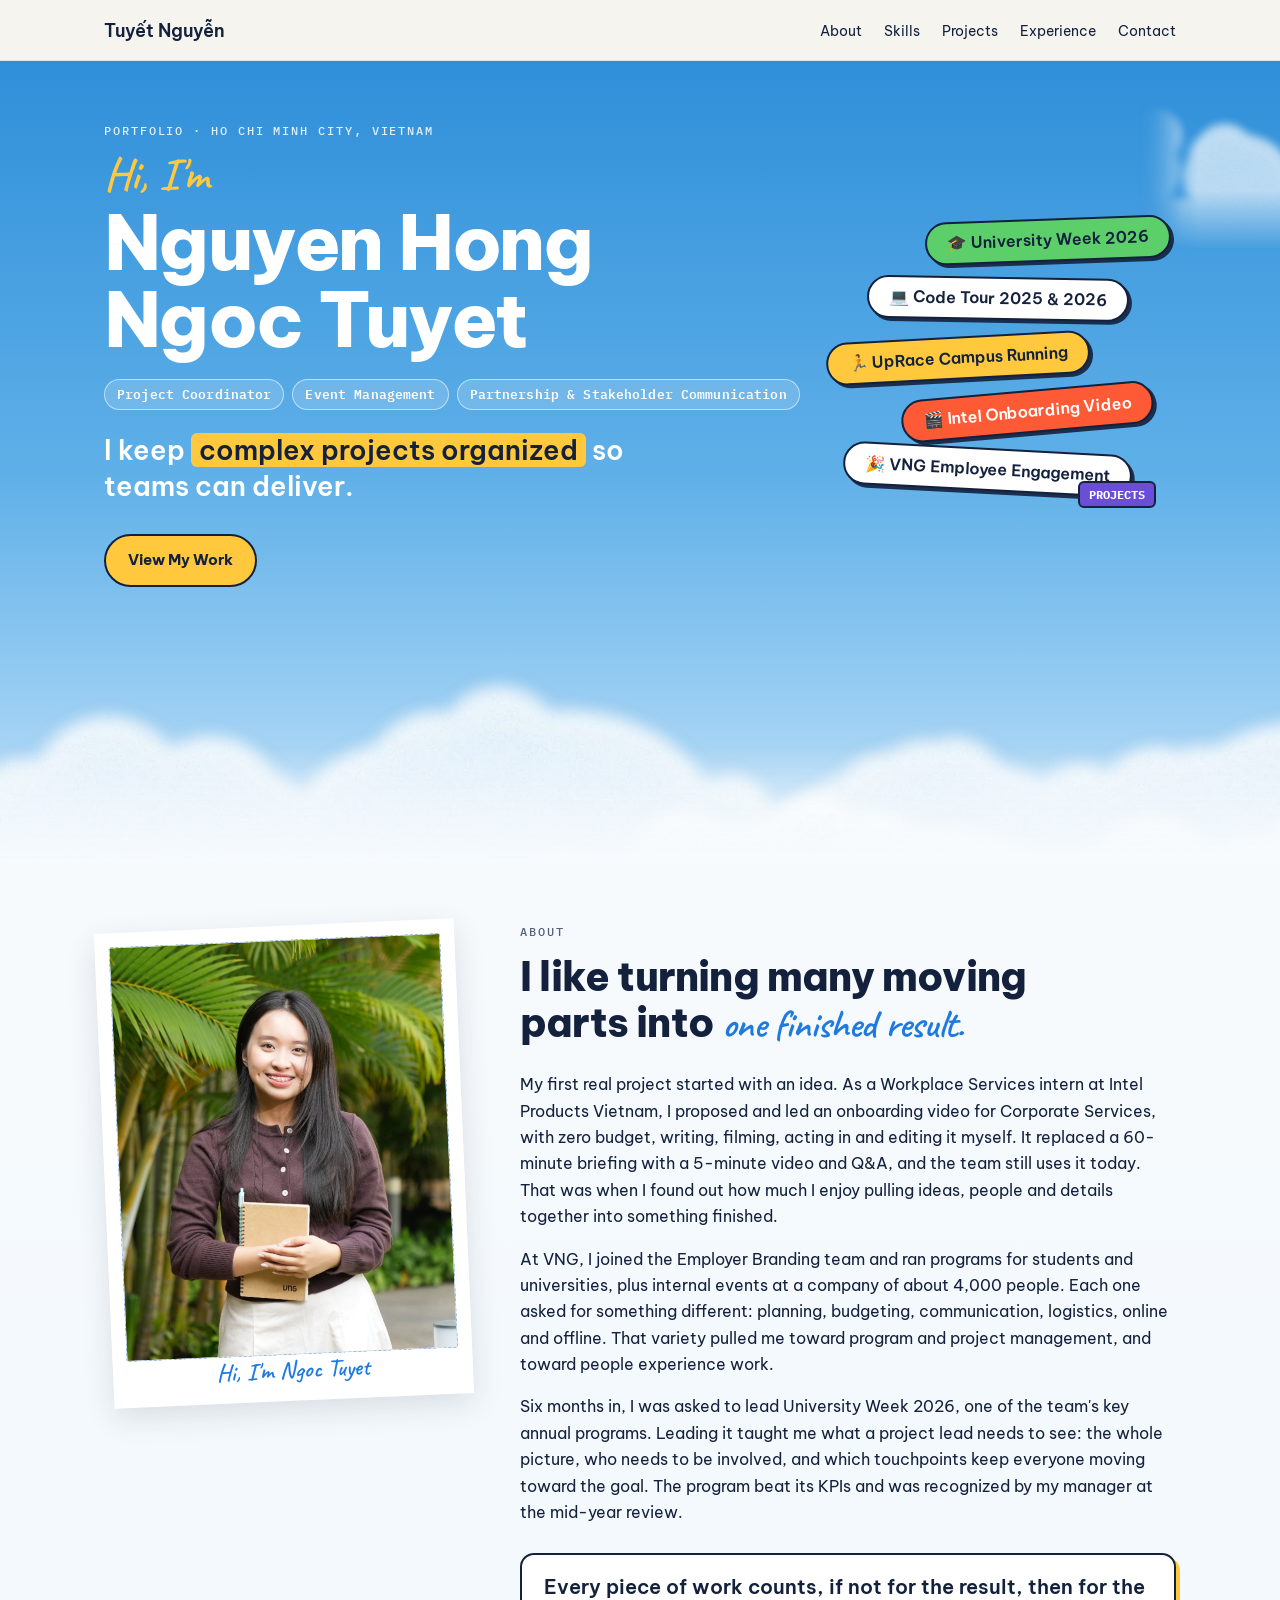
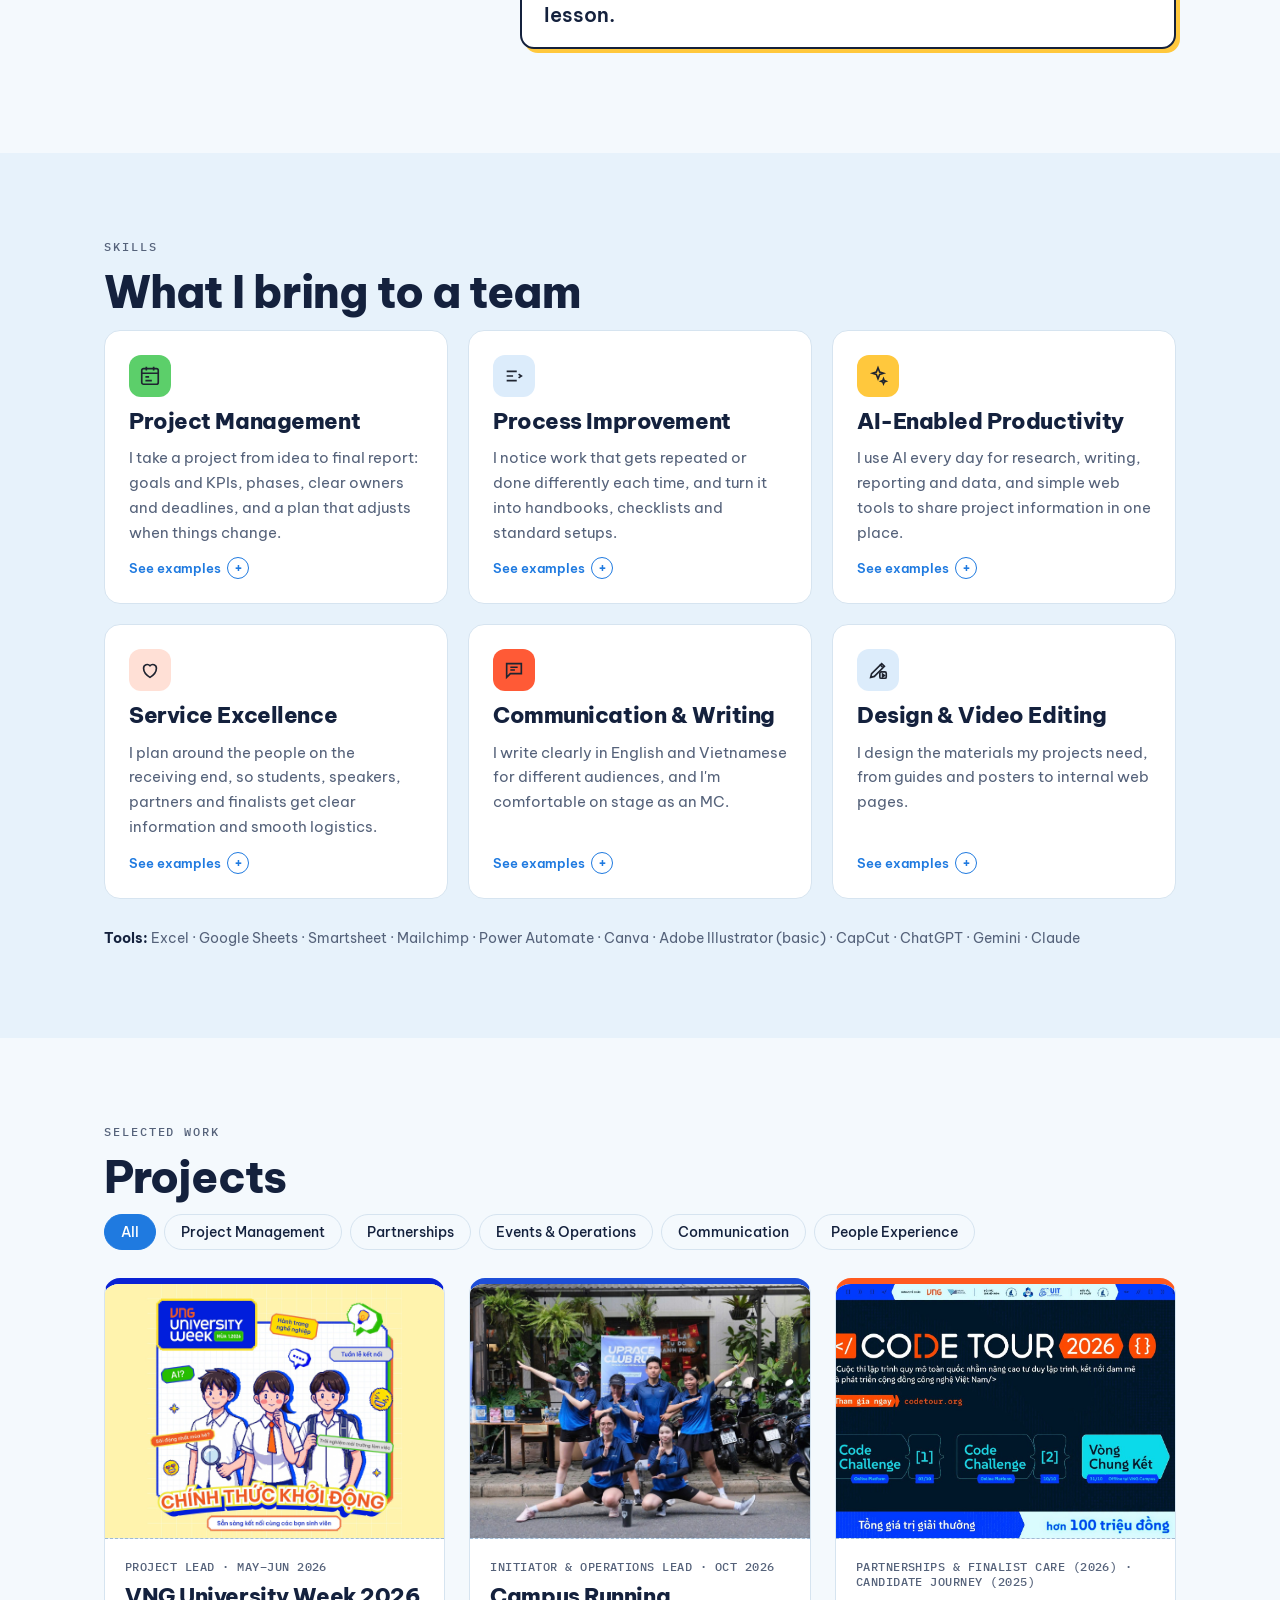
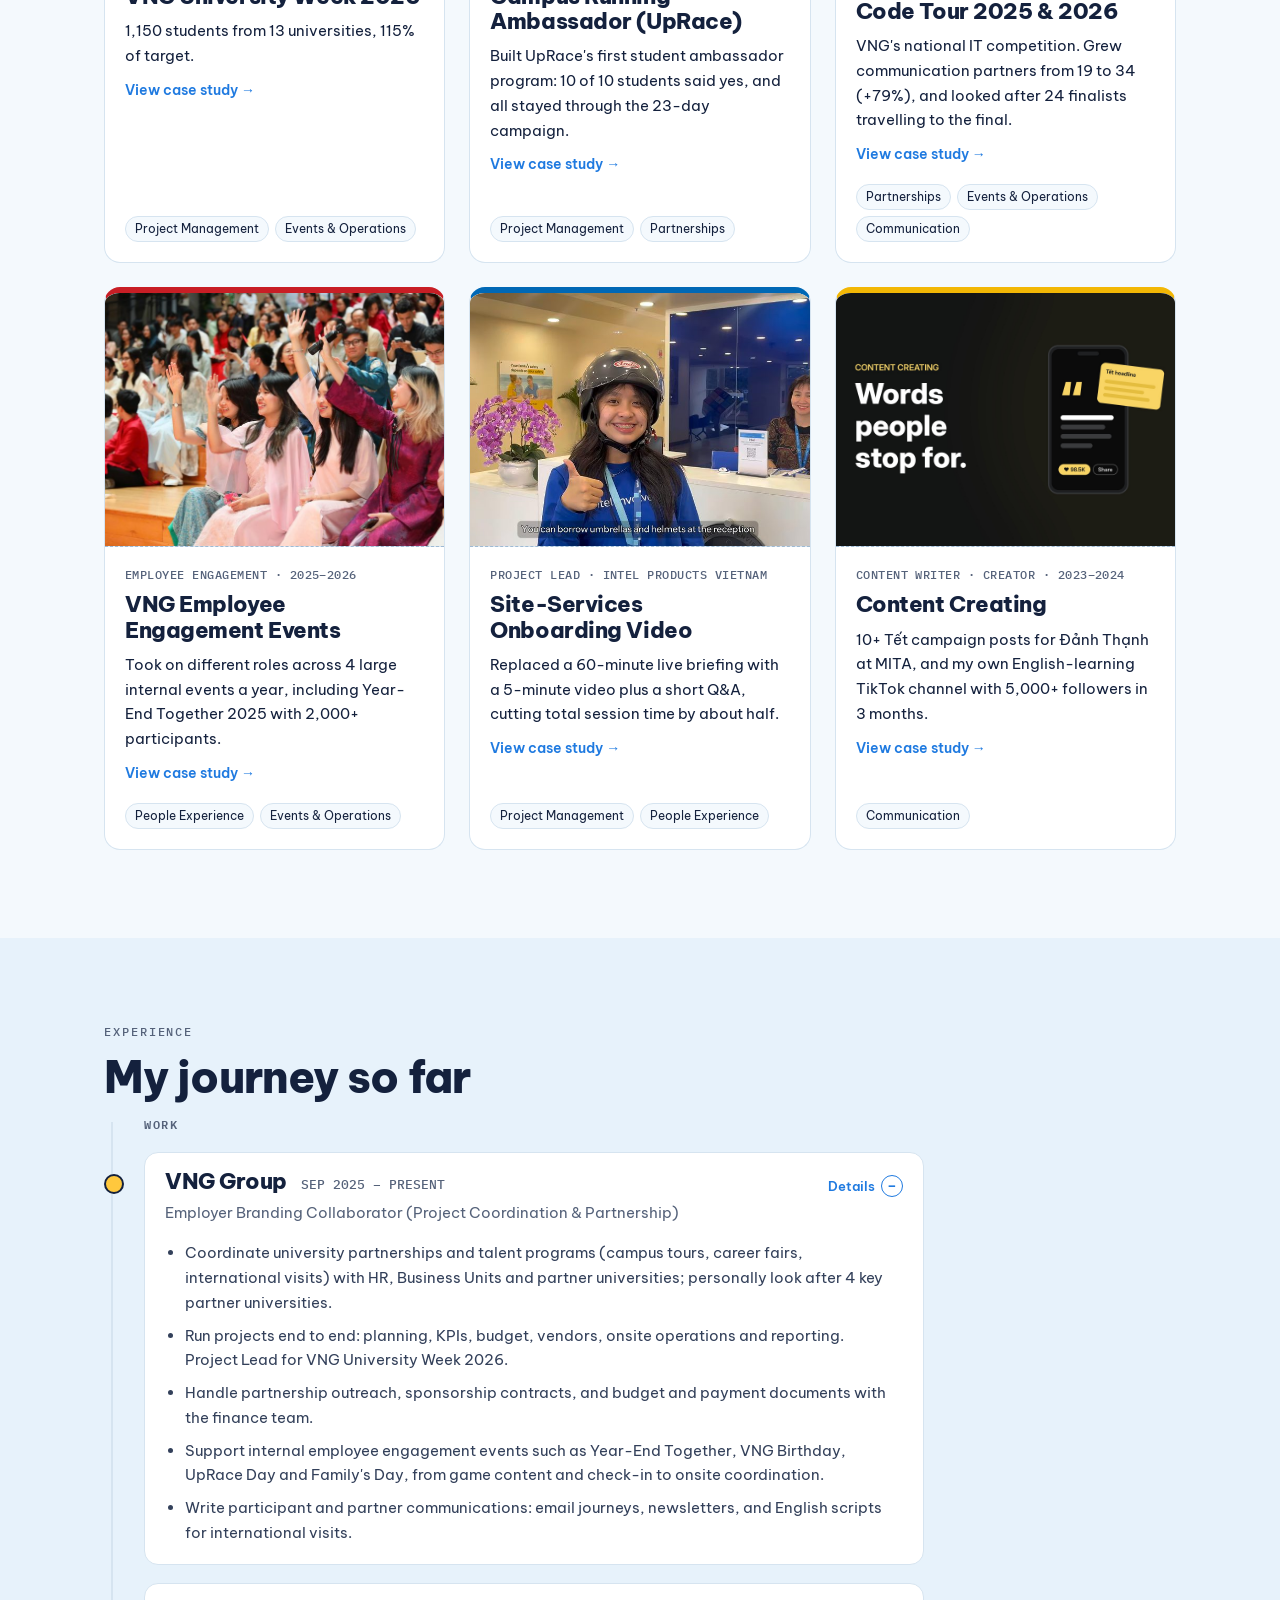
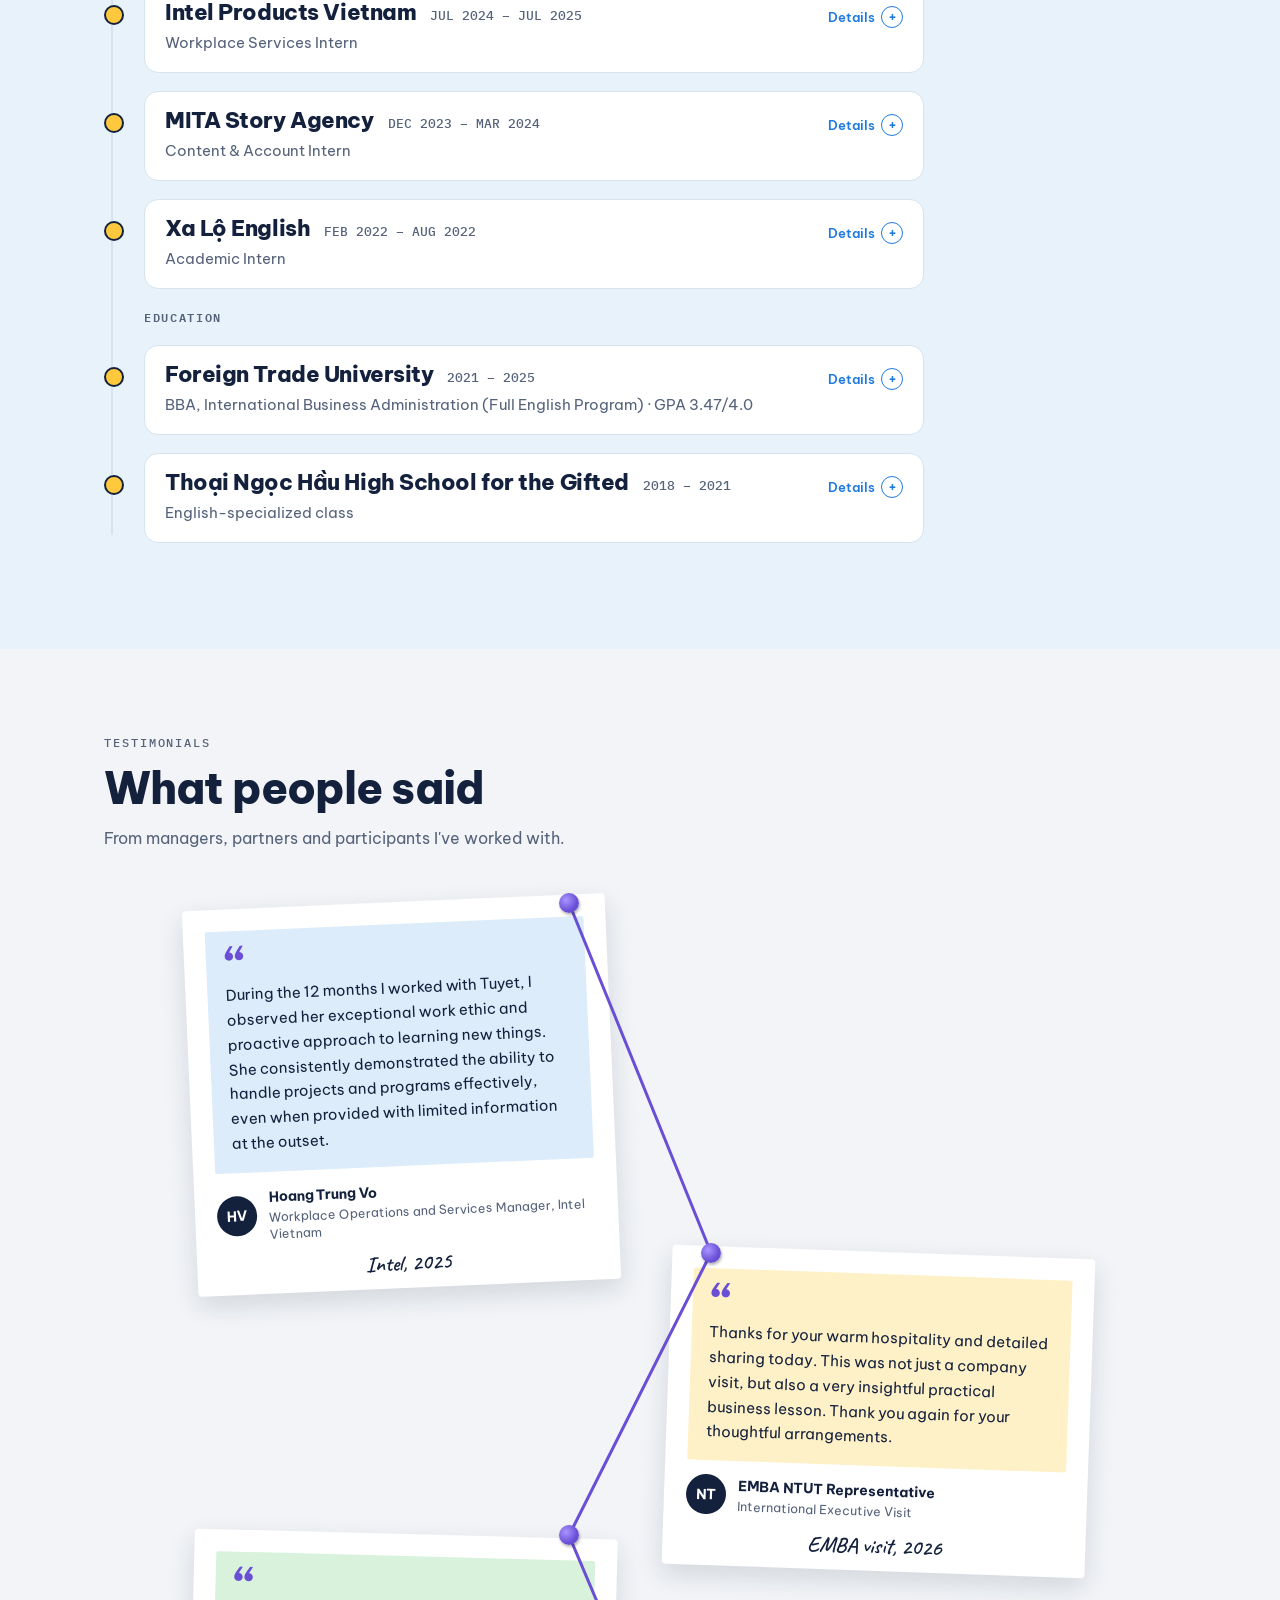
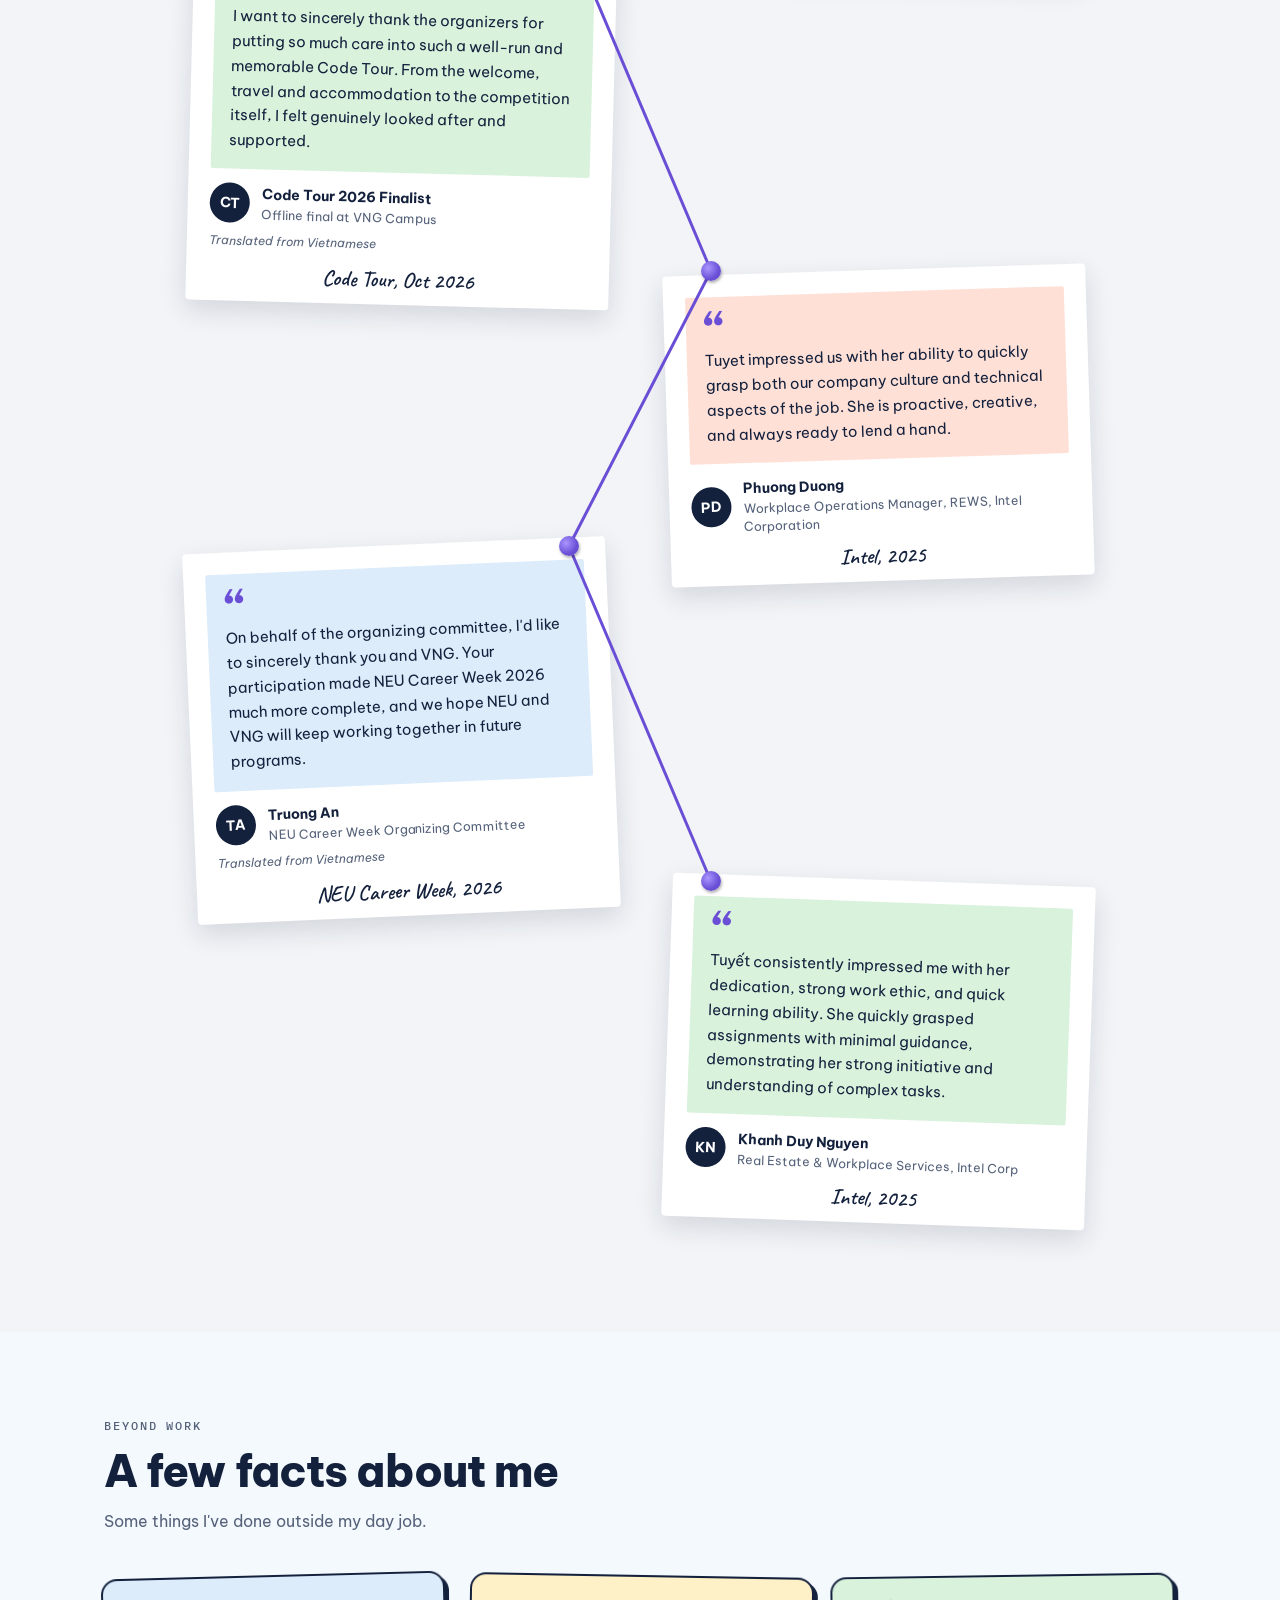
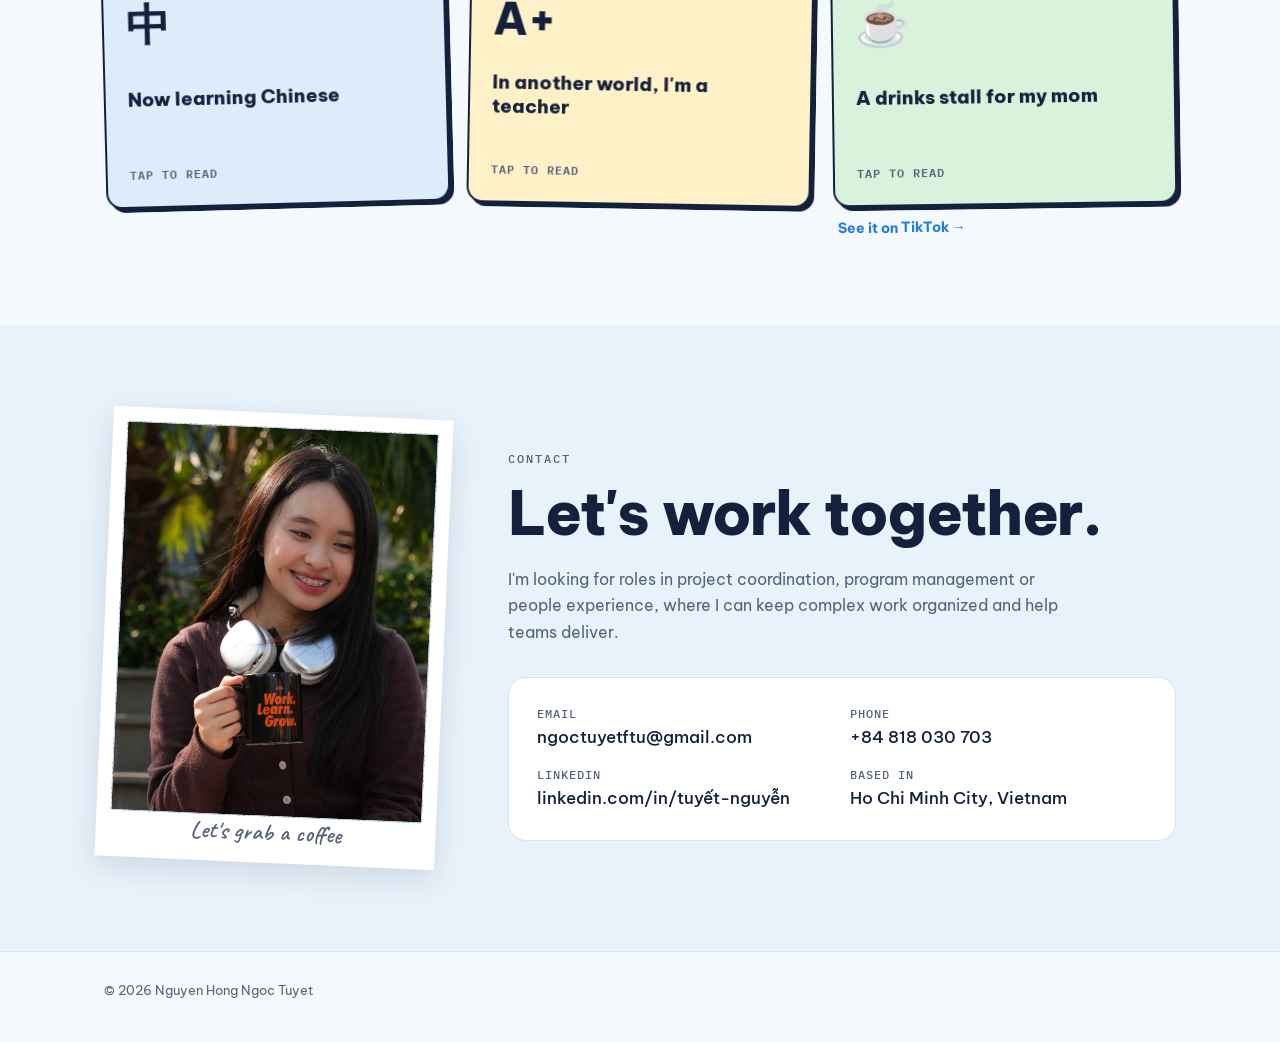
<file: index.html>
<!DOCTYPE html>
<html lang="en">
<head>
<meta charset="utf-8">
<meta name="viewport" content="width=device-width, initial-scale=1">
<title>Tuyet Nguyen Portfolio</title>
<meta name="description" content="Portfolio of Nguyen Hong Ngoc Tuyet, Project Coordinator in Ho Chi Minh City: event management, university partnerships and stakeholder communication.">
<link rel="preconnect" href="https://fonts.googleapis.com">
<link rel="preconnect" href="https://fonts.gstatic.com" crossorigin>
<link href="https://fonts.googleapis.com/css2?family=Be+Vietnam+Pro:wght@400;500;600&family=Caveat:wght@600&family=Fraunces:opsz,wght@9..144,400;9..144,500;9..144,600&family=IBM+Plex+Mono:wght@500&display=swap" rel="stylesheet">
<link rel="stylesheet" href="style.css?v=3">
</head>
<body class="home">


<nav class="nav" aria-label="Main">
  <div class="wrap">
    <a class="brand" href="#top">Tuyết Nguyễn</a>
    <button class="menu-btn" id="menu-btn" aria-expanded="false" aria-controls="menu">Menu</button>
    <ul id="menu">
      <li><a href="#about">About</a></li>
      <li><a href="#skills">Skills</a></li>
      <li><a href="#projects">Projects</a></li>
      <li><a href="#journey">Experience</a></li>
      <li><a href="#contact">Contact</a></li>
    </ul>
  </div>
</nav>

<header class="hero" id="top">
  <div class="wrap hero-wrap">
    <div class="hero-grid">
      <div>
        <p class="eyebrow">Portfolio · Ho Chi Minh City, Vietnam</p>
        <h1><span class="hand">Hi, I'm</span>Nguyen Hong Ngoc Tuyet</h1>
        <p class="headline"><span>Project Coordinator</span><span>Event Management</span><span>Partnership &amp; Stakeholder Communication</span></p>
        <p class="tagline">I keep <em>complex projects organized</em> so teams can deliver.</p>
        <div class="btns">
          <a class="btn btn-solid" href="#projects">View My Work</a>
        </div>
      </div>
      <div class="stickers" aria-label="Projects I've worked on">
        <span class="spark" style="top:4px;right:18%" aria-hidden="true">✦</span>
        <a class="pill" href="uniweek.html">🎓 University Week 2026</a>
        <a class="pill" href="codetour.html">💻 Code Tour 2025 &amp; 2026</a>
        <a class="pill" href="uprace.html">🏃 UpRace Campus Running</a>
        <a class="pill" href="intel-video.html">🎬 Intel Onboarding Video</a>
        <a class="pill" href="engagement.html">🎉 VNG Employee Engagement</a>
        <span class="badge" style="bottom:-6px;right:6%">PROJECTS</span>
      </div>
    </div>
  </div>
  <div class="sky" aria-hidden="true">
    <img class="puff puff-r" src="images/cloud-puff.webp" alt="">
    <img class="bank bank-back" src="images/clouds-back.webp" alt="">
    <img class="bank bank-front" src="images/clouds-front.webp" alt="">
  </div>
</header>

<section id="about" class="after-sky">
  <div class="wrap about-grid">
    <div class="polaroid">
      <div class="ph"><img src="images/profile.jpg" alt="Portrait of Tuyet" onerror="this.remove()"></div>
      <p class="cap hand">Hi, I'm Ngoc Tuyet</p>
    </div>
    <div class="about-copy">
      <p class="eyebrow">About</p>
      <h2>I like turning many moving parts into <span class="hand">one finished result.</span></h2>
      <p>My first real project started with an idea. As a Workplace Services intern at Intel Products Vietnam, I proposed and led an onboarding video for Corporate Services, with zero budget, writing, filming, acting in and editing it myself. It replaced a 60-minute briefing with a 5-minute video and Q&amp;A, and the team still uses it today. That was when I found out how much I enjoy pulling ideas, people and details together into something finished.</p>
      <p>At VNG, I joined the Employer Branding team and ran programs for students and universities, plus internal events at a company of about 4,000 people. Each one asked for something different: planning, budgeting, communication, logistics, online and offline. That variety pulled me toward program and project management, and toward people experience work.</p>
      <p>Six months in, I was asked to lead University Week 2026, one of the team's key annual programs. Leading it taught me what a project lead needs to see: the whole picture, who needs to be involved, and which touchpoints keep everyone moving toward the goal. The program beat its KPIs and was recognized by my manager at the mid-year review.</p>
      <p class="philosophy">Every piece of work counts, if not for the result, then for the lesson.</p>
    </div>
  </div>
</section>

<section id="skills" style="background:#e7f2fb">
  <div class="wrap">
    <p class="eyebrow">Skills</p>
    <h2 class="section-title">What I bring to a team</h2>
    <div class="skills-grid">
      <details class="skill">
        <summary>
          <div class="ic" aria-hidden="true"><svg width="22" height="22" viewBox="0 0 24 24" fill="none" stroke="#1f2430" stroke-width="1.8"><rect x="3" y="4" width="18" height="17" rx="2"/><path d="M3 9h18M8 2v4M16 2v4M7 13h4M7 17h7"/></svg></div>
          <h3>Project Management</h3>
          <p>I take a project from idea to final report: goals and KPIs, phases, clear owners and deadlines, and a plan that adjusts when things change.</p>
          <span class="toggle">See examples</span>
        </summary>
        <ul>
          <li>Led University Week 2026 on a 6-phase roadmap</li>
          <li>Ran Code Tour 2026 partnership outreach and the UpRace Campus Running Ambassador pilot</li>
          <li>Consolidated budgets and payment documents with finance across VNG projects, including sponsorship contracts with partner universities</li>
        </ul>
      </details>
      <details class="skill">
        <summary>
          <div class="ic" aria-hidden="true"><svg width="22" height="22" viewBox="0 0 24 24" fill="none" stroke="#1f2430" stroke-width="1.8"><path d="M4 7h11M4 12h7M4 17h11"/><path d="M17 10l3 2-3 2"/></svg></div>
          <h3>Process Improvement</h3>
          <p>I notice work that gets repeated or done differently each time, and turn it into handbooks, checklists and standard setups.</p>
          <span class="toggle">See examples</span>
        </summary>
        <ul>
          <li>Built the PM Tour Handbook for University Week, now reused in later projects</li>
          <li>Drafted a KPI Dictionary with data owners from 4 Employer Branding teams</li>
          <li>Automated registrations in Smartsheet (Intel) and emails with Power Automate (Code Tour)</li>
        </ul>
      </details>
      <details class="skill">
        <summary>
          <div class="ic" aria-hidden="true"><svg width="22" height="22" viewBox="0 0 24 24" fill="none" stroke="#1f2430" stroke-width="1.8"><path d="M12 3l1.8 4.6L18 9l-4.2 1.4L12 15l-1.8-4.6L6 9l4.2-1.4z"/><path d="M18 15l.8 2 2 .8-2 .8-.8 2-.8-2-2-.8 2-.8z"/></svg></div>
          <h3>AI-Enabled Productivity</h3>
          <p>I use AI every day for research, writing, reporting and data, and simple web tools to share project information in one place.</p>
          <span class="toggle">See examples</span>
        </summary>
        <ul>
          <li>ChatGPT, Gemini, Claude and Claude Code, including post-event data analysis</li>
          <li>Built the University Week landing page and my project reports with HTML on GitHub</li>
          <li>Joined 8+ AI for Professionals sessions at VNG</li>
        </ul>
      </details>
      <details class="skill">
        <summary>
          <div class="ic" aria-hidden="true"><svg width="22" height="22" viewBox="0 0 24 24" fill="none" stroke="#1f2430" stroke-width="1.8"><path d="M12 20s-7-4.4-7-10a4 4 0 017-2.6A4 4 0 0119 10c0 5.6-7 10-7 10z"/></svg></div>
          <h3>Service Excellence</h3>
          <p>I plan around the people on the receiving end, so students, speakers, partners and finalists get clear information and smooth logistics.</p>
          <span class="toggle">See examples</span>
        </summary>
        <ul>
          <li>4.87/5 average satisfaction across 19 programs</li>
          <li>4.91/5 from University Week 2026 speakers</li>
          <li>Looked after 24 Code Tour finalists flying in from outside HCMC</li>
        </ul>
      </details>
      <details class="skill">
        <summary>
          <div class="ic" aria-hidden="true"><svg width="22" height="22" viewBox="0 0 24 24" fill="none" stroke="#1f2430" stroke-width="1.8"><path d="M4 5h16v11H8l-4 4z"/><path d="M8 9h8M8 12h5"/></svg></div>
          <h3>Communication &amp; Writing</h3>
          <p>I write clearly in English and Vietnamese for different audiences, and I'm comfortable on stage as an MC.</p>
          <span class="toggle">See examples</span>
        </summary>
        <ul>
          <li>44-email journey for 2,000+ Code Tour 2025 registrants</li>
          <li>EB Wrap-up Newsletter: 83% open rate across 35 partners and 3 student communities</li>
          <li>English tour and MC scripts for international visits and Quy Nhon University</li>
        </ul>
      </details>
      <details class="skill">
        <summary>
          <div class="ic" aria-hidden="true"><svg width="22" height="22" viewBox="0 0 24 24" fill="none" stroke="#1f2430" stroke-width="1.8"><path d="M4 20l4-1 11-11-3-3L5 16z"/><path d="M14 6l3 3"/><rect x="14" y="14" width="7" height="7" rx="1.5"/><path d="M17 16.5l2 1.5-2 1.5z" fill="#1f2430"/></svg></div>
          <h3>Design &amp; Video Editing</h3>
          <p>I design the materials my projects need, from guides and posters to internal web pages.</p>
          <span class="toggle">See examples</span>
        </summary>
        <ul>
          <li>Led the update and redesign of the 24-page Intel Site Guide 2025 for guests and expats</li>
          <li>Redesigned the Workplace Services SharePoint site at Intel</li>
          <li>Made event posters, guidelines and banners</li>
          <li>Produced and edited short TikTok videos for Life@VNG, VNG's company channel (<a href="https://www.tiktok.com/@lifeatvng/video/7655688537378950420">see one</a>), and the <a href="intel-video.html">Intel onboarding video</a></li>
          <li class="tool-tags"><span>Canva</span><span>Adobe Illustrator (basic)</span><span>CapCut</span></li>
        </ul>
        <div class="design-gallery"><figure><img src="images/design-siteguide-1.jpg" alt="Intel Site Guide 2025: cover" loading="lazy"><figcaption>Intel Site Guide 2025: cover</figcaption></figure><figure><img src="images/design-siteguide-3.jpg" alt="Intel Site Guide 2025: facilities page" loading="lazy"><figcaption>Intel Site Guide 2025: facilities page</figcaption></figure><figure><img src="images/design-sharepoint-2.jpg" alt="Workplace Services SharePoint redesign" loading="lazy"><figcaption>Workplace Services SharePoint redesign</figcaption></figure><figure><img src="images/design-sharepoint-3.jpg" alt="Workplace Services SharePoint: service tiles" loading="lazy"><figcaption>Workplace Services SharePoint: service tiles</figcaption></figure><figure><img src="images/design-sports.jpg" alt="Sports Hall reservation guidelines" loading="lazy"><figcaption>Sports Hall reservation guidelines</figcaption></figure><figure><img src="images/design-flea.jpg" alt="Flea Market 2024 poster" loading="lazy"><figcaption>Flea Market 2024 poster</figcaption></figure><figure><img src="images/design-safety.jpg" alt="Workplace safety banner" loading="lazy"><figcaption>Workplace safety banner</figcaption></figure><figure><img src="images/design-tet.jpg" alt="Lunar New Year 2025 greeting" loading="lazy"><figcaption>Lunar New Year 2025 greeting</figcaption></figure><figure><img src="images/design-summer.jpg" alt="Summer Champions social frame" loading="lazy"><figcaption>Summer Champions social frame</figcaption></figure></div>
      </details>
    </div>
    <p class="tools"><b>Tools:</b> Excel · Google Sheets · Smartsheet · Mailchimp · Power Automate · Canva · Adobe Illustrator (basic) · CapCut · ChatGPT · Gemini · Claude</p>
  </div>
</section>

<section id="projects">
  <div class="wrap">
    <p class="eyebrow">Selected work</p>
    <h2 class="section-title">Projects</h2>
    <div class="filters" role="group" aria-label="Filter projects">
      <button type="button" data-f="all" aria-pressed="true">All</button>
      <button type="button" data-f="pm" aria-pressed="false">Project Management</button>
      <button type="button" data-f="partner" aria-pressed="false">Partnerships</button>
      <button type="button" data-f="ops" aria-pressed="false">Events &amp; Operations</button>
      <button type="button" data-f="comms" aria-pressed="false">Communication</button>
      <button type="button" data-f="px" aria-pressed="false">People Experience</button>
    </div>
    <div class="grid" id="grid">
      <article class="card" data-theme="uniweek" data-c="pm ops">
        <div class="ph"><img src="images/uniweek-thumb.jpg" alt="VNG University Week 2026" onerror="this.remove()"></div>
        <div class="card-body">
          <p class="role">PROJECT LEAD · MAY–JUN 2026</p>
          <h3>VNG University Week 2026</h3>
          <p class="result">1,150 students from 13 universities, 115% of target.</p>
          <a class="more" href="uniweek.html">View case study →</a>
          <div class="cats"><span>Project Management</span><span>Events &amp; Operations</span></div>
        </div>
      </article>
      <article class="card" data-theme="uprace" data-c="pm partner">
        <div class="ph"><img src="images/uprace-thumb.jpg" alt="UpRace Campus Running Ambassador" onerror="this.remove()"></div>
        <div class="card-body">
          <p class="role">INITIATOR &amp; OPERATIONS LEAD · OCT 2026</p>
          <h3>Campus Running Ambassador (UpRace)</h3>
          <p class="result">Built UpRace's first student ambassador program: 10 of 10 students said yes, and all stayed through the 23-day campaign.</p>
          <a class="more" href="uprace.html">View case study →</a>
          <div class="cats"><span>Project Management</span><span>Partnerships</span></div>
        </div>
      </article>
      <article class="card" data-theme="codetour" data-c="partner ops comms">
        <div class="ph"><img src="images/codetour-thumb.jpg" alt="Code Tour" onerror="this.remove()"></div>
        <div class="card-body">
          <p class="role">PARTNERSHIPS &amp; FINALIST CARE (2026) · CANDIDATE JOURNEY (2025)</p>
          <h3>Code Tour 2025 &amp; 2026</h3>
          <p class="result">VNG's national IT competition. Grew communication partners from 19 to 34 (+79%), and looked after 24 finalists travelling to the final.</p>
          <a class="more" href="codetour.html">View case study →</a>
          <div class="cats"><span>Partnerships</span><span>Events &amp; Operations</span><span>Communication</span></div>
        </div>
      </article>
      <article class="card" data-theme="engagement" data-c="px ops">
        <div class="ph"><img src="images/engagement-thumb.jpg" alt="VNG employee engagement events" onerror="this.remove()"></div>
        <div class="card-body">
          <p class="role">EMPLOYEE ENGAGEMENT · 2025–2026</p>
          <h3>VNG Employee Engagement Events</h3>
          <p class="result">Took on different roles across 4 large internal events a year, including Year-End Together 2025 with 2,000+ participants.</p>
          <a class="more" href="engagement.html">View case study →</a>
          <div class="cats"><span>People Experience</span><span>Events &amp; Operations</span></div>
        </div>
      </article>
      <article class="card" data-theme="intel" data-c="pm comms px">
        <div class="ph"><img src="images/intel-thumb.jpg" alt="Intel onboarding video" onerror="this.remove()"></div>
        <div class="card-body">
          <p class="role">PROJECT LEAD · INTEL PRODUCTS VIETNAM</p>
          <h3>Site-Services Onboarding Video</h3>
          <p class="result">Replaced a 60-minute live briefing with a 5-minute video plus a short Q&amp;A, cutting total session time by about half.</p>
          <a class="more" href="intel-video.html">View case study →</a>
          <div class="cats"><span>Project Management</span><span>People Experience</span></div>
        </div>
      </article>
      <article class="card" data-theme="content" data-c="comms">
        <div class="ph"><img src="images/content-thumb.jpg" alt="Content creating: Tết campaign posts and TikTok posts" onerror="this.remove()"></div>
        <div class="card-body">
          <p class="role">CONTENT WRITER · CREATOR · 2023–2024</p>
          <h3>Content Creating</h3>
          <p class="result">10+ Tết campaign posts for Đảnh Thạnh at MITA, and my own English-learning TikTok channel with 5,000+ followers in 3 months.</p>
          <a class="more" href="content.html">View case study →</a>
          <div class="cats"><span>Communication</span></div>
        </div>
      </article>
    </div>
  </div>
</section>

<section id="journey" style="background:#e7f2fb">
  <div class="wrap">
    <p class="eyebrow">Experience</p>
    <h2 class="section-title">My journey so far</h2>
    <div class="timeline">
      <p class="tl-label">Work</p>
      <div class="org">
        <details open>
          <summary><span class="org-head"><h3>VNG Group</h3><span class="when">SEP 2025 – PRESENT</span><span class="title">Employer Branding Collaborator (Project Coordination &amp; Partnership)</span></span><span class="toggle">Details</span></summary>
          <ul class="duties"><li>Coordinate university partnerships and talent programs (campus tours, career fairs, international visits) with HR, Business Units and partner universities; personally look after 4 key partner universities.</li><li>Run projects end to end: planning, KPIs, budget, vendors, onsite operations and reporting. Project Lead for VNG University Week 2026.</li><li>Handle partnership outreach, sponsorship contracts, and budget and payment documents with the finance team.</li><li>Support internal employee engagement events such as Year-End Together, VNG Birthday, UpRace Day and Family's Day, from game content and check-in to onsite coordination.</li><li>Write participant and partner communications: email journeys, newsletters, and English scripts for international visits.</li></ul>
        </details>
      </div>
      <div class="org">
        <details>
          <summary><span class="org-head"><h3>Intel Products Vietnam</h3><span class="when">JUL 2024 – JUL 2025</span><span class="title">Workplace Services Intern</span></span><span class="toggle">Details</span></summary>
          <ul class="duties"><li>Supported corporate services operations: internal communications, employee services and administrative coordination.</li><li>Initiated and led the site-services onboarding video and the 24-page Intel Site Guide 2025 redesign.</li><li>Created 20+ communication materials and automated Smartsheet registrations and dashboards.</li></ul>
        </details>
      </div>
      <div class="org">
        <details>
          <summary><span class="org-head"><h3>MITA Story Agency</h3><span class="when">DEC 2023 – MAR 2024</span><span class="title">Content &amp; Account Intern</span></span><span class="toggle">Details</span></summary>
          <ul class="duties"><li>Supported client coordination and campaign execution, adapting communication materials in Vietnamese and English.</li><li>Wrote social media content that contributed to 20,000+ interactions across client campaigns.</li></ul>
        </details>
      </div>
      <div class="org">
        <details>
          <summary><span class="org-head"><h3>Xa Lộ English</h3><span class="when">FEB 2022 – AUG 2022</span><span class="title">Academic Intern</span></span><span class="toggle">Details</span></summary>
          <ul class="duties"><li>Monitored teaching quality and analyzed performance data to give structured feedback to internal teams.</li><li>Researched teaching strategies and organized 200+ learning resources.</li></ul>
        </details>
      </div>
      <p class="tl-label">Education</p>
      <div class="org">
        <details>
          <summary><span class="org-head"><h3>Foreign Trade University</h3><span class="when">2021 – 2025</span><span class="title">BBA, International Business Administration (Full English Program) · GPA 3.47/4.0</span></span><span class="toggle">Details</span></summary>
          <ul class="duties"><li>University entrance score: 27.95. Scored 9.5/10 in Literature, in the top 0.1% nationwide.</li><li>Second Place, FTU Hanoi &amp; HCMC Scientific Research Competition (2023).</li></ul>
        </details>
      </div>
      <div class="org">
        <details>
          <summary><span class="org-head"><h3>Thoại Ngọc Hầu High School for the Gifted</h3><span class="when">2018 – 2021</span><span class="title">English-specialized class</span></span><span class="toggle">Details</span></summary>
          <ul class="duties"><li>Studied in the English-specialized class; IELTS 7.0 (2021).</li></ul>
        </details>
      </div>
    </div>
  </div>
</section>

<section class="quotes" id="testimonials" style="background:#f2f4f7">
    <div class="wrap">
    <p class="eyebrow">Testimonials</p>
    <h2 class="section-title">What people said</h2>
    <p class="section-lead">From managers, partners and participants I've worked with.</p>
    <div class="board" id="board">
      <svg class="string" aria-hidden="true"><polyline id="string-line" points=""/></svg>
      <div class="slot">
        <span class="pinhead" aria-hidden="true"></span>
        <figure class="q">
          <div class="inner"><blockquote>During the 12 months I worked with Tuyet, I observed her exceptional work ethic and proactive approach to learning new things. She consistently demonstrated the ability to handle projects and programs effectively, even when provided with limited information at the outset.</blockquote></div>
          <figcaption class="who"><span class="avatar">HV</span><span><b>Hoang Trung Vo</b><small>Workplace Operations and Services Manager, Intel Vietnam</small></span></figcaption>
          
          <p class="caption">Intel, 2025</p>
        </figure>
      </div>
      <div class="slot">
        <span class="pinhead" aria-hidden="true"></span>
        <figure class="q">
          <div class="inner"><blockquote>Thanks for your warm hospitality and detailed sharing today. This was not just a company visit, but also a very insightful practical business lesson. Thank you again for your thoughtful arrangements.</blockquote></div>
          <figcaption class="who"><span class="avatar">NT</span><span><b>EMBA NTUT Representative</b><small>International Executive Visit</small></span></figcaption>
          
          <p class="caption">EMBA visit, 2026</p>
        </figure>
      </div>
      <div class="slot">
        <span class="pinhead" aria-hidden="true"></span>
        <figure class="q">
          <div class="inner"><blockquote>I want to sincerely thank the organizers for putting so much care into such a well-run and memorable Code Tour. From the welcome, travel and accommodation to the competition itself, I felt genuinely looked after and supported.</blockquote></div>
          <figcaption class="who"><span class="avatar">CT</span><span><b>Code Tour 2026 Finalist</b><small>Offline final at VNG Campus</small></span></figcaption>
          <p class="note">Translated from Vietnamese</p>
          <p class="caption">Code Tour, Oct 2026</p>
        </figure>
      </div>
      <div class="slot">
        <span class="pinhead" aria-hidden="true"></span>
        <figure class="q">
          <div class="inner"><blockquote>Tuyet impressed us with her ability to quickly grasp both our company culture and technical aspects of the job. She is proactive, creative, and always ready to lend a hand.</blockquote></div>
          <figcaption class="who"><span class="avatar">PD</span><span><b>Phuong Duong</b><small>Workplace Operations Manager, REWS, Intel Corporation</small></span></figcaption>
          
          <p class="caption">Intel, 2025</p>
        </figure>
        
      </div>
      <div class="slot">
        <span class="pinhead" aria-hidden="true"></span>
        <figure class="q">
          <div class="inner"><blockquote>On behalf of the organizing committee, I'd like to sincerely thank you and VNG. Your participation made NEU Career Week 2026 much more complete, and we hope NEU and VNG will keep working together in future programs.</blockquote></div>
          <figcaption class="who"><span class="avatar">TA</span><span><b>Truong An</b><small>NEU Career Week Organizing Committee</small></span></figcaption>
          <p class="note">Translated from Vietnamese</p>
          <p class="caption">NEU Career Week, 2026</p>
        </figure>
      </div>
      <div class="slot">
        <span class="pinhead" aria-hidden="true"></span>
        <figure class="q">
          <div class="inner"><blockquote>Tuyết consistently impressed me with her dedication, strong work ethic, and quick learning ability. She quickly grasped assignments with minimal guidance, demonstrating her strong initiative and understanding of complex tasks.</blockquote></div>
          <figcaption class="who"><span class="avatar">KN</span><span><b>Khanh Duy Nguyen</b><small>Real Estate &amp; Workplace Services, Intel Corp</small></span></figcaption>
          
          <p class="caption">Intel, 2025</p>
        </figure>
        
      </div>
    </div>
  </div>
</section>

<section id="facts">
  <div class="wrap">
    <p class="eyebrow">Beyond work</p>
    <h2 class="section-title">A few facts about me</h2>
    <p class="section-lead">Some things I've done outside my day job.</p>
    <ul class="facts">
      <li class="flip">
        <button class="flip-inner" type="button" aria-expanded="false" aria-controls="fact-0">
          <span class="face front"><span class="fact-ic" aria-hidden="true">中</span><b>Now learning Chinese</b><small>Tap to read</small></span>
          <span class="face back" id="fact-0"><b>Now learning Chinese</b><span>I'm learning Chinese and just finished an HSK3 course. It's honestly hard, but it's also really interesting.</span></span>
        </button>
        
      </li>
      <li class="flip">
        <button class="flip-inner" type="button" aria-expanded="false" aria-controls="fact-1">
          <span class="face front"><span class="fact-ic" aria-hidden="true">A+</span><b>In another world, I'm a teacher</b><small>Tap to read</small></span>
          <span class="face back" id="fact-1"><b>In another world, I'm a teacher</b><span>At Pacific Links English Day, I spoke to 40 students aged 14–18 about what they need to prepare for university in the AI era.</span></span>
        </button>
        
      </li>
      <li class="flip">
        <button class="flip-inner" type="button" aria-expanded="false" aria-controls="fact-2">
          <span class="face front"><span class="fact-ic" aria-hidden="true">☕</span><b>A drinks stall for my mom</b><small>Tap to read</small></span>
          <span class="face back" id="fact-2"><b>A drinks stall for my mom</b><span>Because I love hands-on work, I set up a small drinks stall for my mom and got it up and running.</span></span>
        </button>
        <a class="fact-link" href="https://www.tiktok.com/@bacxiuquynhgiao/video/7518297441737641224">See it on TikTok →</a>
      </li>
    </ul>
  </div>
</section>

<section class="contact" id="contact" style="background:#e7f2fb">
  <div class="wrap contact-grid">
    <div class="polaroid contact-photo">
      <div class="ph"><img src="images/contact.jpg" alt="Tuyet smiling with a Work. Learn. Grow. mug" onerror="this.remove()"></div>
      <p class="cap hand">Let's grab a coffee</p>
    </div>
    <div>
      <p class="eyebrow">Contact</p>
      <h2>Let's work together.</h2>
      <p>I'm looking for roles in project coordination, program management or people experience, where I can keep complex work organized and help teams deliver.</p>

      <div class="contact-card">
      <div><small>Email</small><a href="mailto:ngoctuyetftu@gmail.com">ngoctuyetftu@gmail.com</a></div>
      <div><small>Phone</small><a href="tel:+84818030703">+84 818 030 703</a></div>
      <div><small>LinkedIn</small><a href="https://www.linkedin.com/in/tuy%E1%BA%BFt-nguy%E1%BB%85n-3ab452274">linkedin.com/in/tuyết-nguyễn</a></div>
      <div><small>Based in</small><span>Ho Chi Minh City, Vietnam</span></div>
    </div>
    </div>
  </div>
</section>

<footer><div class="wrap">© 2026 Nguyen Hong Ngoc Tuyet</div></footer>

<script>
  const btn = document.getElementById('menu-btn'), menu = document.getElementById('menu');
  btn.addEventListener('click', () => {
    const open = menu.classList.toggle('open');
    btn.setAttribute('aria-expanded', open);
  });
  menu.addEventListener('click', e => { if (e.target.tagName === 'A') { menu.classList.remove('open'); btn.setAttribute('aria-expanded', false); } });
  const filters = document.querySelectorAll('.filters button');
  filters.forEach(b => b.addEventListener('click', () => {
    filters.forEach(x => x.setAttribute('aria-pressed', x === b));
    const f = b.dataset.f;
    document.querySelectorAll('#grid .card').forEach(c => { c.hidden = f !== 'all' && !c.dataset.c.split(' ').includes(f); });
  }));
  function drawString() {
    const board = document.getElementById('board'), line = document.getElementById('string-line');
    const box = board.getBoundingClientRect();
    const pts = [...board.querySelectorAll('.pinhead')].map(p => {
      const r = p.getBoundingClientRect();
      return `${r.left - box.left + r.width / 2},${r.top - box.top + r.height / 2}`;
    });
    line.setAttribute('points', pts.join(' '));
  }
  drawString();
  window.addEventListener('resize', drawString);
  window.addEventListener('load', drawString);
  if (document.fonts) document.fonts.ready.then(drawString);
</script>
<script src="site.js?v=3" defer></script>
</body>
</html>
</file>
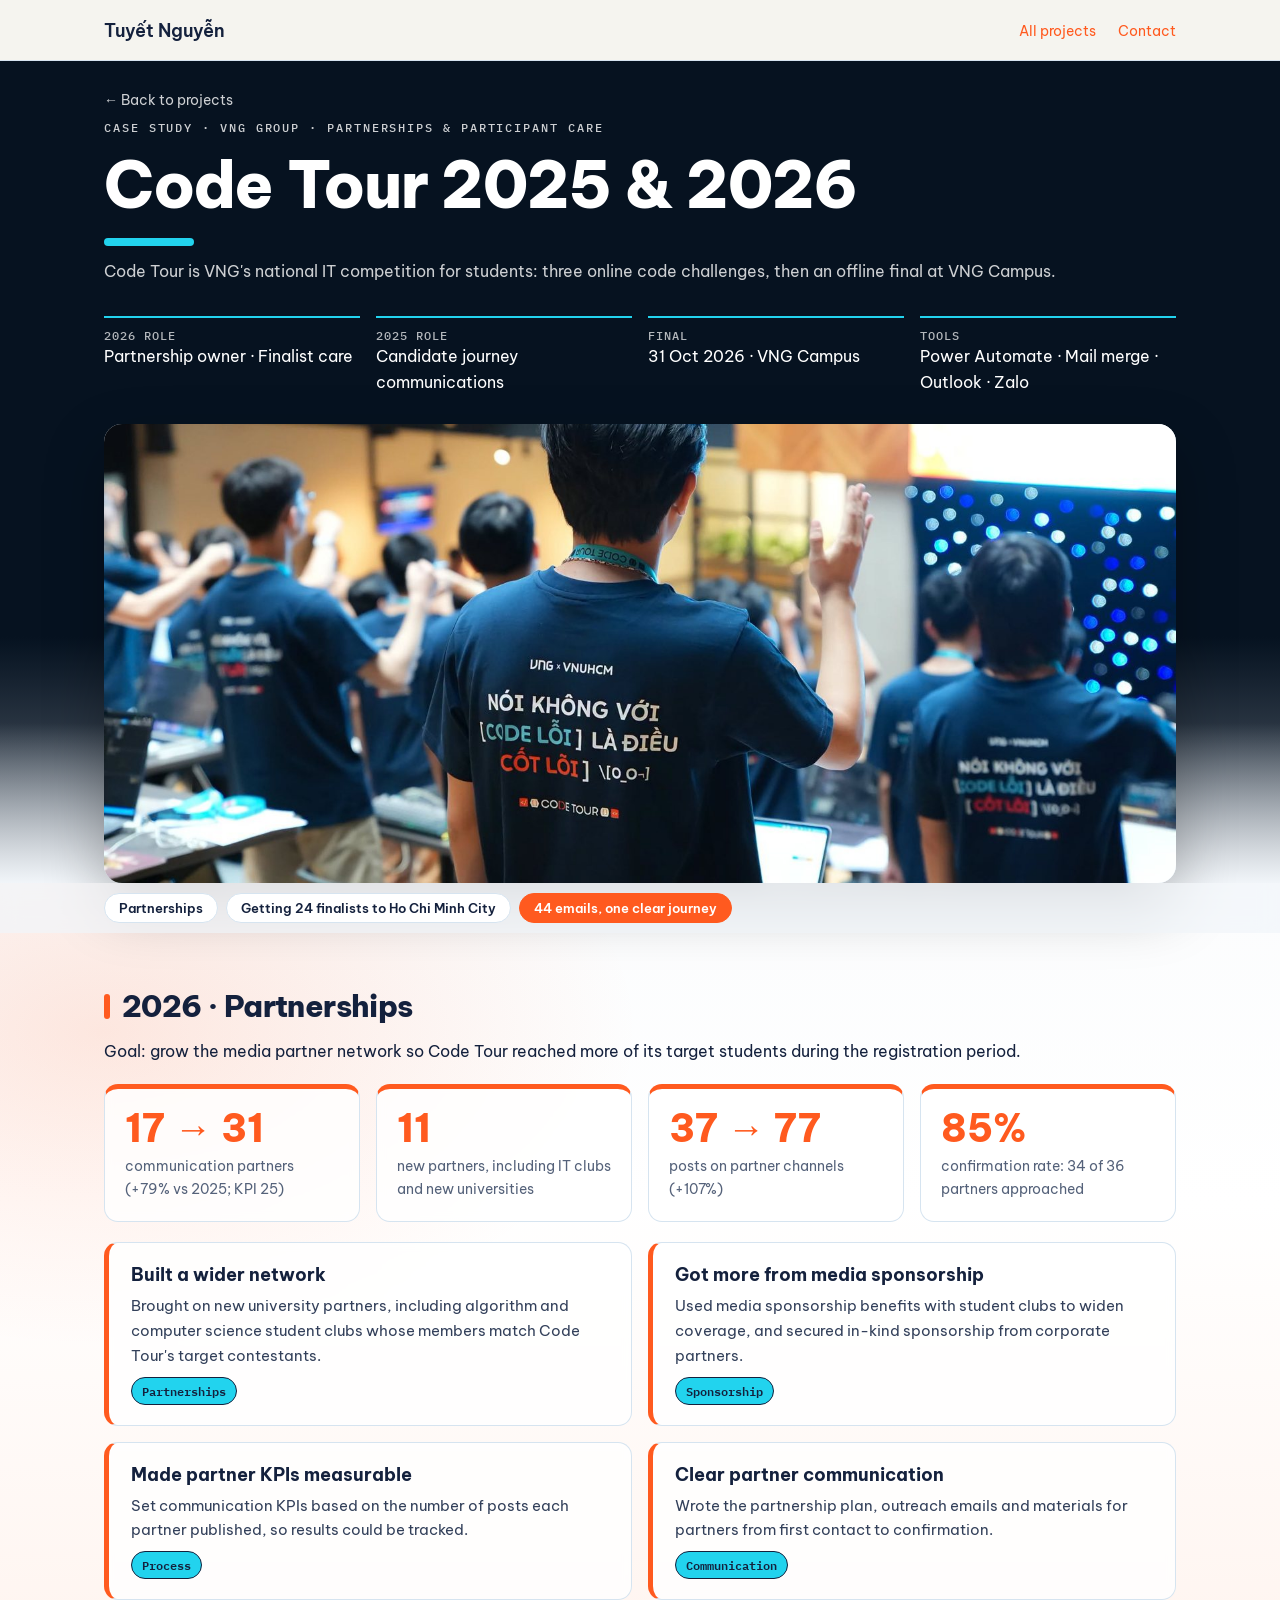
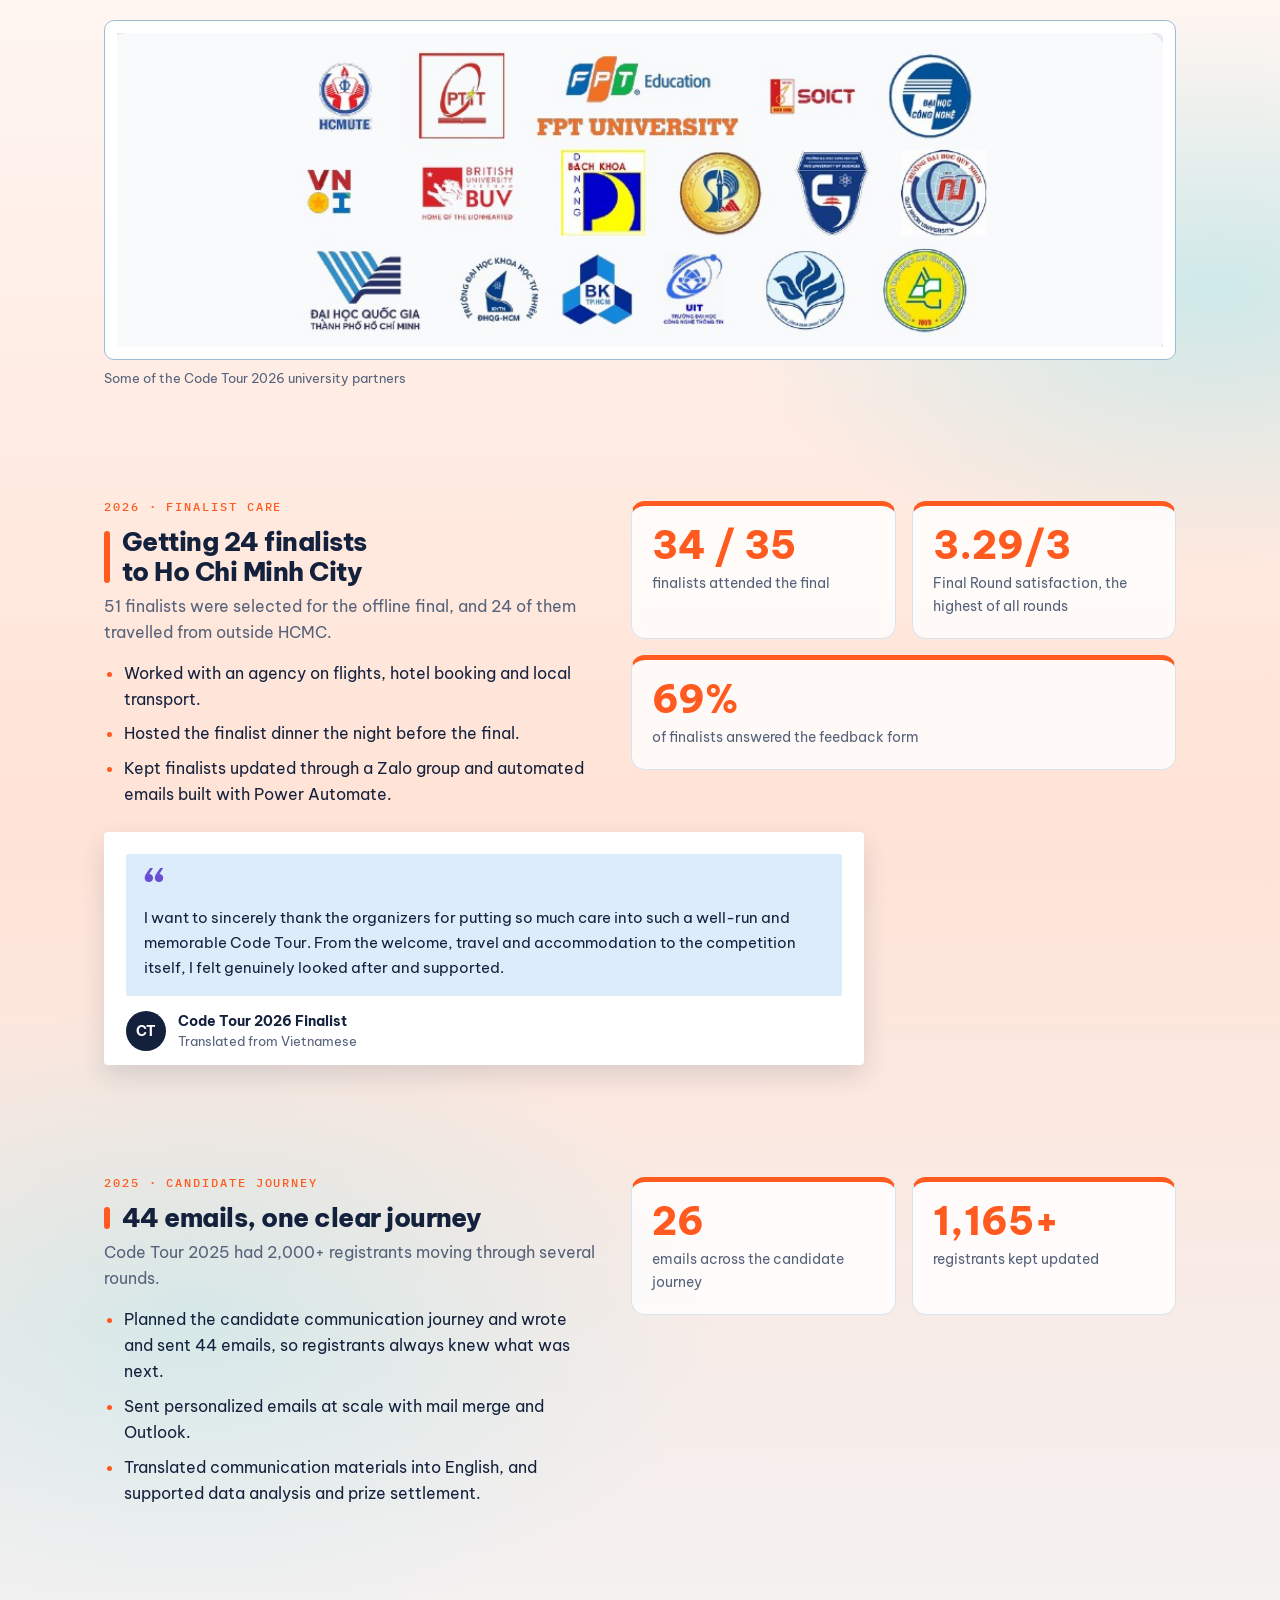
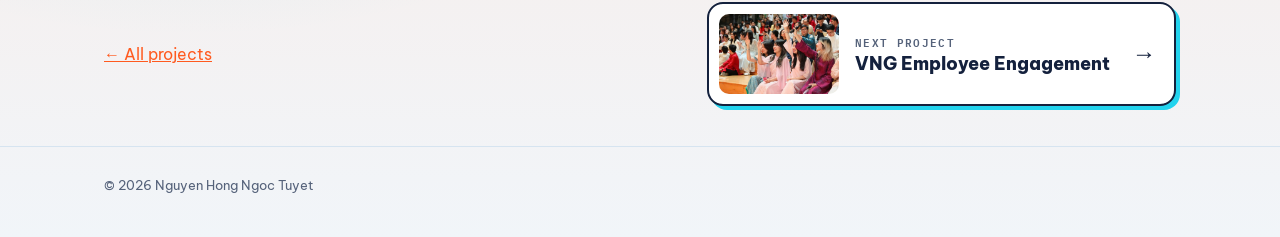
<file: codetour.html>
<!DOCTYPE html>
<html lang="en">
<head>
<meta charset="utf-8">
<meta name="viewport" content="width=device-width, initial-scale=1">
<title>Code Tour Case Study</title>
<meta name="description" content="Case study: Code Tour 2025 and 2026, VNG's national IT competition. Partnerships, finalist care and candidate communications by Nguyen Hong Ngoc Tuyet.">
<link rel="preconnect" href="https://fonts.googleapis.com">
<link rel="preconnect" href="https://fonts.gstatic.com" crossorigin>
<link href="https://fonts.googleapis.com/css2?family=Be+Vietnam+Pro:wght@400;500;600;700;800&family=Caveat:wght@600&family=IBM+Plex+Mono:wght@500;600&display=swap" rel="stylesheet">
<link rel="stylesheet" href="style.css?v=3">
</head>
<body class="cs theme-codetour">

<nav class="nav" aria-label="Main">
  <div class="wrap">
    <a class="brand" href="index.html">Tuyết Nguyễn</a>
    <ul><li><a href="index.html#projects">All projects</a></li><li><a href="index.html#contact">Contact</a></li></ul>
  </div>
</nav>

<header class="cs-hero">
  <div class="wrap">
    <a class="back" href="index.html#projects">← Back to projects</a>
    <p class="eyebrow">Case study · VNG Group · Partnerships &amp; participant care</p>
    <h1 class="section-title" style="font-size:clamp(36px,6vw,64px)">Code Tour 2025 &amp; 2026</h1>
    <p class="section-lead" style="margin-bottom:0">Code Tour is VNG's national IT competition for students: three online code challenges, then an offline final at VNG Campus.</p>
    <div class="cs-meta">
      <div><small>2026 role</small>Partnership owner · Finalist care</div>
      <div><small>2025 role</small>Candidate journey communications</div>
      <div><small>Final</small>31 Oct 2026 · VNG Campus</div>
      <div><small>Tools</small>Power Automate · Mail merge · Outlook · Zalo</div>
    </div>
    <div class="ph"><img src="images/codetour-hero.jpg" alt="Code Tour 2026 offline final at VNG Campus" onerror="this.remove()"></div>
  </div>
</header>

<main class="wrap">
  <section class="cs-section">
    <div class="prose"><h2>2026 · Partnerships</h2><p style="margin-bottom:20px">Goal: grow the media partner network so Code Tour reached more of its target students during the registration period.</p></div>
    <div class="nums four">
      <div class="num"><b>19 → 34</b><span>communication partners (+79% vs 2025; KPI 25)</span></div>
      <div class="num"><b>12</b><span>new partners, including IT clubs and new universities</span></div>
      <div class="num"><b>41 → 85</b><span>posts on partner channels (+107%)</span></div>
      <div class="num"><b>94%</b><span>confirmation rate: 34 of 36 partners approached</span></div>
    </div>
    <div class="learn" style="margin-top:20px">
      <div><h4>Built a wider network</h4><p>Brought on new university partners, including algorithm and computer science student clubs whose members match Code Tour's target contestants.</p><span>Partnerships</span></div>
      <div><h4>Got more from media sponsorship</h4><p>Used media sponsorship benefits with student clubs to widen coverage, and secured in-kind sponsorship from corporate partners.</p><span>Sponsorship</span></div>
      <div><h4>Made partner KPIs measurable</h4><p>Set communication KPIs based on the number of posts each partner published, so results could be tracked.</p><span>Process</span></div>
      <div><h4>Clear partner communication</h4><p>Wrote the partnership plan, outreach emails and materials for partners from first contact to confirmation.</p><span>Communication</span></div>
    </div>
    <figure class="wide-fig"><div class="ph" style="aspect-ratio:auto;background:#fff;border-style:solid"><img src="images/codetour-partners.jpg" alt="Logos of Code Tour 2026 university partners" style="position:static;object-fit:contain" onerror="this.remove()"></div><figcaption>Some of the Code Tour 2026 university partners</figcaption></figure>
  </section>

  <section class="cs-section">
    <div class="event">
      <div>
        <p class="eyebrow">2026 · Finalist care</p>
        <h3>Getting 24 finalists to Ho Chi Minh City</h3>
        <p class="muted">51 finalists were selected for the offline final, and 24 of them travelled from outside HCMC.</p>
        <ul>
          <li>Worked with an agency on flights, hotel booking and local transport.</li>
          <li>Hosted the finalist dinner the night before the final.</li>
          <li>Kept finalists updated through a Zalo group and automated emails built with Power Automate.</li>
        </ul>
      </div>
      <div class="nums" style="grid-template-columns:1fr 1fr">
        <div class="num"><b>50 / 51</b><span>finalists attended the final</span></div>
        <div class="num"><b>4.79/5</b><span>Final Round satisfaction, the highest of all rounds</span></div>
        <div class="num" style="grid-column:span 2"><b>100%</b><span>of finalists answered the feedback form</span></div>
      </div>
    </div>
    <figure class="q" style="margin-top:24px;max-width:760px">
      <div class="inner" style="background:var(--sky)"><blockquote>I want to sincerely thank the organizers for putting so much care into such a well-run and memorable Code Tour. From the welcome, travel and accommodation to the competition itself, I felt genuinely looked after and supported.</blockquote></div>
      <figcaption class="who"><span class="avatar">CT</span><span><b>Code Tour 2026 Finalist</b><small>Translated from Vietnamese</small></span></figcaption>
    </figure>
  </section>

  <section class="cs-section">
    <div class="event">
      <div>
        <p class="eyebrow">2025 · Candidate journey</p>
        <h3>44 emails, one clear journey</h3>
        <p class="muted">Code Tour 2025 had 2,000+ registrants moving through several rounds.</p>
        <ul>
          <li>Planned the candidate communication journey and wrote and sent 44 emails, so registrants always knew what was next.</li>
          <li>Sent personalized emails at scale with mail merge and Outlook.</li>
          <li>Translated communication materials into English, and supported data analysis and prize settlement.</li>
        </ul>
      </div>
      <div class="nums" style="grid-template-columns:1fr 1fr">
        <div class="num"><b>44</b><span>emails across the candidate journey</span></div>
        <div class="num"><b>2,000+</b><span>registrants kept updated</span></div>
      </div>
    </div>
  </section>


  <div class="next"><a href="index.html#projects">← All projects</a><a class="btn btn-solid" href="engagement.html">Next: VNG Employee Engagement →</a></div>
</main>

<footer><div class="wrap">© 2026 Nguyen Hong Ngoc Tuyet</div></footer>
<script src="site.js?v=3" defer></script>
</body>
</html>
</file>
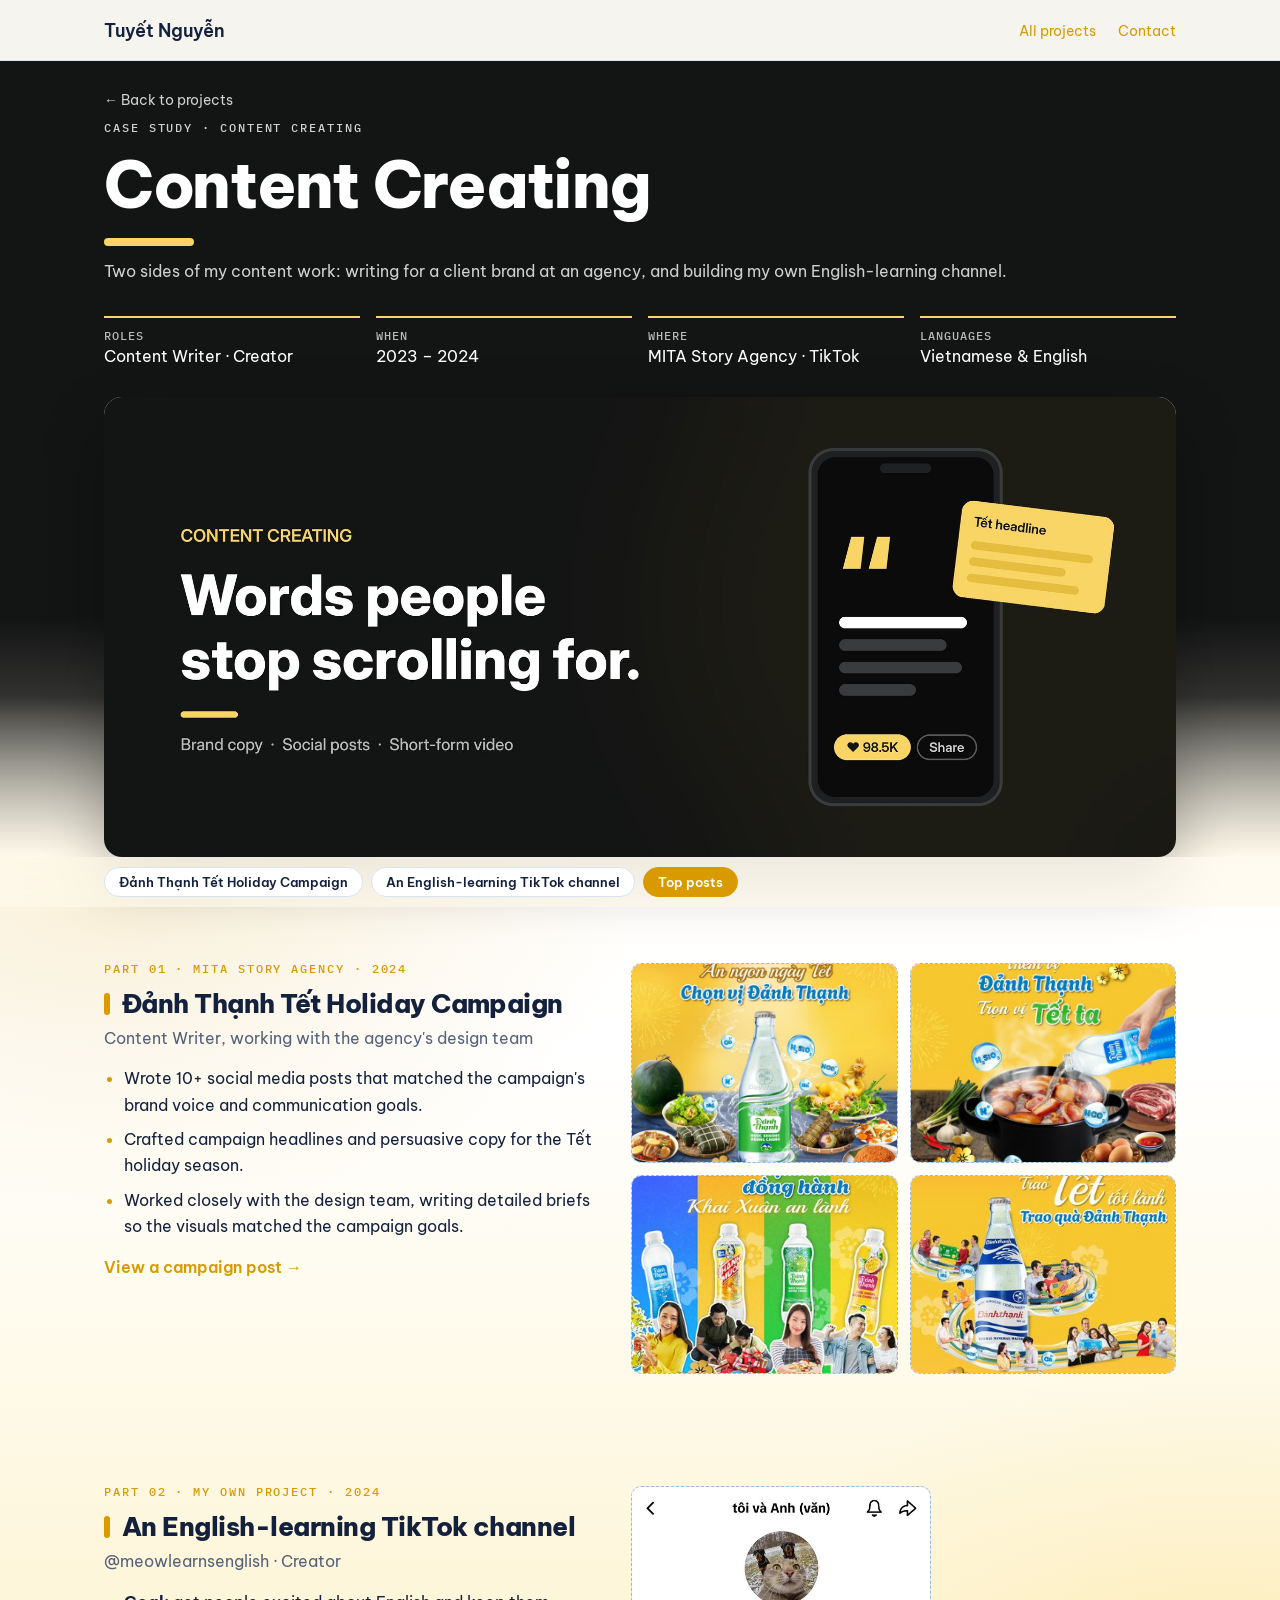
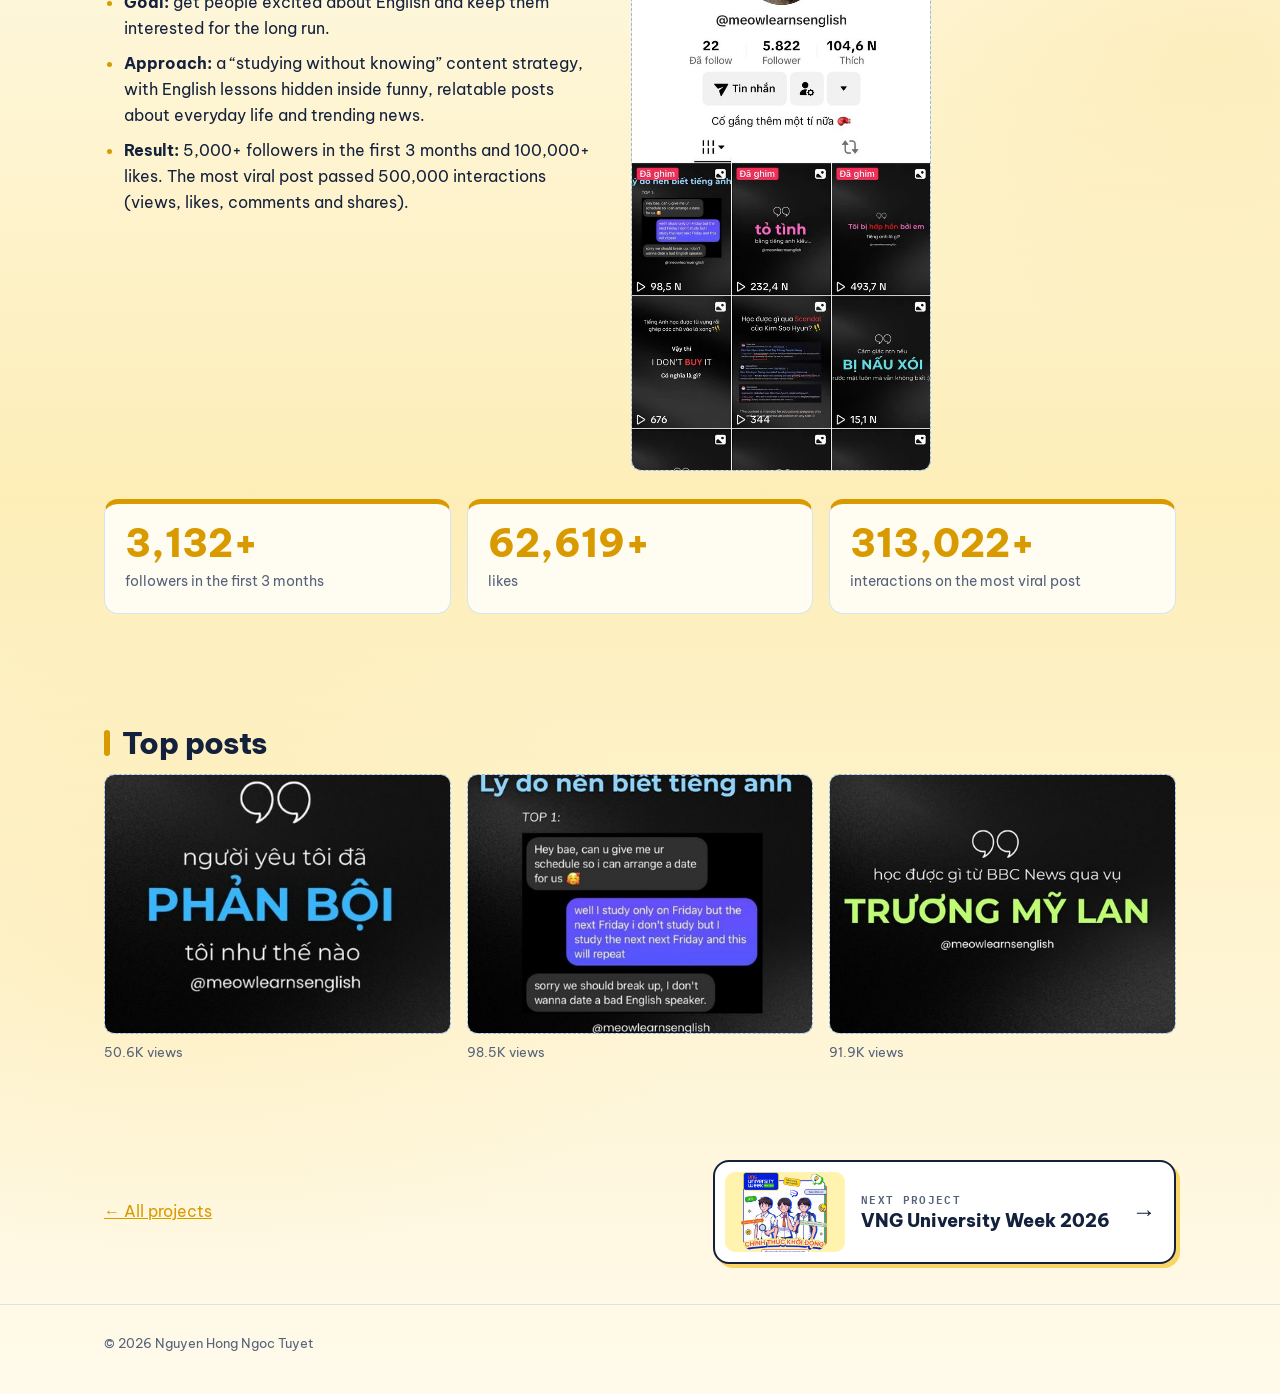
<file: content.html>
<!DOCTYPE html>
<html lang="en">
<head>
<meta charset="utf-8">
<meta name="viewport" content="width=device-width, initial-scale=1">
<title>Content Creating Case Study</title>
<meta name="description" content="Case study: content writing at MITA Story Agency and an English-learning TikTok channel built by Nguyen Hong Ngoc Tuyet.">
<link rel="preconnect" href="https://fonts.googleapis.com">
<link rel="preconnect" href="https://fonts.gstatic.com" crossorigin>
<link href="https://fonts.googleapis.com/css2?family=Be+Vietnam+Pro:wght@400;500;600;700;800&family=Caveat:wght@600&family=IBM+Plex+Mono:wght@500;600&display=swap" rel="stylesheet">
<link rel="stylesheet" href="style.css?v=3">
</head>
<body class="cs theme-content">

<nav class="nav" aria-label="Main">
  <div class="wrap">
    <a class="brand" href="index.html">Tuyết Nguyễn</a>
    <ul><li><a href="index.html#projects">All projects</a></li><li><a href="index.html#contact">Contact</a></li></ul>
  </div>
</nav>

<header class="cs-hero">
  <div class="wrap">
    <a class="back" href="index.html#projects">← Back to projects</a>
    <p class="eyebrow">Case study · Content Creating</p>
    <h1 class="section-title" style="font-size:clamp(36px,6vw,64px)">Content Creating</h1>
    <p class="section-lead" style="margin-bottom:0">Two sides of my content work: writing for a client brand at an agency, and building my own English-learning channel.</p>
    <div class="cs-meta">
      <div><small>Roles</small>Content Writer · Creator</div>
      <div><small>When</small>2023 – 2024</div>
      <div><small>Where</small>MITA Story Agency · TikTok</div>
      <div><small>Languages</small>Vietnamese &amp; English</div>
    </div>
    <div class="ph"><img src="images/content-hero.jpg" alt="Đảnh Thạnh Tết posts and TikTok posts" onerror="this.remove()"></div>
  </div>
</header>

<main class="wrap">
  <section class="cs-section">
    <div class="event">
      <div>
        <p class="eyebrow">Part 01 · MITA Story Agency · 2024</p>
        <h3>Đảnh Thạnh Tết Holiday Campaign</h3>
        <p class="muted">Content Writer, working with the agency's design team</p>
        <ul>
          <li>Wrote 10+ social media posts that matched the campaign's brand voice and communication goals.</li>
          <li>Crafted campaign headlines and persuasive copy for the Tết holiday season.</li>
          <li>Worked closely with the design team, writing detailed briefs so the visuals matched the campaign goals.</li>
        </ul>
        <p class="links"><a href="https://www.facebook.com/photo?fbid=694189762816932&amp;set=a.577229861179590">View a campaign post →</a></p>
      </div>
      <div class="pics">
        <div class="ph"><img src="images/dt-1.jpg" alt="Đảnh Thạnh Tết post: Ăn ngon ngày Tết" onerror="this.remove()"></div>
        <div class="ph"><img src="images/dt-2.jpg" alt="Đảnh Thạnh Tết post: Thêm vị Đảnh Thạnh" onerror="this.remove()"></div>
        <div class="ph"><img src="images/dt-3.jpg" alt="Đảnh Thạnh Tết post: Đồng hành khai Xuân" onerror="this.remove()"></div>
        <div class="ph"><img src="images/dt-4.jpg" alt="Đảnh Thạnh Tết post: Trao Tết tốt lành" onerror="this.remove()"></div>
      </div>
    </div>
  </section>

  <section class="cs-section">
    <div class="event">
      <div>
        <p class="eyebrow">Part 02 · My own project · 2024</p>
        <h3>An English-learning TikTok channel</h3>
        <p class="muted">@meowlearnsenglish · Creator</p>
        <ul>
          <li><b>Goal:</b> get people excited about English and keep them interested for the long run.</li>
          <li><b>Approach:</b> a “studying without knowing” content strategy, with English lessons hidden inside funny, relatable posts about everyday life and trending news.</li>
          <li><b>Result:</b> 5,000+ followers in the first 3 months and 100,000+ likes. The most viral post passed 500,000 interactions (views, likes, comments and shares).</li>
        </ul>
      </div>
      <div class="pics">
        <div class="ph tall" style="grid-column:span 2;max-width:300px;aspect-ratio:585/1139"><img src="images/tt-profile.jpg" alt="The @meowlearnsenglish TikTok profile" onerror="this.remove()"></div>
      </div>
    </div>
    <div class="nums" style="margin-top:28px">
      <div class="num"><b>5,000+</b><span>followers in the first 3 months</span></div>
      <div class="num"><b>100,000+</b><span>likes</span></div>
      <div class="num"><b>500,000+</b><span>interactions on the most viral post</span></div>
    </div>
  </section>

  <section class="cs-section">
    <div class="prose"><h2>Top posts</h2></div>
    <div class="gallery">
      <figure><a href="https://www.tiktok.com/@meowlearnsenglish/photo/7284843114458631430"><div class="ph"><img src="images/tt-1.jpg" alt="TikTok post cover" onerror="this.remove()"></div></a><figcaption>50.6K views</figcaption></figure>
      <figure><a href="https://www.tiktok.com/@meowlearnsenglish/photo/7299033293767314690"><div class="ph"><img src="images/tt-2.jpg" alt="TikTok post: reasons to learn English" onerror="this.remove()"></div></a><figcaption>98.5K views</figcaption></figure>
      <figure><a href="https://www.tiktok.com/@meowlearnsenglish/photo/7357220640069307666"><div class="ph"><img src="images/tt-3.jpg" alt="TikTok post: what I learned from BBC News" onerror="this.remove()"></div></a><figcaption>91.9K views</figcaption></figure>
    </div>
  </section>

  <div class="next"><a href="index.html#projects">← All projects</a><a class="btn btn-solid" href="uniweek.html">Next: University Week 2026 →</a></div>
</main>

<footer><div class="wrap">© 2026 Nguyen Hong Ngoc Tuyet</div></footer>
<script src="site.js?v=3" defer></script>
</body>
</html>
</file>
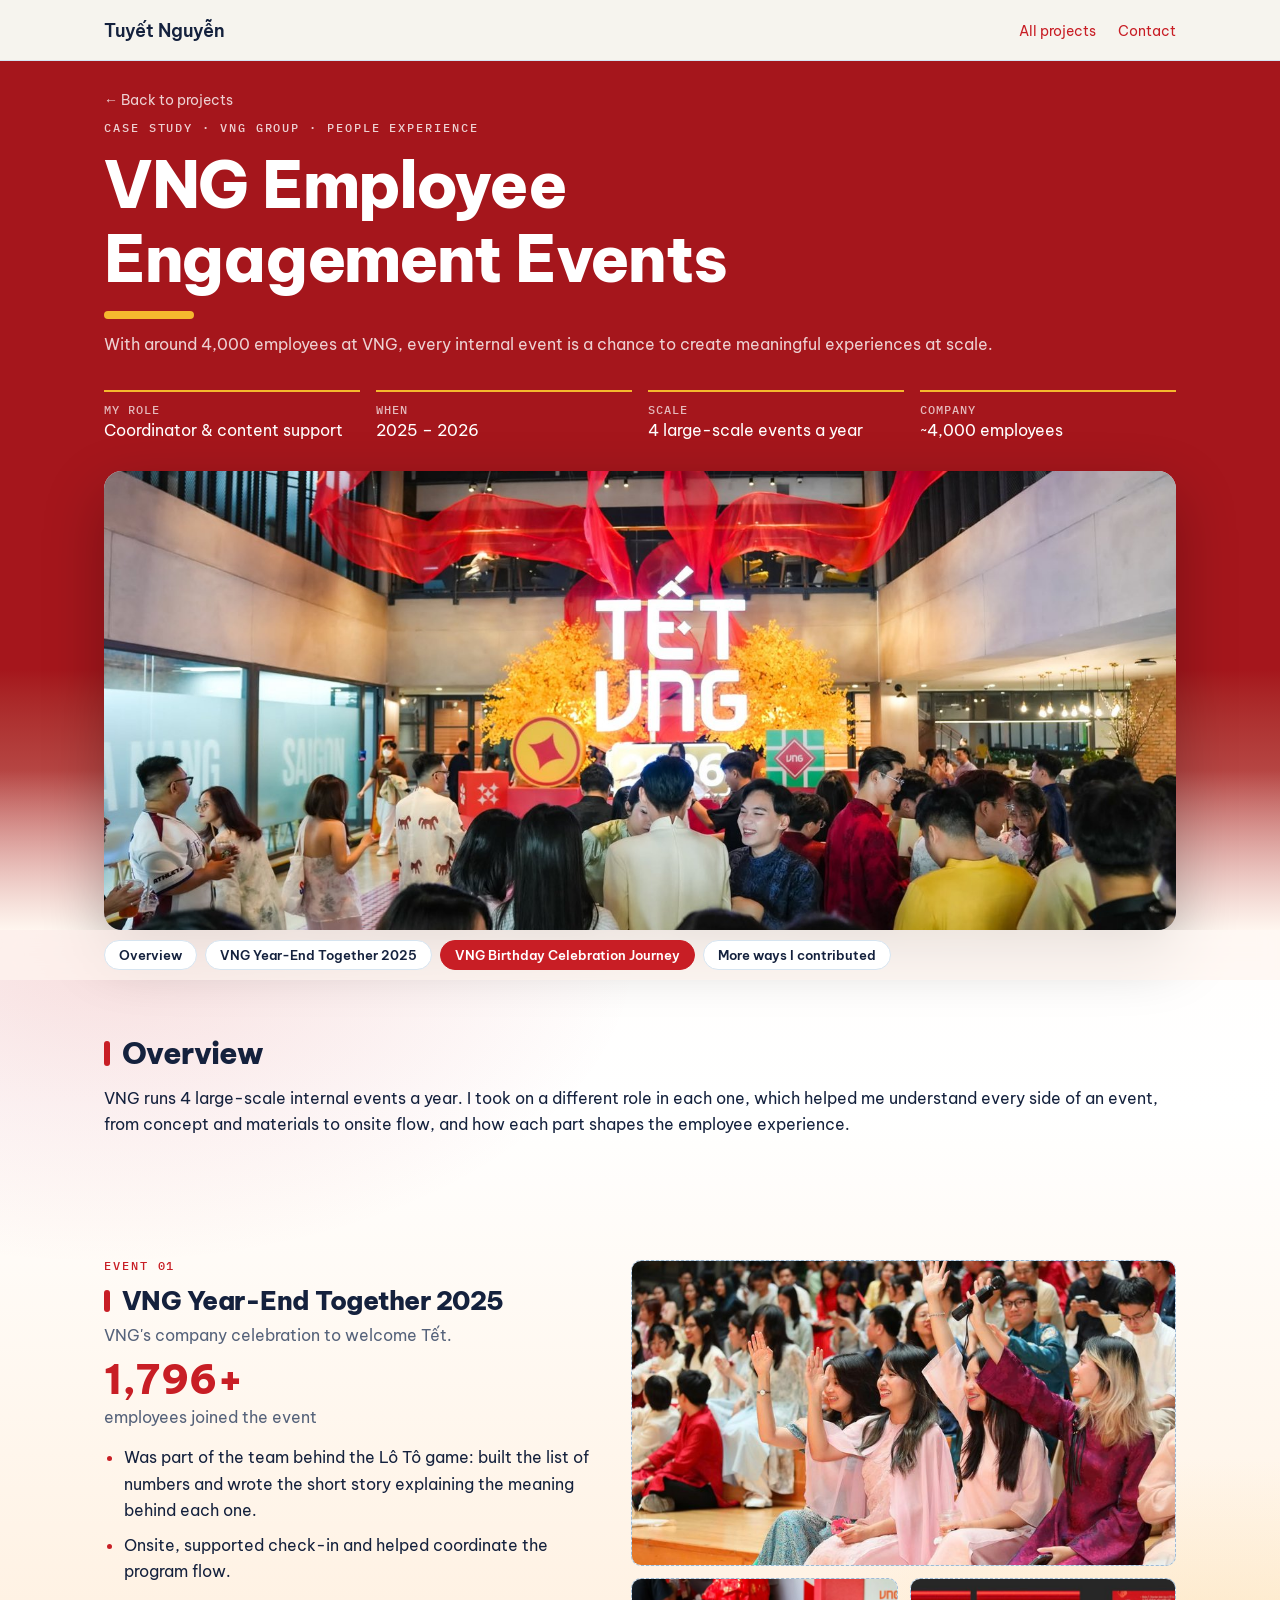
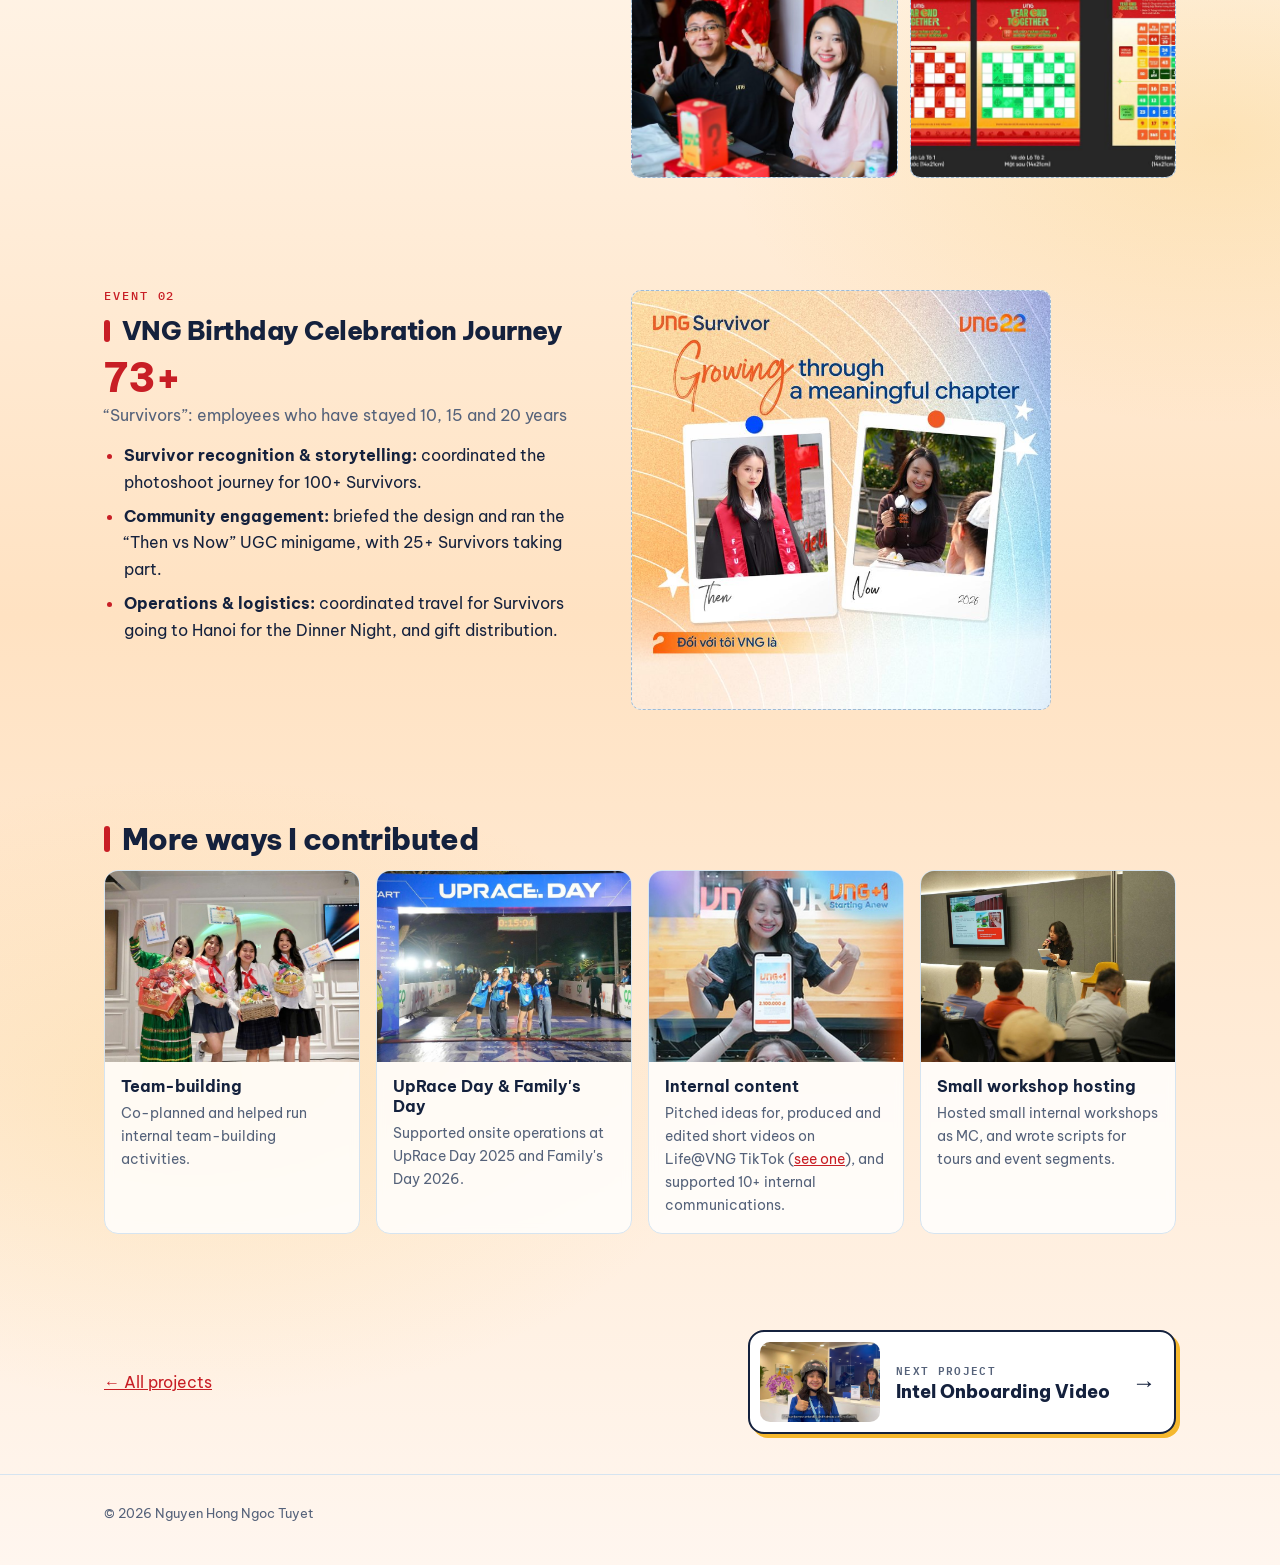
<file: engagement.html>
<!DOCTYPE html>
<html lang="en">
<head>
<meta charset="utf-8">
<meta name="viewport" content="width=device-width, initial-scale=1">
<title>VNG Employee Engagement Case Study</title>
<meta name="description" content="Case study: employee engagement events at VNG Group, coordinated by Nguyen Hong Ngoc Tuyet.">
<link rel="preconnect" href="https://fonts.googleapis.com">
<link rel="preconnect" href="https://fonts.gstatic.com" crossorigin>
<link href="https://fonts.googleapis.com/css2?family=Be+Vietnam+Pro:wght@400;500;600;700;800&family=Caveat:wght@600&family=IBM+Plex+Mono:wght@500;600&display=swap" rel="stylesheet">
<link rel="stylesheet" href="style.css?v=3">
</head>
<body class="cs theme-engagement">

<nav class="nav" aria-label="Main">
  <div class="wrap">
    <a class="brand" href="index.html">Tuyết Nguyễn</a>
    <ul><li><a href="index.html#projects">All projects</a></li><li><a href="index.html#contact">Contact</a></li></ul>
  </div>
</nav>

<header class="cs-hero">
  <div class="wrap">
    <a class="back" href="index.html#projects">← Back to projects</a>
    <p class="eyebrow">Case study · VNG Group · People Experience</p>
    <h1 class="section-title" style="font-size:clamp(36px,6vw,64px)">VNG Employee Engagement Events</h1>
    <p class="section-lead" style="margin-bottom:0;max-width:none">With around 4,000 employees at VNG, every internal event is a chance to create meaningful experiences at scale.</p>
    <div class="cs-meta">
      <div><small>My role</small>Coordinator &amp; content support</div>
      <div><small>When</small>2025 – 2026</div>
      <div><small>Scale</small>4 large-scale events a year</div>
      <div><small>Company</small>~4,000 employees</div>
    </div>
    <div class="ph"><img src="images/engagement-hero.jpg" alt="Employees at Tết VNG 2026 on VNG Campus" onerror="this.remove()"></div>
  </div>
</header>

<main class="wrap">
  <section class="cs-section prose">
    <h2>Overview</h2>
    <p>VNG runs 4 large-scale internal events a year. I took on a different role in each one, which helped me understand every side of an event, from concept and materials to onsite flow, and how each part shapes the employee experience.</p>
  </section>

  <section class="cs-section">
    <div class="event">
      <div>
        <p class="eyebrow">Event 01</p>
        <h3>VNG Year-End Together 2025</h3>
        <p class="muted">VNG's company celebration to welcome Tết.</p>
        <p class="big">2,000+</p><p class="muted">employees joined the event</p>
        <ul>
          <li>Was part of the team behind the Lô Tô game: built the list of numbers and wrote the short story explaining the meaning behind each one.</li>
          <li>Onsite, supported check-in and helped coordinate the program flow.</li>
        </ul>
      </div>
      <div class="pics">
        <div class="ph wide"><img src="images/yet-1.jpg" alt="Employees cheering at Year-End Together 2025" onerror="this.remove()"></div>
        <div class="ph"><img src="images/yet-2.jpg" alt="At the Year-End Together activity booth" onerror="this.remove()"></div>
        <div class="ph"><img src="images/yet-3.jpg" alt="Lô Tô game tickets and stickers" onerror="this.remove()"></div>
      </div>
    </div>
  </section>

  <section class="cs-section">
    <div class="event">
      <div>
        <p class="eyebrow">Event 02</p>
        <h3>VNG Birthday Celebration Journey</h3>
        <p class="big">100+</p><p class="muted">“Survivors”: employees who have stayed 10, 15 and 20 years</p>
        <ul>
          <li><b>Survivor recognition &amp; storytelling:</b> coordinated the photoshoot journey for 100+ Survivors.</li>
          <li><b>Community engagement:</b> briefed the design and ran the “Then vs Now” UGC minigame, with 25+ Survivors taking part.</li>
          <li><b>Operations &amp; logistics:</b> coordinated travel for Survivors going to Hanoi for the Dinner Night, and gift distribution.</li>
        </ul>
      </div>
      <div class="pics">
        <div class="ph tall" style="grid-column:span 2;max-width:420px"><img src="images/birthday-ugc.jpg" alt="Then vs Now UGC minigame template" onerror="this.remove()"></div>
      </div>
    </div>
  </section>

  <section class="cs-section">
    <div class="prose"><h2>More ways I contributed</h2></div>
    <div class="mini">
      <article><div class="ph"><img src="images/ee-teambuilding.jpg" alt="Team-building activity" onerror="this.remove()"></div><div class="t"><h4>Team-building</h4><p>Co-planned and helped run internal team-building activities.</p></div></article>
      <article><div class="ph"><img src="images/ee-uprace-day.jpg" alt="UpRace Day 2025 finish line" onerror="this.remove()"></div><div class="t"><h4>UpRace Day &amp; Family's Day</h4><p>Supported onsite operations at UpRace Day 2025 and Family's Day 2026.</p></div></article>
      <article><div class="ph"><img src="images/ee-content.jpg" alt="Internal engagement content" onerror="this.remove()"></div><div class="t"><h4>Internal content</h4><p>Pitched ideas for, produced and edited short videos on Life@VNG TikTok (<a href="https://www.tiktok.com/@lifeatvng/video/7655688537378950420">see one</a>), and supported 10+ internal communications.</p></div></article>
      <article><div class="ph"><img src="images/ee-mc.jpg" alt="Hosting a small internal workshop" onerror="this.remove()"></div><div class="t"><h4>Small workshop hosting</h4><p>Hosted small internal workshops as MC, and wrote scripts for tours and event segments.</p></div></article>
    </div>
  </section>

  <div class="next"><a href="index.html#projects">← All projects</a><a class="btn btn-solid" href="intel-video.html">Next: Intel Onboarding Video →</a></div>
</main>

<footer><div class="wrap">© 2026 Nguyen Hong Ngoc Tuyet</div></footer>
<script src="site.js?v=3" defer></script>
</body>
</html>
</file>
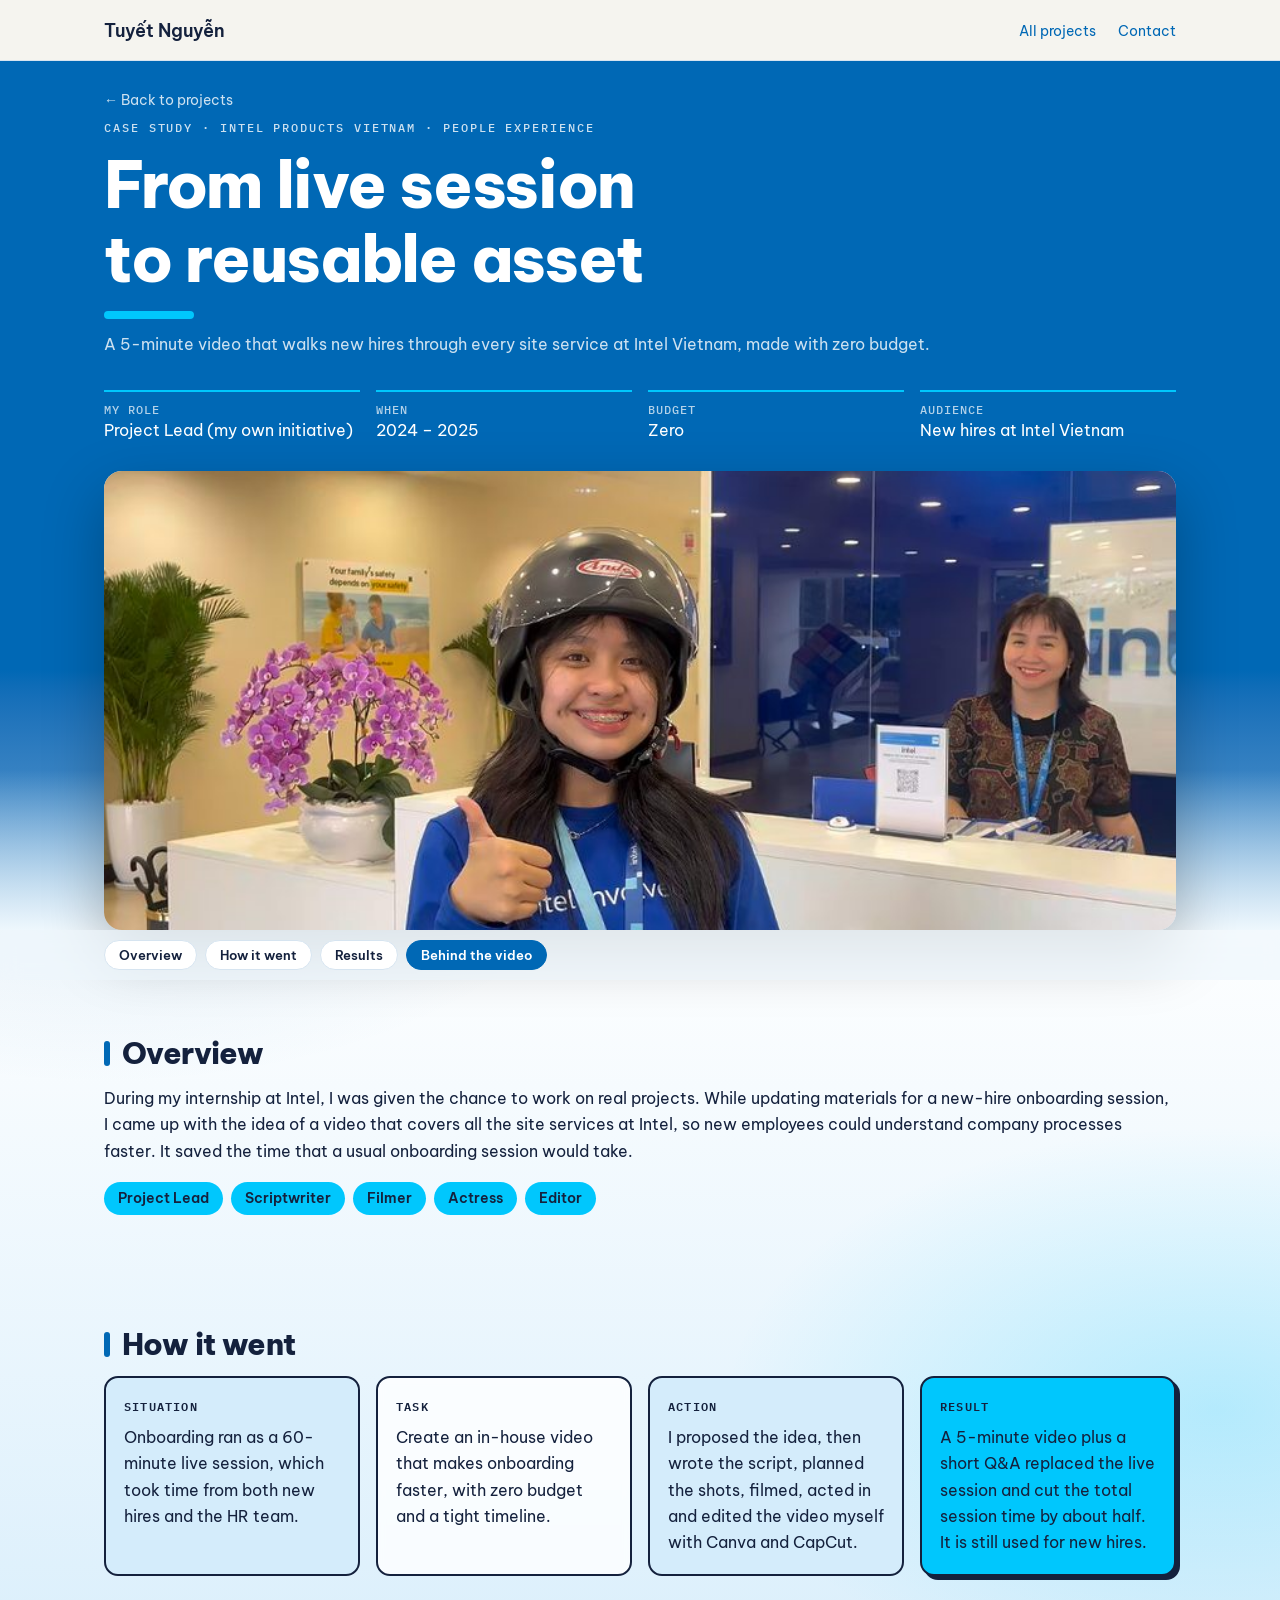
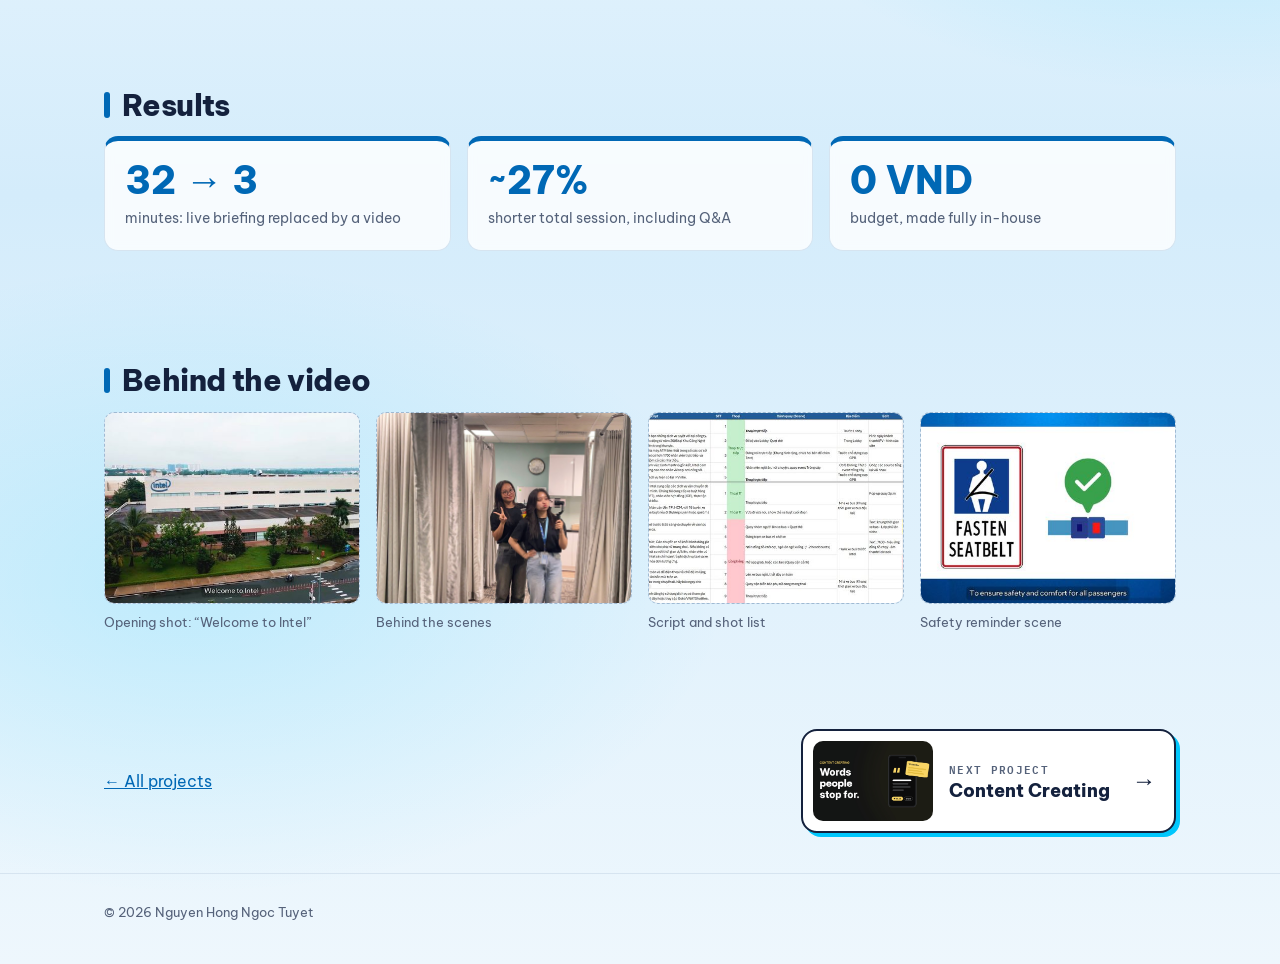
<file: intel-video.html>
<!DOCTYPE html>
<html lang="en">
<head>
<meta charset="utf-8">
<meta name="viewport" content="width=device-width, initial-scale=1">
<title>Intel Onboarding Video Case Study</title>
<meta name="description" content="Case study: a zero-budget site-services onboarding video at Intel Products Vietnam, led by Nguyen Hong Ngoc Tuyet.">
<link rel="preconnect" href="https://fonts.googleapis.com">
<link rel="preconnect" href="https://fonts.gstatic.com" crossorigin>
<link href="https://fonts.googleapis.com/css2?family=Be+Vietnam+Pro:wght@400;500;600;700;800&family=Caveat:wght@600&family=IBM+Plex+Mono:wght@500;600&display=swap" rel="stylesheet">
<link rel="stylesheet" href="style.css?v=3">
</head>
<body class="cs theme-intel">

<nav class="nav" aria-label="Main">
  <div class="wrap">
    <a class="brand" href="index.html">Tuyết Nguyễn</a>
    <ul><li><a href="index.html#projects">All projects</a></li><li><a href="index.html#contact">Contact</a></li></ul>
  </div>
</nav>

<header class="cs-hero">
  <div class="wrap">
    <a class="back" href="index.html#projects">← Back to projects</a>
    <p class="eyebrow">Case study · Intel Products Vietnam · People Experience</p>
    <h1 class="section-title" style="font-size:clamp(36px,6vw,64px)">From live session to reusable asset</h1>
    <p class="section-lead" style="margin-bottom:0;max-width:none">A 5-minute video that walks new hires through every site service at Intel Vietnam, made with zero budget.</p>
    <div class="cs-meta">
      <div><small>My role</small>Project Lead (my own initiative)</div>
      <div><small>When</small>2024 – 2025</div>
      <div><small>Budget</small>Zero</div>
      <div><small>Audience</small>New hires at Intel Vietnam</div>
    </div>
    <div class="ph"><img src="images/intel-hero.jpg" alt="A scene from the onboarding video at the Intel reception desk" onerror="this.remove()"></div>
  </div>
</header>

<main class="wrap">
  <section class="cs-section prose">
    <h2>Overview</h2>
    <p>During my internship at Intel, I was given the chance to work on real projects. While updating materials for a new-hire onboarding session, I came up with the idea of a video that covers all the site services at Intel, so new employees could understand company processes faster. It saved the time that a usual onboarding session would take.</p>
    <div class="roles" aria-label="My roles on this project"><span>Project Lead</span><span>Scriptwriter</span><span>Filmer</span><span>Actress</span><span>Editor</span></div>
  </section>

  <section class="cs-section">
    <div class="prose"><h2>How it went</h2></div>
    <div class="star">
      <div><small>Situation</small>Onboarding ran as a 60-minute live session, which took time from both new hires and the HR team.</div>
      <div><small>Task</small>Create an in-house video that makes onboarding faster, with zero budget and a tight timeline.</div>
      <div><small>Action</small>I proposed the idea, then wrote the script, planned the shots, filmed, acted in and edited the video myself with Canva and CapCut.</div>
      <div><small>Result</small>A 5-minute video plus a short Q&amp;A replaced the live session and cut the total session time by about half. It is still used for new hires.</div>
    </div>
  </section>

  <section class="cs-section">
    <div class="prose"><h2>Results</h2></div>
    <div class="nums">
      <div class="num"><b>60 → 5</b><span>minutes: live briefing replaced by a video</span></div>
      <div class="num"><b>~50%</b><span>shorter total session, including Q&amp;A</span></div>
      <div class="num"><b>0 VND</b><span>budget, made fully in-house</span></div>
    </div>
  </section>

  <section class="cs-section">
    <div class="prose"><h2>Behind the video</h2></div>
    <div class="gallery four">
      <figure><div class="ph"><img src="images/intel-1.jpg" alt="Opening shot of the Intel Vietnam campus" onerror="this.remove()"></div><figcaption>Opening shot: “Welcome to Intel”</figcaption></figure>
      <figure><div class="ph"><img src="images/intel-2.jpg" alt="Filming behind the scenes" onerror="this.remove()"></div><figcaption>Behind the scenes</figcaption></figure>
      <figure><div class="ph"><img src="images/intel-3.jpg" alt="Script and shot list" onerror="this.remove()"></div><figcaption>Script and shot list</figcaption></figure>
      <figure><div class="ph"><img src="images/intel-4.jpg" alt="A safety reminder frame from the video" onerror="this.remove()"></div><figcaption>Safety reminder scene</figcaption></figure>
    </div>
  </section>

  <div class="next"><a href="index.html#projects">← All projects</a><a class="btn btn-solid" href="content.html">Next: Content Creating →</a></div>
</main>

<footer><div class="wrap">© 2026 Nguyen Hong Ngoc Tuyet</div></footer>
<script src="site.js?v=3" defer></script>
</body>
</html>
</file>
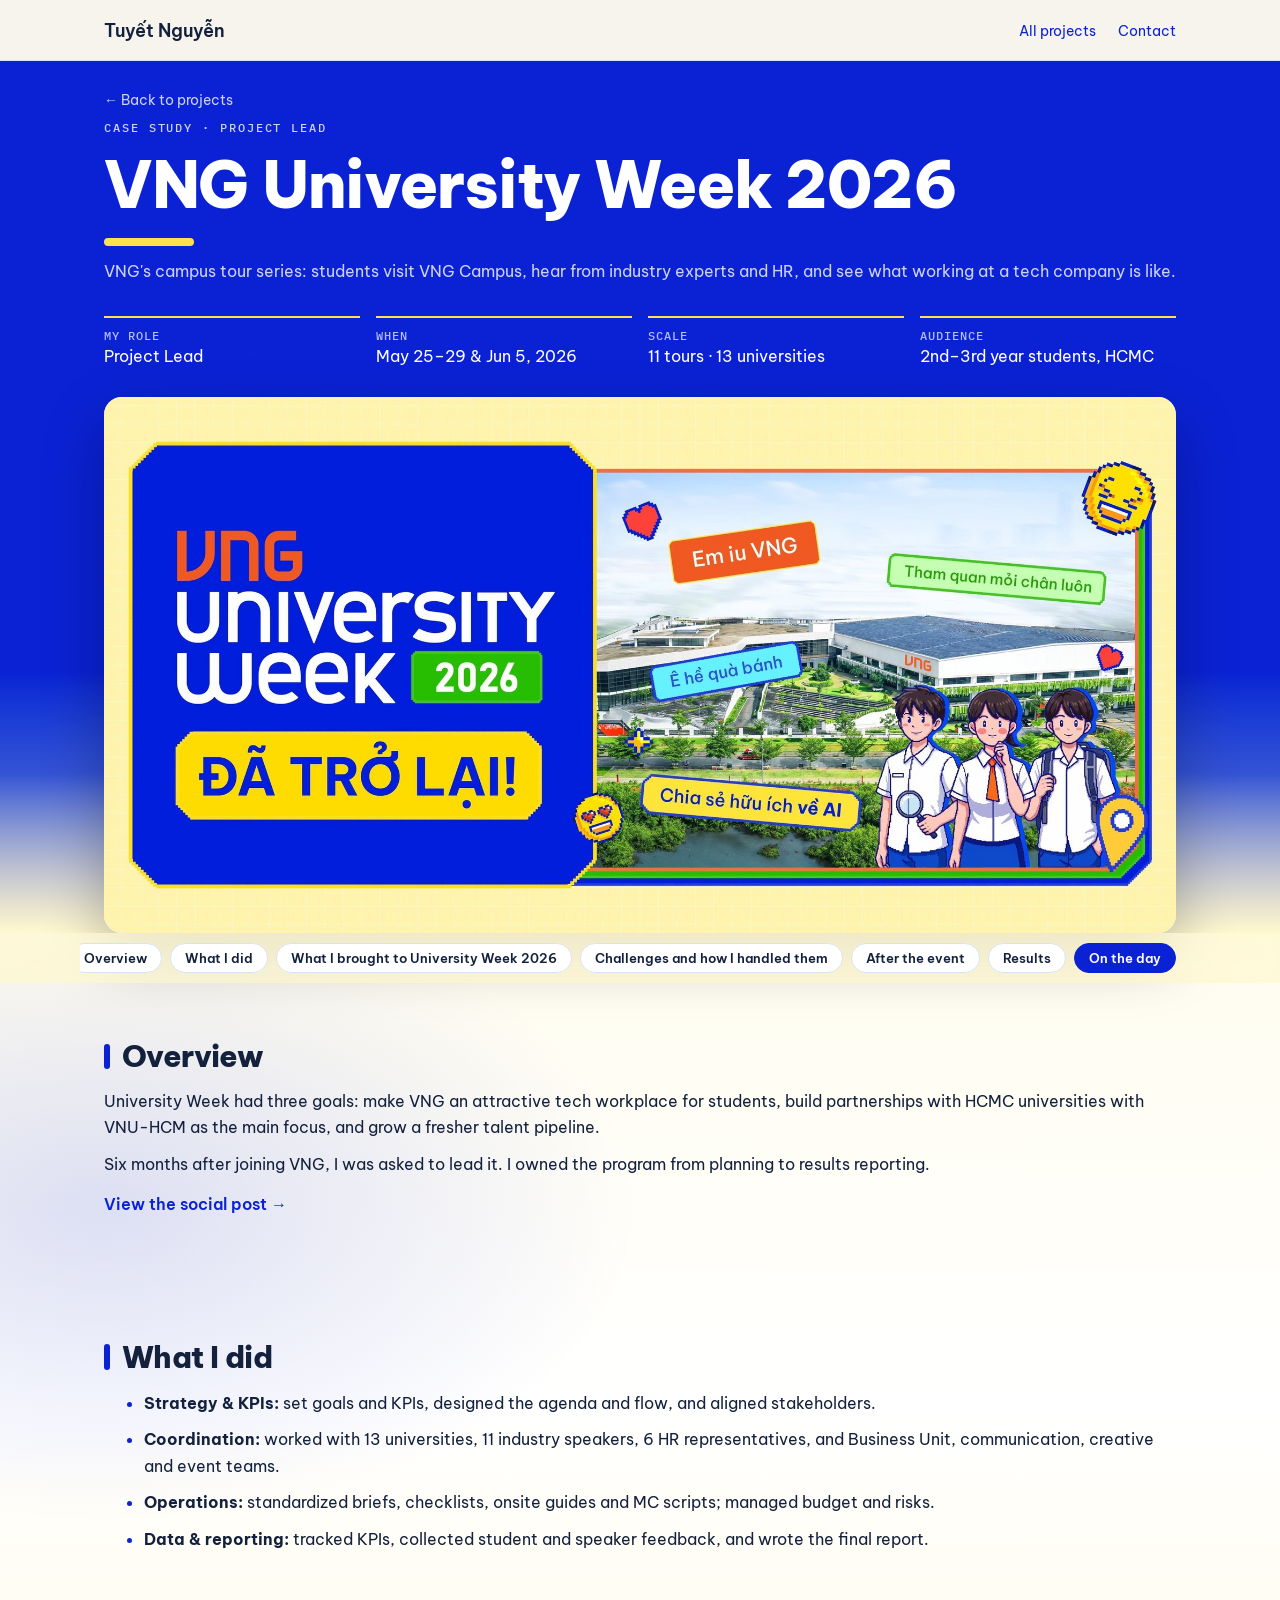
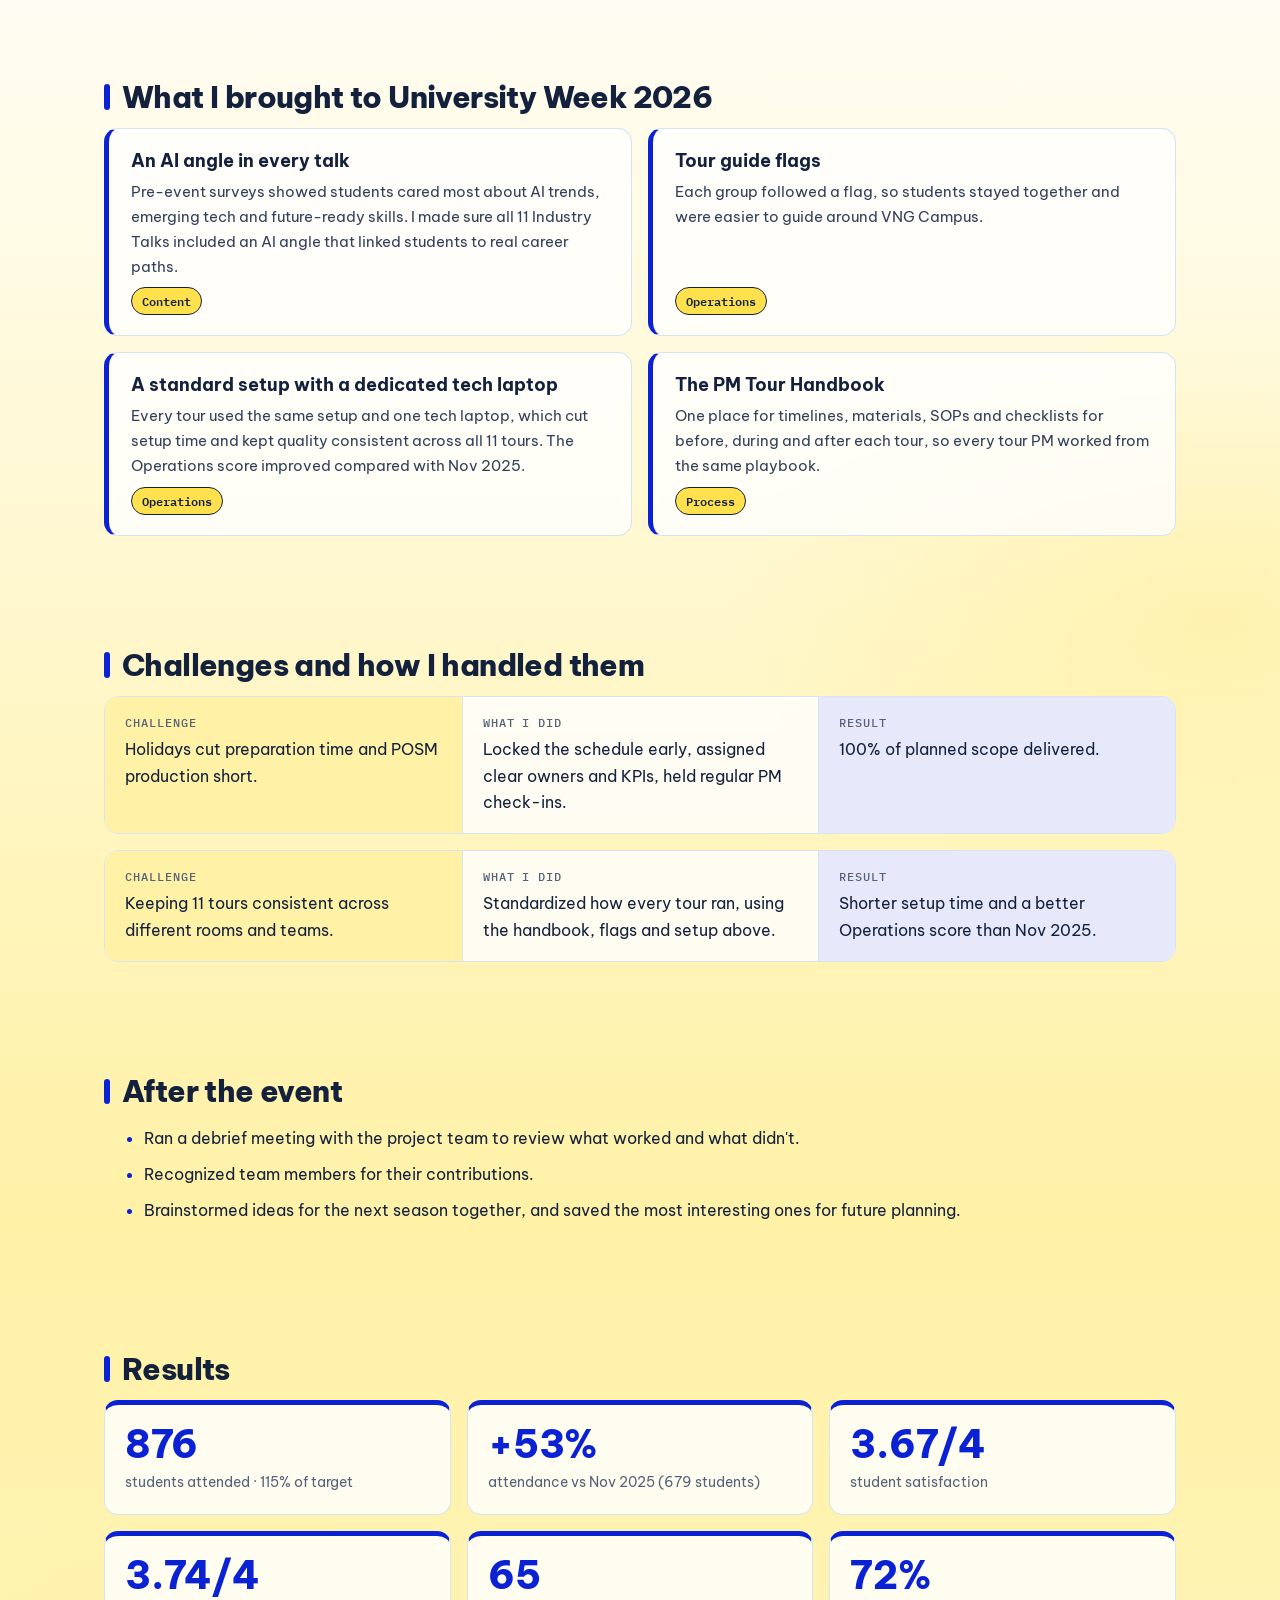
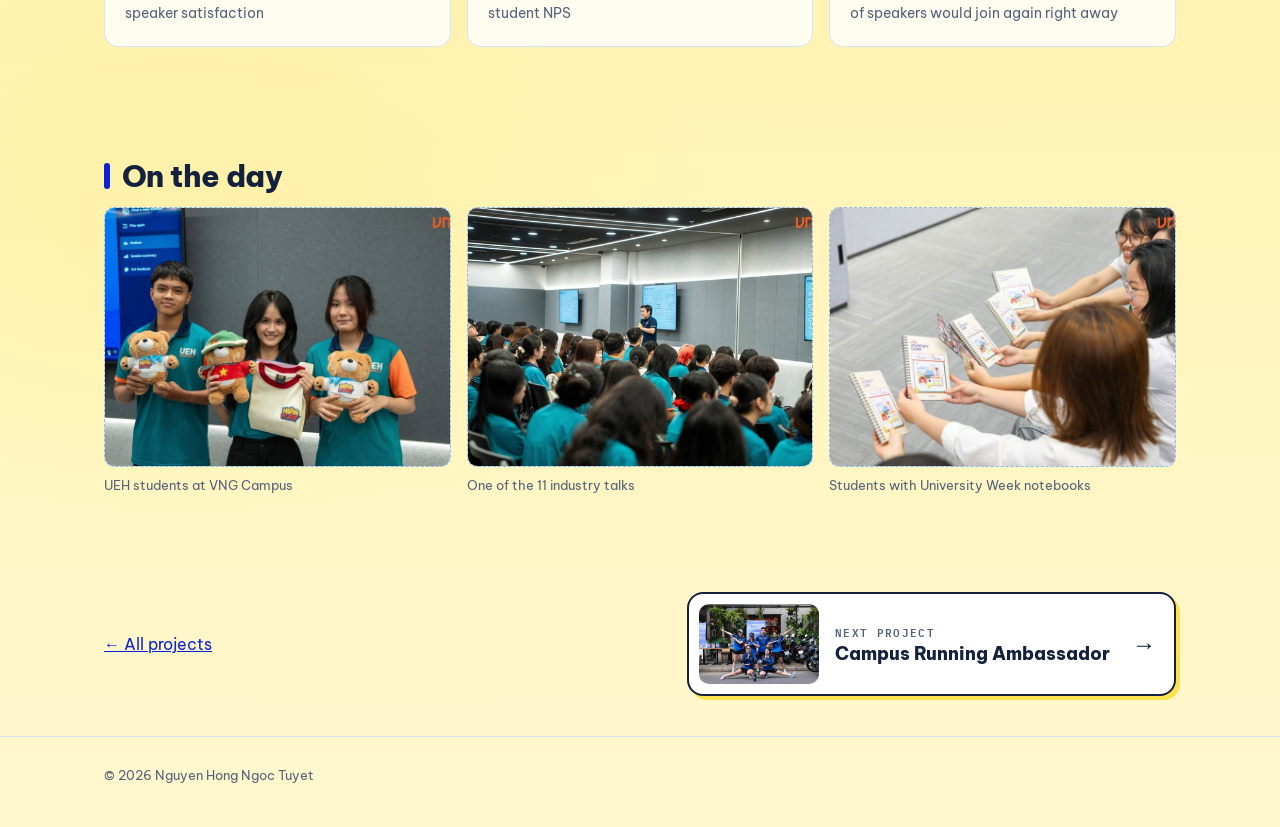
<file: uniweek.html>
<!DOCTYPE html>
<html lang="en">
<head>
<meta charset="utf-8">
<meta name="viewport" content="width=device-width, initial-scale=1">
<title>University Week 2026 Case Study</title>
<meta name="description" content="Case study: VNG University Week 2026, led by Nguyen Hong Ngoc Tuyet. 1,150 students, 13 universities, 11 campus tours.">
<link rel="preconnect" href="https://fonts.googleapis.com">
<link rel="preconnect" href="https://fonts.gstatic.com" crossorigin>
<link href="https://fonts.googleapis.com/css2?family=Be+Vietnam+Pro:wght@400;500;600&family=Caveat:wght@600&family=Fraunces:opsz,wght@9..144,400;9..144,500;9..144,600&family=IBM+Plex+Mono:wght@500&display=swap" rel="stylesheet">
<link rel="stylesheet" href="style.css?v=3">
</head>
<body class="cs theme-uniweek">


<nav class="nav" aria-label="Main">
  <div class="wrap">
    <a class="brand" href="index.html">Tuyết Nguyễn</a>
    <ul><li><a href="index.html#projects">All projects</a></li><li><a href="index.html#contact">Contact</a></li></ul>
  </div>
</nav>

<header class="cs-hero">
  <div class="wrap">
    <a class="back" href="index.html#projects">← Back to projects</a>
    <p class="eyebrow">Case study · Project Lead</p>
    <h1 class="section-title" style="font-size:clamp(36px,6vw,64px)">VNG University Week 2026</h1>
    <p class="section-lead" style="margin-bottom:0">VNG's campus tour series: students visit VNG Campus, hear from industry experts and HR, and see what working at a tech company is like.</p>
    <div class="cs-meta">
      <div><small>My role</small>Project Lead</div>
      <div><small>When</small>May 25–29 &amp; Jun 5, 2026</div>
      <div><small>Scale</small>11 tours · 13 universities</div>
      <div><small>Audience</small>2nd–3rd year students, HCMC</div>
    </div>
    <div class="ph" style="aspect-ratio:2/1"><img src="images/uniweek-hero.jpg" alt="VNG University Week 2026 key visual" onerror="this.remove()"></div>
  </div>
</header>

<main class="wrap">
  <section class="cs-section prose">
    <h2>Overview</h2>
    <p>University Week had three goals: make VNG an attractive tech workplace for students, build partnerships with HCMC universities with VNU-HCM as the main focus, and grow a fresher talent pipeline.</p>
    <p>Six months after joining VNG, I was asked to lead it. I owned the program from planning to results reporting.</p>
    <p class="links"><a href="https://www.facebook.com/share/p/1ErSxYY4ip/">View the social post →</a></p>
  </section>

  <section class="cs-section prose">
    <h2>What I did</h2>
    <ul>
      <li><b>Strategy &amp; KPIs:</b> set goals and KPIs, designed the agenda and flow, and aligned stakeholders.</li>
      <li><b>Coordination:</b> worked with 13 universities, 11 industry speakers, 6 HR representatives, and Business Unit, communication, creative and event teams.</li>
      <li><b>Operations:</b> standardized briefs, checklists, onsite guides and MC scripts; managed budget and risks.</li>
      <li><b>Data &amp; reporting:</b> tracked KPIs, collected student and speaker feedback, and wrote the final report.</li>
    </ul>
  </section>

  <section class="cs-section">
    <div class="prose"><h2>What I brought to University Week 2026</h2></div>
    <div class="learn">
      <div><h4>An AI angle in every talk</h4><p>Pre-event surveys showed students cared most about AI trends, emerging tech and future-ready skills. I made sure all 11 Industry Talks included an AI angle that linked students to real career paths.</p><span>Content</span></div>
      <div><h4>Tour guide flags</h4><p>Each group followed a flag, so students stayed together and were easier to guide around VNG Campus.</p><span>Operations</span></div>
      <div><h4>A standard setup with a dedicated tech laptop</h4><p>Every tour used the same setup and one tech laptop, which cut setup time and kept quality consistent across all 11 tours. The Operations score improved compared with Nov 2025.</p><span>Operations</span></div>
      <div><h4>The PM Tour Handbook</h4><p>One place for timelines, materials, SOPs and checklists for before, during and after each tour, so every tour PM worked from the same playbook.</p><span>Process</span></div>
    </div>
  </section>

  <section class="cs-section">
    <div class="prose"><h2>Challenges and how I handled them</h2></div>
    <div class="pairs">
      <div class="pair"><div><small>Challenge</small>Holidays cut preparation time and POSM production short.</div><div><small>What I did</small>Locked the schedule early, assigned clear owners and KPIs, held regular PM check-ins.</div><div><small>Result</small>100% of planned scope delivered.</div></div>
      <div class="pair"><div><small>Challenge</small>Keeping 11 tours consistent across different rooms and teams.</div><div><small>What I did</small>Standardized how every tour ran, using the handbook, flags and setup above.</div><div><small>Result</small>Shorter setup time and a better Operations score than Nov 2025.</div></div>
    </div>
  </section>


  <section class="cs-section prose">
    <h2>After the event</h2>
    <ul>
      <li>Ran a debrief meeting with the project team to review what worked and what didn't.</li>
      <li>Recognized team members for their contributions.</li>
      <li>Brainstormed ideas for the next season together, and saved the most interesting ones for future planning.</li>
    </ul>
  </section>

  <section class="cs-section">
    <div class="prose"><h2>Results</h2></div>
    <div class="nums">
      <div class="num"><b>1,150</b><span>students attended · 115% of target</span></div>
      <div class="num"><b>+69%</b><span>attendance vs Nov 2025 (679 students)</span></div>
      <div class="num"><b>4.82/5</b><span>student satisfaction</span></div>
      <div class="num"><b>4.91/5</b><span>speaker satisfaction</span></div>
      <div class="num"><b>85</b><span>student NPS</span></div>
      <div class="num"><b>94%</b><span>of speakers would join again right away</span></div>
    </div>
  </section>

  <section class="cs-section">
    <div class="prose"><h2>On the day</h2></div>
    <div class="gallery">
      <figure><div class="ph"><img src="images/uniweek-1.jpg" alt="UEH students at VNG Campus" onerror="this.remove()"></div><figcaption>UEH students at VNG Campus</figcaption></figure>
      <figure><div class="ph"><img src="images/uniweek-2.jpg" alt="An industry talk during a campus tour" onerror="this.remove()"></div><figcaption>One of the 11 industry talks</figcaption></figure>
      <figure><div class="ph"><img src="images/uniweek-3.jpg" alt="Students with University Week notebooks" onerror="this.remove()"></div><figcaption>Students with University Week notebooks</figcaption></figure>
    </div>
  </section>


  <div class="next"><a href="index.html#projects">← All projects</a><a class="btn btn-solid" href="uprace.html">Next: Campus Running Ambassador →</a></div>
</main>

<footer><div class="wrap">© 2026 Nguyen Hong Ngoc Tuyet</div></footer>
<script src="site.js?v=3" defer></script>
</body>
</html>
</file>
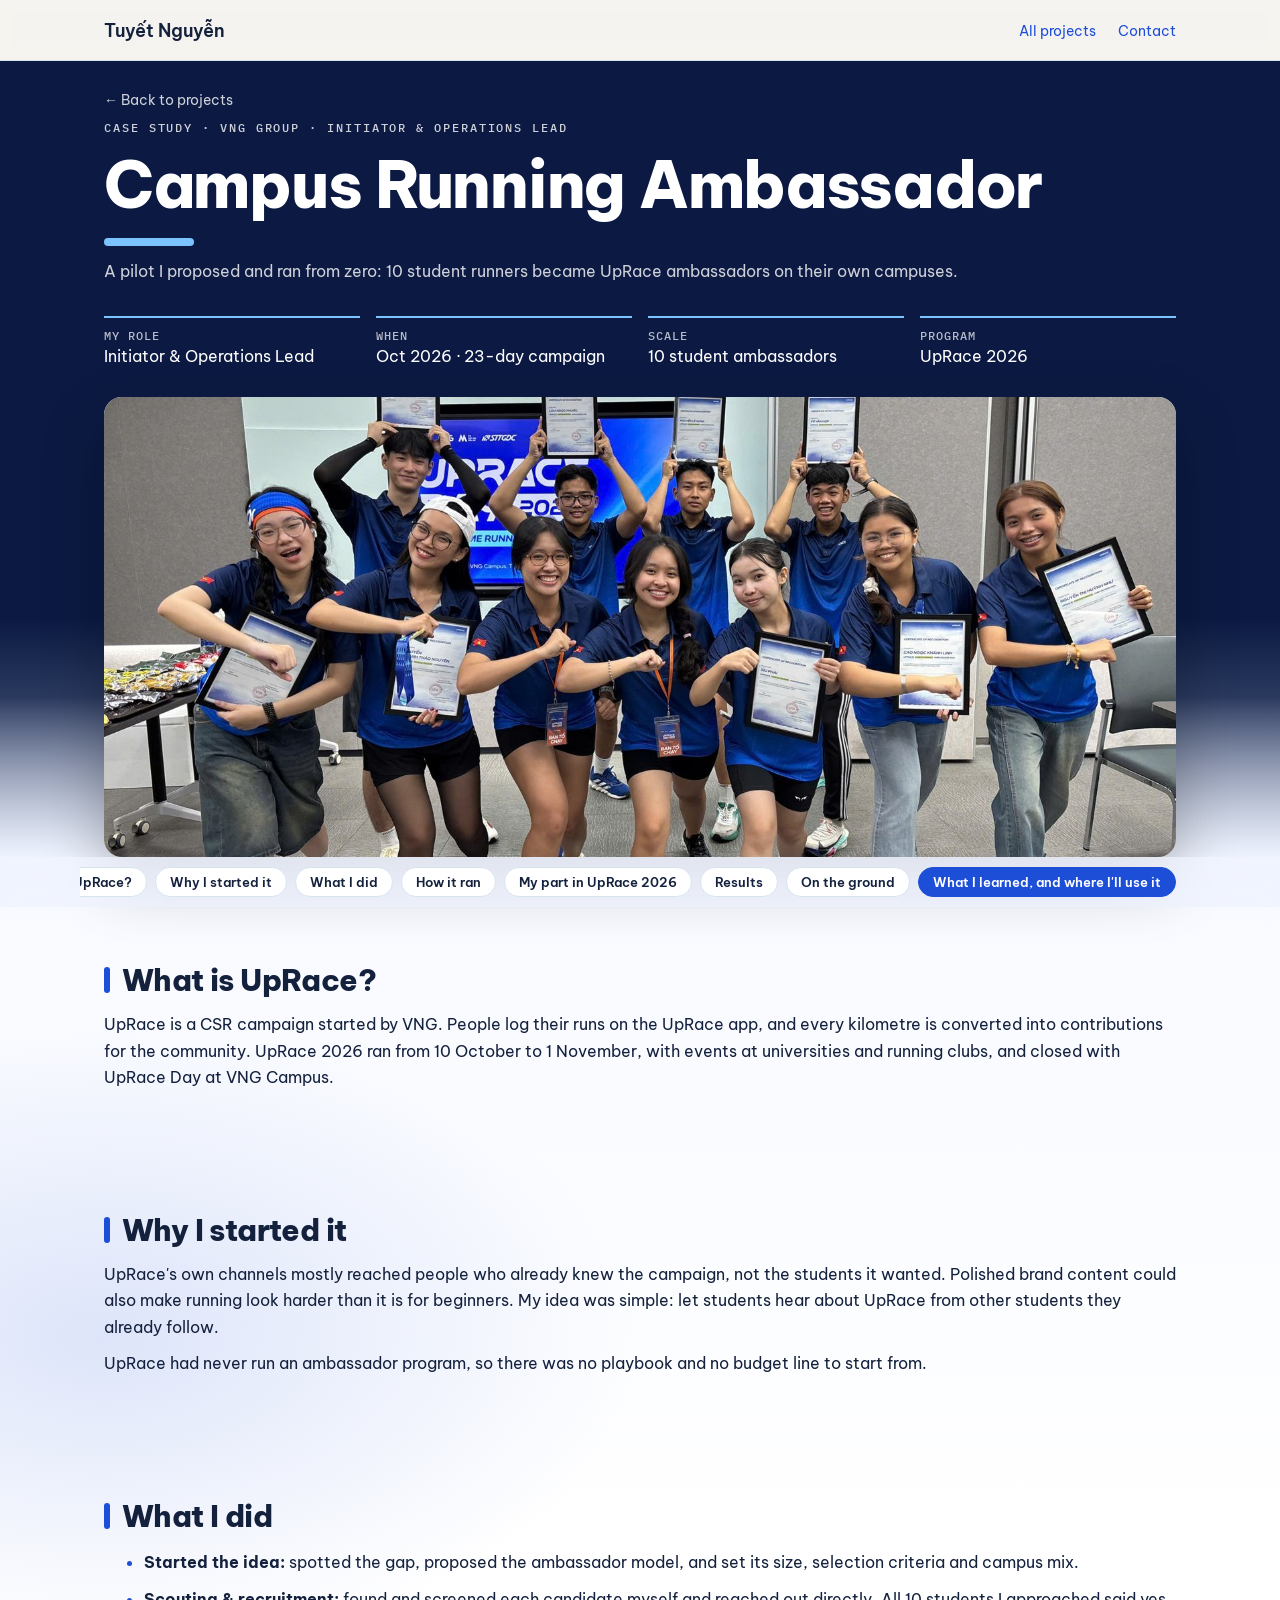
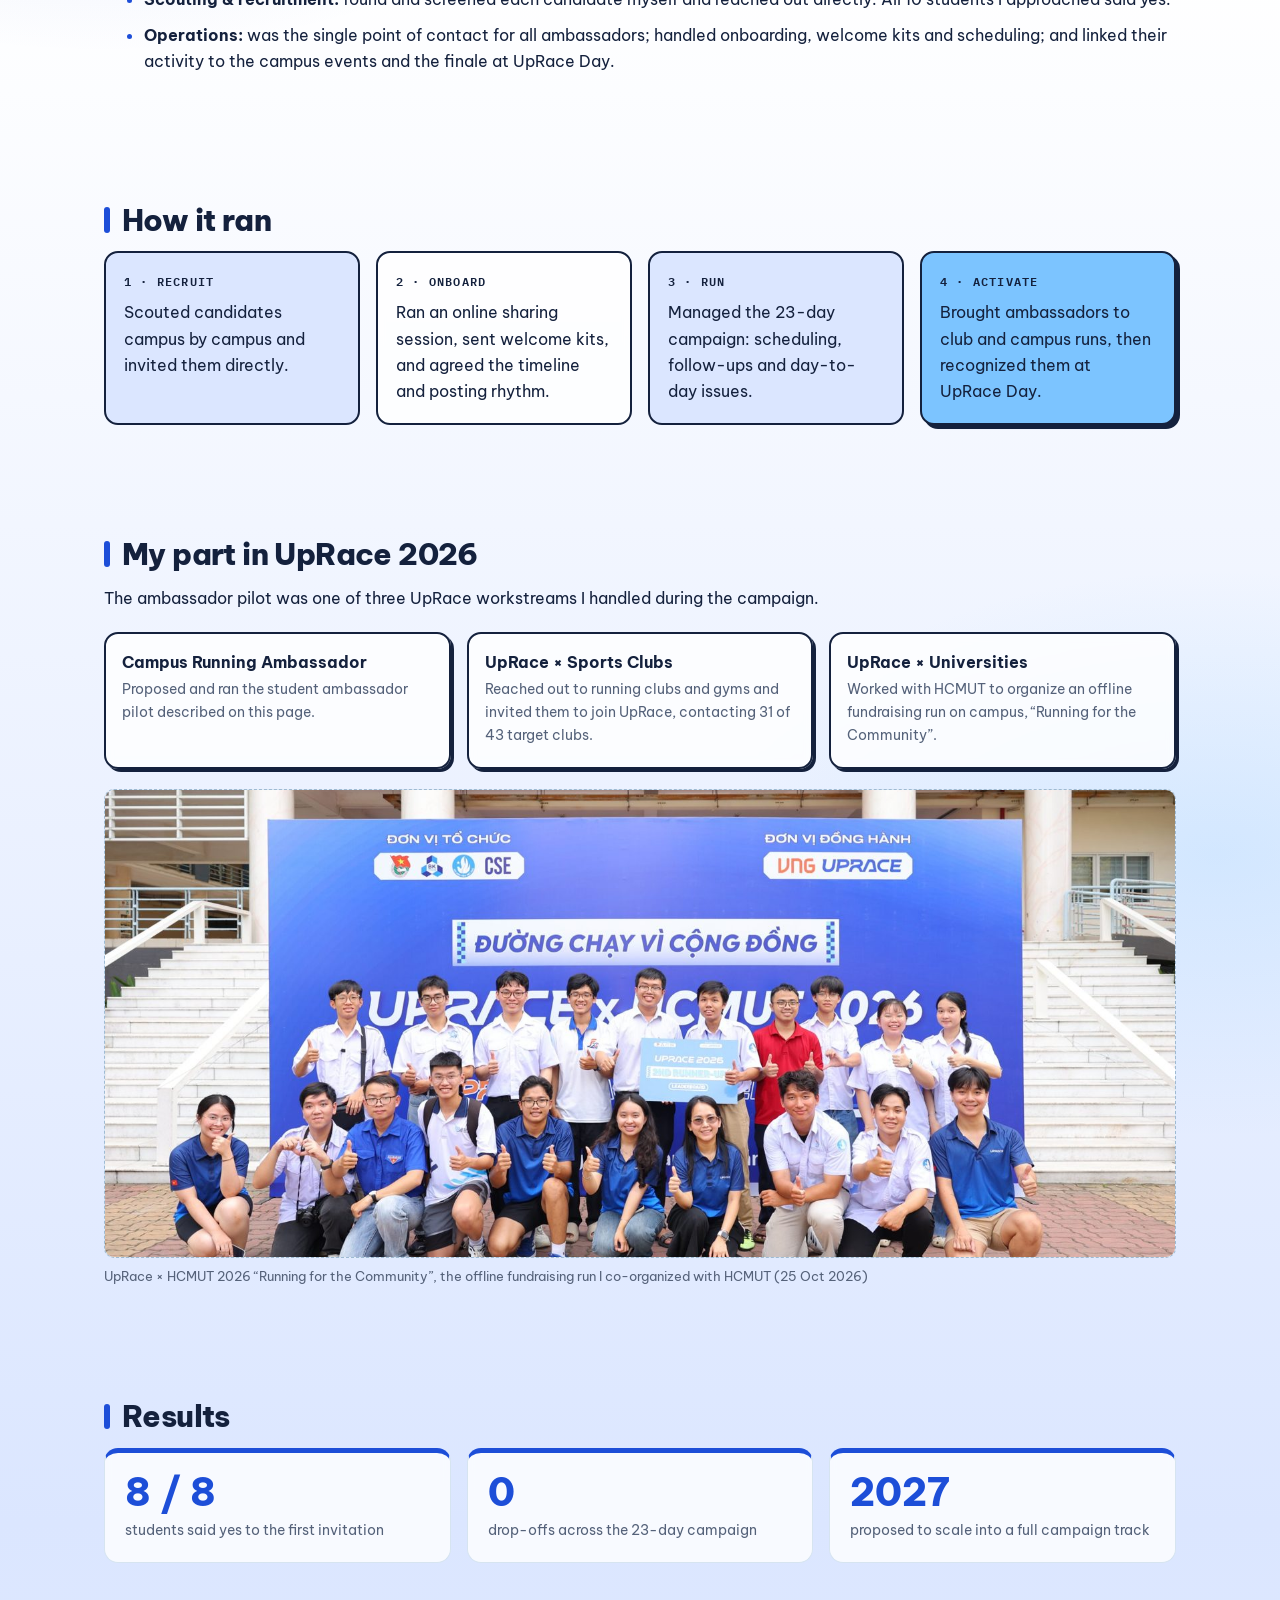
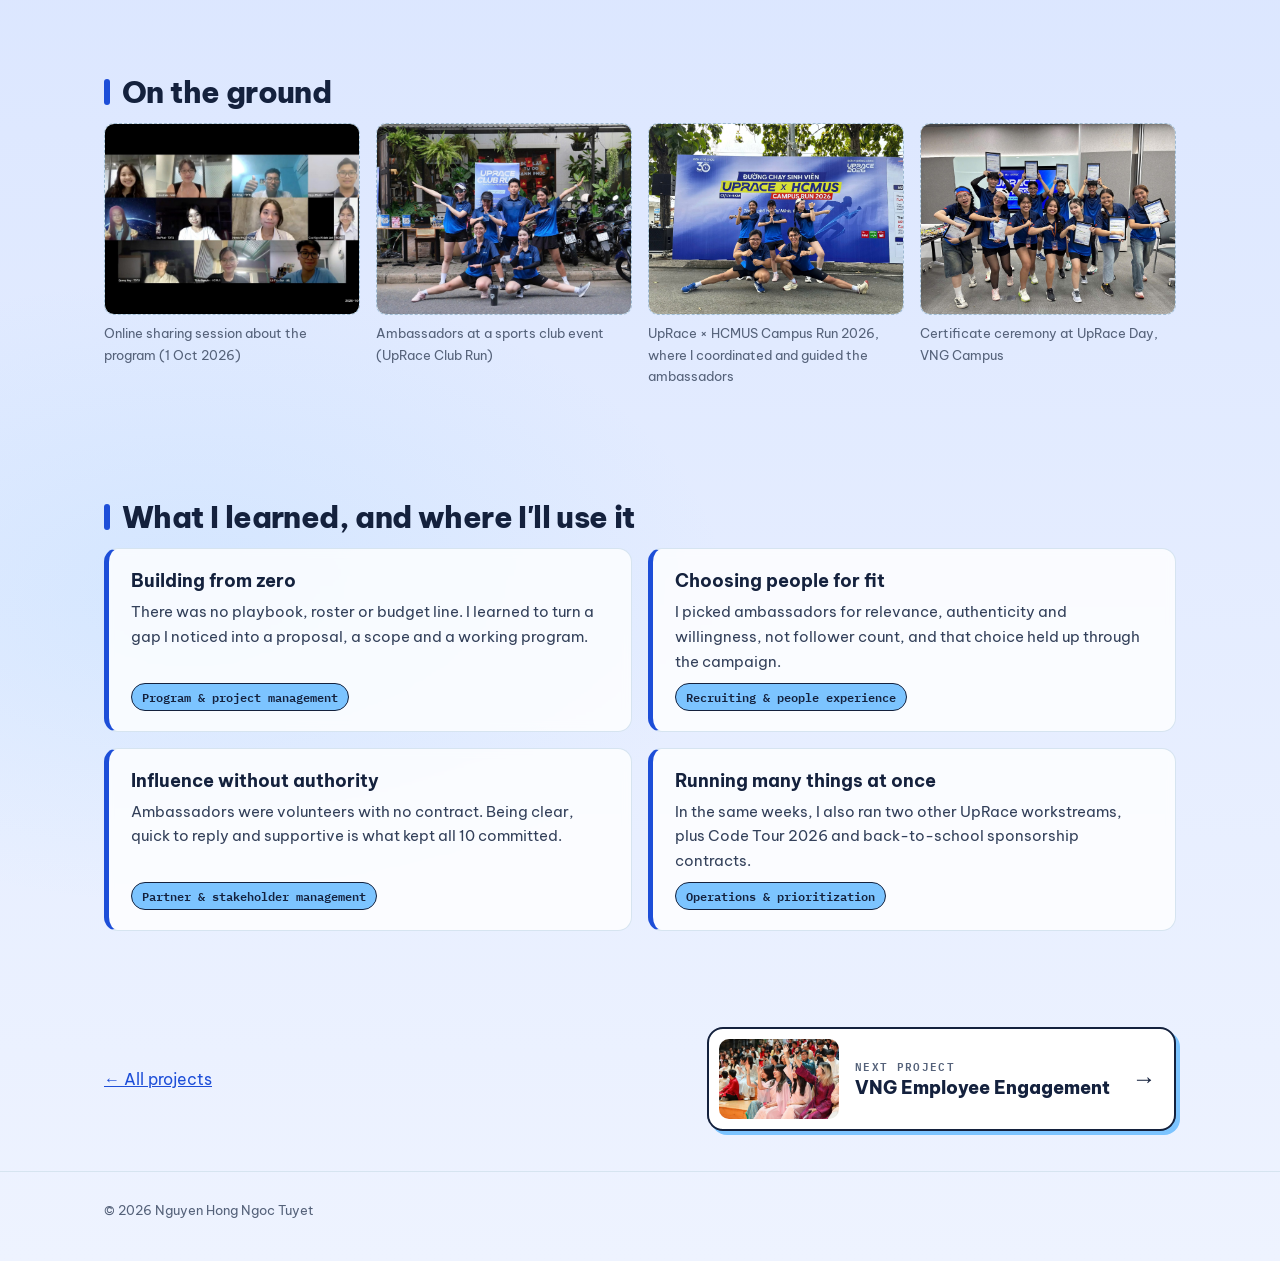
<file: uprace.html>
<!DOCTYPE html>
<html lang="en">
<head>
<meta charset="utf-8">
<meta name="viewport" content="width=device-width, initial-scale=1">
<title>Campus Running Ambassador Case Study</title>
<meta name="description" content="Case study: UpRace Campus Running Ambassador, a student ambassador pilot initiated and run by Nguyen Hong Ngoc Tuyet at VNG.">
<link rel="preconnect" href="https://fonts.googleapis.com">
<link rel="preconnect" href="https://fonts.gstatic.com" crossorigin>
<link href="https://fonts.googleapis.com/css2?family=Be+Vietnam+Pro:wght@400;500;600;700;800&family=Caveat:wght@600&family=IBM+Plex+Mono:wght@500;600&display=swap" rel="stylesheet">
<link rel="stylesheet" href="style.css?v=3">
</head>
<body class="cs theme-uprace">

<nav class="nav" aria-label="Main">
  <div class="wrap">
    <a class="brand" href="index.html">Tuyết Nguyễn</a>
    <ul><li><a href="index.html#projects">All projects</a></li><li><a href="index.html#contact">Contact</a></li></ul>
  </div>
</nav>

<header class="cs-hero">
  <div class="wrap">
    <a class="back" href="index.html#projects">← Back to projects</a>
    <p class="eyebrow">Case study · VNG Group · Initiator &amp; Operations Lead</p>
    <h1 class="section-title" style="font-size:clamp(36px,6vw,64px)">Campus Running Ambassador</h1>
    <p class="section-lead" style="margin-bottom:0">A pilot I proposed and ran from zero: 10 student runners became UpRace ambassadors on their own campuses.</p>
    <div class="cs-meta">
      <div><small>My role</small>Initiator &amp; Operations Lead</div>
      <div><small>When</small>Oct 2026 · 23-day campaign</div>
      <div><small>Scale</small>10 student ambassadors</div>
      <div><small>Program</small>UpRace 2026</div>
    </div>
    <div class="ph"><img src="images/uprace-hero.jpg" alt="Ambassadors holding their certificates at UpRace Day 2026" onerror="this.remove()"></div>
  </div>
</header>

<main class="wrap">
  <section class="cs-section prose">
    <h2>What is UpRace?</h2>
    <p>UpRace is a CSR campaign started by VNG. People log their runs on the UpRace app, and every kilometre is converted into contributions for the community. UpRace 2026 ran from 10 October to 1 November, with events at universities and running clubs, and closed with UpRace Day at VNG Campus.</p>
  </section>

  <section class="cs-section prose">
    <h2>Why I started it</h2>
    <p>UpRace's own channels mostly reached people who already knew the campaign, not the students it wanted. Polished brand content could also make running look harder than it is for beginners. My idea was simple: let students hear about UpRace from other students they already follow.</p>
    <p>UpRace had never run an ambassador program, so there was no playbook and no budget line to start from.</p>
  </section>

  <section class="cs-section prose">
    <h2>What I did</h2>
    <ul>
      <li><b>Started the idea:</b> spotted the gap, proposed the ambassador model, and set its size, selection criteria and campus mix.</li>
      <li><b>Scouting &amp; recruitment:</b> found and screened each candidate myself and reached out directly. All 10 students I approached said yes.</li>
      <li><b>Operations:</b> was the single point of contact for all ambassadors; handled onboarding, welcome kits and scheduling; and linked their activity to the campus events and the finale at UpRace Day.</li>
    </ul>
  </section>

  <section class="cs-section">
    <div class="prose"><h2>How it ran</h2></div>
    <div class="star">
      <div><small>1 · Recruit</small>Scouted candidates campus by campus and invited them directly.</div>
      <div><small>2 · Onboard</small>Ran an online sharing session, sent welcome kits, and agreed the timeline and posting rhythm.</div>
      <div><small>3 · Run</small>Managed the 23-day campaign: scheduling, follow-ups and day-to-day issues.</div>
      <div><small>4 · Activate</small>Brought ambassadors to club and campus runs, then recognized them at UpRace Day.</div>
    </div>
  </section>

  <section class="cs-section">
    <div class="prose"><h2>My part in UpRace 2026</h2><p style="margin-bottom:20px">The ambassador pilot was one of three UpRace workstreams I handled during the campaign.</p></div>
    <div class="mini three">
      <article><div class="t"><h4>Campus Running Ambassador</h4><p>Proposed and ran the student ambassador pilot described on this page.</p></div></article>
      <article><div class="t"><h4>UpRace × Sports Clubs</h4><p>Reached out to running clubs and gyms and invited them to join UpRace, contacting 31 of 43 target clubs.</p></div></article>
      <article><div class="t"><h4>UpRace × Universities</h4><p>Worked with HCMUT to organize an offline fundraising run on campus, “Running for the Community”.</p></div></article>
    </div>
    <figure class="wide-fig"><div class="ph"><img src="images/uprace-hcmut.jpg" alt="Team photo at UpRace × HCMUT 2026" onerror="this.remove()"></div><figcaption>UpRace × HCMUT 2026 “Running for the Community”, the offline fundraising run I co-organized with HCMUT (25 Oct 2026)</figcaption></figure>
  </section>

  <section class="cs-section">
    <div class="prose"><h2>Results</h2></div>
    <div class="nums">
      <div class="num"><b>10 / 10</b><span>students said yes to the first invitation</span></div>
      <div class="num"><b>0</b><span>drop-offs across the 23-day campaign</span></div>
      <div class="num"><b>2027</b><span>proposed to scale into a full campaign track</span></div>
    </div>
  </section>

  <section class="cs-section">
    <div class="prose"><h2>On the ground</h2></div>
    <div class="gallery four">
      <figure><div class="ph"><img src="images/uprace-3.jpg" alt="Online sharing session with ambassadors" onerror="this.remove()"></div><figcaption>Online sharing session about the program (1 Oct 2026)</figcaption></figure>
      <figure><div class="ph"><img src="images/uprace-1.jpg" alt="Ambassadors at the UpRace Club Run sports club event" onerror="this.remove()"></div><figcaption>Ambassadors at a sports club event (UpRace Club Run)</figcaption></figure>
      <figure><div class="ph"><img src="images/uprace-2.jpg" alt="Ambassadors at UpRace x HCMUS Campus Run 2026" onerror="this.remove()"></div><figcaption>UpRace × HCMUS Campus Run 2026, where I coordinated and guided the ambassadors</figcaption></figure>
      <figure><div class="ph"><img src="images/uprace-4.jpg" alt="Certificate ceremony at UpRace Day" onerror="this.remove()"></div><figcaption>Certificate ceremony at UpRace Day, VNG Campus</figcaption></figure>
    </div>
  </section>

  <section class="cs-section">
    <div class="prose"><h2>What I learned, and where I'll use it</h2></div>
    <div class="learn">
      <div><h4>Building from zero</h4><p>There was no playbook, roster or budget line. I learned to turn a gap I noticed into a proposal, a scope and a working program.</p><span>Program &amp; project management</span></div>
      <div><h4>Choosing people for fit</h4><p>I picked ambassadors for relevance, authenticity and willingness, not follower count, and that choice held up through the campaign.</p><span>Recruiting &amp; people experience</span></div>
      <div><h4>Influence without authority</h4><p>Ambassadors were volunteers with no contract. Being clear, quick to reply and supportive is what kept all 10 committed.</p><span>Partner &amp; stakeholder management</span></div>
      <div><h4>Running many things at once</h4><p>In the same weeks, I also ran two other UpRace workstreams, plus Code Tour 2026 and back-to-school sponsorship contracts.</p><span>Operations &amp; prioritization</span></div>
    </div>
  </section>

  <div class="next"><a href="index.html#projects">← All projects</a><a class="btn btn-solid" href="engagement.html">Next: VNG Employee Engagement →</a></div>
</main>

<footer><div class="wrap">© 2026 Nguyen Hong Ngoc Tuyet</div></footer>
<script src="site.js?v=3" defer></script>
</body>
</html>
</file>
<file: style.css>
/* Layout idea: a bright sky-blue opener with sticker-style pills, light airy sections below,
   and testimonials pinned as polaroids joined by a string. Single light theme by choice. */
:root {
  --paper: #f4f9fd;
  --card: #ffffff;
  --ink: #14213d;
  --muted: #55627a;
  --line: #d6e4f0;
  --blue: #1f7ae0;
  --sky-top: #2f8fd9;
  --sky-low: #a9d6f5;
  --sun: #ffc83d;
  --grass: #5ccf6a;
  --coral: #ff5a36;
  --cream: #fde8d8;
  --pin: #6a4fd6;
  --sage: #d9f2dc;
  --sky: #dcecfb;
  --teal: #fff1c7;
  --butter: #ffe0d6;
  --display: "Be Vietnam Pro", "Segoe UI", Roboto, Arial, sans-serif;
  --body: "Be Vietnam Pro", "Segoe UI", Roboto, Arial, sans-serif;
  --hand: "Caveat", "Segoe Print", cursive;
  --mono: "IBM Plex Mono", ui-monospace, Menlo, monospace;
  --wrap: 1120px;
  color-scheme: light;
}

* { box-sizing: border-box; }
html { scroll-behavior: smooth; }
@media (prefers-reduced-motion: reduce) {
  html { scroll-behavior: auto; }
  *, *::before, *::after { animation: none !important; transition: none !important; }
}
body {
  margin: 0;
  background: var(--paper);
  color: var(--ink);
  font: 16px/1.65 var(--body);
}
img { max-width: 100%; display: block; }
a { color: var(--blue); }
a:focus-visible, button:focus-visible { outline: 3px solid var(--blue); outline-offset: 3px; border-radius: 6px; }
h1, h2, h3 { font-family: var(--display); font-weight: 800; letter-spacing: -.02em; line-height: 1.15; text-wrap: balance; margin: 0; }
p { margin: 0; }
.wrap { max-width: var(--wrap); margin: 0 auto; padding: 0 24px; }
section { padding: 88px 0; }
.eyebrow { font: 500 12px/1 var(--mono); letter-spacing: .16em; text-transform: uppercase; color: var(--muted); margin-bottom: 14px; }
.hand { font-family: var(--hand); color: var(--blue); font-weight: 600; }
.tag { display: inline-block; font: 500 12px/1.4 var(--mono); background: var(--ink); color: var(--paper); padding: 2px 7px; border-radius: 3px; }
.section-title { font-size: clamp(30px, 4vw, 44px); margin-bottom: 12px; }
.section-lead { color: var(--muted); max-width: 62ch; margin-bottom: 40px; }

/* Draft helpers: remove when final */
.draft-bar { background: var(--ink); color: var(--paper); font-size: 13px; padding: 10px 0; }
.draft-bar .wrap { display: flex; flex-wrap: wrap; gap: 6px 18px; align-items: center; }
.tbc { background: #ffe9a8; color: inherit; border-bottom: 2px dashed #c79a00; padding: 0 3px; border-radius: 2px; cursor: help; }
.ph { position: relative; background: repeating-linear-gradient(135deg, #e3eef8 0 12px, #d6e6f4 12px 24px); border: 1.5px dashed #9fbad3; border-radius: 10px; overflow: hidden; display: grid; place-items: center; text-align: center; color: var(--muted); font: 500 12px/1.4 var(--mono); padding: 12px; }
.ph img { position: absolute; inset: 0; width: 100%; height: 100%; object-fit: cover; }
.ph span { max-width: 22ch; }

/* Nav */
.nav { position: sticky; top: 0; z-index: 10; background: rgba(246, 244, 238, .92); backdrop-filter: blur(6px); border-bottom: 1px solid var(--line); }
.nav .wrap { display: flex; align-items: center; justify-content: space-between; gap: 16px; height: 60px; }
.nav .brand { font: 600 18px var(--display); color: var(--ink); text-decoration: none; }
.nav ul { list-style: none; display: flex; gap: 22px; margin: 0; padding: 0; }
.nav ul a { color: var(--ink); text-decoration: none; font-size: 14px; }
.nav ul a:hover { color: var(--blue); }
.menu-btn { display: none; background: none; border: 1px solid var(--line); border-radius: 8px; padding: 6px 10px; font: inherit; color: var(--ink); cursor: pointer; }

/* Hero: sky */
.hero { padding: 64px 0 72px; background: linear-gradient(180deg, var(--sky-top) 0%, #5fb0e8 55%, var(--sky-low) 100%); color: #fff; overflow: hidden; }
.hero-grid { display: grid; grid-template-columns: 1.25fr 1fr; gap: 40px; align-items: center; }
.hero .eyebrow { color: rgba(255,255,255,.85); }
.hero h1 { font-size: clamp(38px, 6.4vw, 76px); line-height: 1.02; }
.hero h1 .hand { font-size: .6em; display: block; margin-bottom: 6px; color: var(--sun); font-weight: 600; letter-spacing: 0; }
.hero .headline { font: 500 clamp(14px, 1.5vw, 16px)/1.5 var(--mono); color: rgba(255,255,255,.92); margin-top: 18px; }
.hero .tagline { font: 600 clamp(20px, 2.6vw, 27px)/1.35 var(--display); margin-top: 22px; max-width: 30ch; animation: fadein .9s ease-out both; }
.hero .tagline em { font-style: normal; background: var(--sun); color: var(--ink); padding: 0 8px; border-radius: 6px; }
@keyframes fadein { from { opacity: 0; transform: translateY(6px); } to { opacity: 1; transform: none; } }
.btns { display: flex; flex-wrap: wrap; gap: 12px; margin-top: 30px; }
.btn { display: inline-flex; align-items: center; gap: 8px; padding: 12px 22px; border-radius: 999px; font-weight: 700; font-size: 15px; text-decoration: none; border: 2px solid var(--ink); transition: transform .15s, box-shadow .15s; }
.btn-solid { background: var(--ink); color: #fff; }
.btn-line { background: #fff; color: var(--ink); }
.hero .btn-solid { background: var(--sun); color: var(--ink); }
.btn:hover { transform: translateY(-2px); box-shadow: 3px 3px 0 var(--ink); }
/* sticker stack */
.stickers { display: flex; flex-direction: column; align-items: center; gap: 14px; position: relative; padding: 10px 0; }
.pill { display: inline-flex; align-items: center; gap: 8px; padding: 10px 20px; border-radius: 999px; border: 2px solid var(--ink); color: var(--ink); font: 600 16px/1.2 var(--body); box-shadow: 3px 3px 0 rgba(20,33,61,.9); white-space: nowrap; text-decoration: none; transition: transform .15s; }
.pill:hover { transform: rotate(0) scale(1.04) !important; }
.pill:nth-child(1) { background: var(--cream); transform: rotate(-4deg) translateX(-30px); }
.pill:nth-child(2) { background: var(--grass); transform: rotate(-2deg) translateX(40px); }
.pill:nth-child(3) { background: #fff; transform: rotate(1deg) translateX(-10px); }
.pill:nth-child(4) { background: var(--sun); transform: rotate(-3deg) translateX(-50px); }
.pill:nth-child(5) { background: var(--coral); color: #fff; transform: rotate(-5deg) translateX(20px); }
.pill:nth-child(6) { background: #fff; transform: rotate(3deg) translateX(-20px); }
.badge { position: absolute; font: 700 12px var(--mono); background: var(--pin); color: #fff; padding: 4px 9px; border-radius: 6px; border: 2px solid var(--ink); }
.spark { position: absolute; color: #f6a5d8; font-size: 30px; line-height: 1; }
.stats { display: grid; grid-template-columns: repeat(3, 1fr); gap: 18px; margin-top: 56px; }
.stat { border-radius: 16px; padding: 20px 22px 16px; color: var(--ink); border: 2px solid var(--ink); box-shadow: 4px 4px 0 var(--ink); }
.stat:nth-child(1) { background: #fff; transform: rotate(-1.2deg); }
.stat:nth-child(2) { background: var(--sun); transform: rotate(.8deg); }
.stat:nth-child(3) { background: var(--grass); transform: rotate(-.6deg); }
.stat b { display: block; font: 800 clamp(34px, 4.4vw, 48px)/1 var(--display); font-variant-numeric: tabular-nums; letter-spacing: -.02em; }
.stat span { display: block; margin-top: 8px; font-size: 14px; font-weight: 600; }
.stat small { display: block; color: #3a4660; font: 12px var(--mono); margin-top: 4px; }

/* About */
.about-grid { display: grid; grid-template-columns: 360px 1fr; gap: 56px; align-items: start; }
.polaroid { background: var(--card); padding: 14px 14px 46px; box-shadow: 0 10px 30px rgba(31, 36, 48, .12); rotate: -2.5deg; position: relative; }
.polaroid .ph { aspect-ratio: 4 / 5; border-radius: 2px; }
.polaroid .cap { position: absolute; bottom: 10px; left: 0; right: 0; text-align: center; font-size: 24px; }
.about-copy h2 { font-size: clamp(28px, 3.6vw, 40px); margin-bottom: 24px; }
.about-copy p { margin-bottom: 16px; max-width: 64ch; }
.philosophy { margin: 28px 0; padding: 18px 22px; border: 2px solid var(--ink); box-shadow: 4px 4px 0 var(--sun); background: var(--card); border-radius: 14px; font: 600 20px/1.4 var(--display); }
.facts { list-style: none; padding: 0; margin: 0; display: grid; grid-template-columns: repeat(3, 1fr); gap: 20px; }
.facts li { border: 2px solid var(--ink); box-shadow: 4px 4px 0 var(--ink); border-radius: 16px; padding: 20px; font-size: 15px; line-height: 1.6; }
.facts li:nth-child(1) { rotate: -1.5deg; }
.facts li:nth-child(2) { rotate: 1deg; }
.facts li:nth-child(3) { rotate: -.8deg; }
.facts li:nth-child(4) { background: var(--butter); rotate: 1.4deg; }
.facts li b { display: block; font: 800 19px/1.25 var(--display); color: var(--ink); margin-bottom: 10px; }

/* Skills */
.skills-grid { display: grid; grid-template-columns: repeat(6, 1fr); gap: 20px; }
.skill { grid-column: span 2; background: var(--card); border: 1px solid var(--line); border-radius: 16px; padding: 24px; display: flex; flex-direction: column; gap: 12px; transition: transform .15s, box-shadow .15s; }

.skill:hover { transform: translateY(-3px); box-shadow: 0 10px 24px rgba(31, 36, 48, .08); }
.skill .ic { width: 42px; height: 42px; border-radius: 12px; display: grid; place-items: center; }
.skill:nth-child(1) .ic { background: var(--grass); }
.skill:nth-child(2) .ic { background: var(--sky); }
.skill:nth-child(3) .ic { background: var(--sun); }
.skill:nth-child(4) .ic { background: var(--butter); }
.skill:nth-child(5) .ic { background: var(--coral); }
.skill h3 { font-size: 22px; }
.skill p { color: var(--muted); font-size: 15px; }
.skill ul { margin: 4px 0 0; padding-left: 18px; font-size: 14.5px; display: grid; gap: 6px; }
.tools { margin-top: 28px; font-size: 14px; color: var(--muted); }
.tools b { color: var(--ink); }

/* Projects */
.filters { display: flex; flex-wrap: wrap; gap: 8px; margin-bottom: 28px; }
.filters button { font: 500 14px var(--body); background: transparent; border: 1.5px solid var(--line); color: var(--ink); padding: 8px 16px; border-radius: 999px; cursor: pointer; }
.filters button[aria-pressed="true"] { background: var(--blue); border-color: var(--blue); color: #fff; }
.grid { display: grid; grid-template-columns: repeat(3, 1fr); gap: 24px; }
.card { background: var(--card); border: 1px solid var(--line); border-radius: 16px; overflow: hidden; display: flex; flex-direction: column; transition: transform .15s, box-shadow .15s; }
.card:hover { transform: translateY(-4px); box-shadow: 0 14px 30px rgba(31, 36, 48, .1); }
.card[hidden] { display: none; }
.card .ph { aspect-ratio: 4 / 3; border-radius: 0; border: 0; border-bottom: 1.5px dashed #9fbad3; }
.card-body { padding: 20px; display: flex; flex-direction: column; gap: 10px; flex: 1; }
.card .role { font: 500 12px var(--mono); color: var(--muted); letter-spacing: .04em; }
.card h3 { font-size: 22px; }
.card .result { font-size: 15px; }
.card .cats { display: flex; flex-wrap: wrap; gap: 6px; margin-top: auto; padding-top: 8px; }
.card .cats span { font-size: 12px; background: var(--paper); border: 1px solid var(--line); padding: 2px 9px; border-radius: 999px; }
.card .more { font-weight: 600; font-size: 14px; text-decoration: none; }
.card .more.soon { color: var(--muted); font-weight: 500; }

/* Journey timeline */
.timeline { position: relative; max-width: 820px; }
.timeline::before { content: ""; position: absolute; left: 7px; top: 8px; bottom: 8px; width: 2px; background: var(--line); }
.org { position: relative; padding-left: 40px; margin-bottom: 36px; }
.org::before { content: ""; position: absolute; left: 0; top: 6px; width: 16px; height: 16px; border-radius: 50%; background: var(--sun); border: 2px solid var(--ink); }
.org-head { display: flex; flex-wrap: wrap; align-items: baseline; gap: 6px 14px; margin-bottom: 16px; }
.org-head h3 { font-size: 22px; }
.org-head .when { font: 500 13px var(--mono); color: var(--muted); }
.org-head .title { width: 100%; color: var(--muted); font-size: 15px; }
.mile { background: var(--card); border: 1px solid var(--line); border-radius: 14px; padding: 18px 20px; margin-bottom: 12px; }
.mile .date { font: 500 12px var(--mono); color: var(--blue); letter-spacing: .04em; }
.mile h4 { font: 600 17px var(--body); margin: 4px 0 6px; }
.mile p { font-size: 15px; color: #383d4a; }
.mile .tags { display: flex; flex-wrap: wrap; gap: 6px; margin-top: 10px; }
.mile .tags span { font: 500 12px var(--mono); background: var(--sky); border: 1px solid #b9d4ee; padding: 3px 9px; border-radius: 999px; }

/* Testimonials: pinned polaroids joined by a string */
.quotes { position: relative; overflow: hidden; }
.board { position: relative; max-width: 900px; margin: 0 auto; display: flex; flex-direction: column; padding: 10px 0 20px; }
.board svg.string { position: absolute; inset: 0; width: 100%; height: 100%; pointer-events: none; z-index: 3; }
.board svg.string polyline { fill: none; stroke: var(--pin); stroke-width: 3; stroke-linecap: round; stroke-linejoin: round; }
.slot { position: relative; width: 47%; }
.slot:nth-of-type(odd) { align-self: flex-start; }
.slot:nth-of-type(even) { align-self: flex-end; }
.slot + .slot { margin-top: -36px; }
.q { position: relative; z-index: 2; background: #fff; padding: 22px 22px 14px; box-shadow: 0 10px 26px rgba(20,33,61,.14); border-radius: 4px; display: flex; flex-direction: column; gap: 14px; margin: 0; }
.slot:nth-of-type(4n+1) .q { transform: rotate(-2.5deg); }
.slot:nth-of-type(4n+2) .q { transform: rotate(2deg); }
.slot:nth-of-type(4n+3) .q { transform: rotate(1.5deg); }
.slot:nth-of-type(4n+4) .q { transform: rotate(-1.8deg); }
.q .inner { border-radius: 2px; padding: 18px 18px 16px; }
.slot:nth-of-type(6n+1) .inner { background: var(--sky); }
.slot:nth-of-type(6n+2) .inner { background: var(--teal); }
.slot:nth-of-type(6n+3) .inner { background: var(--sage); }
.slot:nth-of-type(6n+4) .inner { background: var(--butter); }
.slot:nth-of-type(6n+5) .inner { background: var(--sky); }
.slot:nth-of-type(6n+6) .inner { background: var(--sage); }
.q blockquote { margin: 0; font-size: 15px; }
.q blockquote::before { content: "\201C"; display: block; font: 800 44px/0.6 var(--display); color: var(--pin); margin-bottom: 8px; }
.pinhead { position: absolute; z-index: 4; top: -9px; width: 20px; height: 20px; border-radius: 50%; background: radial-gradient(circle at 35% 35%, #a995ff, var(--pin) 60%); box-shadow: 1px 2px 3px rgba(0,0,0,.3); }
.slot:nth-of-type(odd) .pinhead { right: 34px; }
.slot:nth-of-type(even) .pinhead { left: 34px; }
.who { display: flex; gap: 12px; align-items: center; }
.avatar { width: 40px; height: 40px; flex: none; border-radius: 50%; display: grid; place-items: center; font: 700 14px var(--body); background: var(--ink); color: #fff; }
.who b { display: block; font-size: 14px; }
.who small { display: block; color: var(--muted); font-size: 12.5px; line-height: 1.4; }
.q .caption { text-align: center; font: 600 22px/1 var(--hand); color: var(--ink); }
.q .note { font-size: 12px; color: var(--muted); font-style: italic; margin-top: -6px; }
.scribble { position: absolute; z-index: 0; font: 600 22px/1.1 var(--hand); color: var(--muted); max-width: 9ch; text-align: center; }
@media (max-width: 1180px) { .scribble { display: none; } }
.slot:nth-of-type(odd) .scribble { right: calc(100% + 18px); top: 30%; transform: rotate(-6deg); }
.slot:nth-of-type(even) .scribble { left: calc(100% + 18px); top: 30%; transform: rotate(5deg); }
.doodle { position: absolute; z-index: 0; pointer-events: none; }
.tape { position: absolute; width: 150px; height: 46px; background: rgba(92,207,106,.45); top: 20px; right: 4%; transform: rotate(12deg); }

/* Contact */
.contact-grid { display: grid; grid-template-columns: 1.2fr 1fr; gap: 48px; align-items: center; }
.contact h2 { font-size: clamp(36px, 5vw, 60px); }
.contact h2 .hand { display: block; font-size: .7em; }
.contact p { color: var(--muted); max-width: 52ch; margin-top: 18px; }
.contact-card { background: var(--card); border: 1px solid var(--line); border-radius: 18px; padding: 28px; display: grid; gap: 16px; }
.contact-card div { display: grid; gap: 2px; }
.contact-card small { font: 500 12px var(--mono); color: var(--muted); letter-spacing: .08em; text-transform: uppercase; }
.contact-card a, .contact-card span { font-size: 17px; font-weight: 500; color: var(--ink); text-decoration: none; word-break: break-word; }
.contact-card a:hover { color: var(--blue); }
footer { padding: 28px 0 40px; color: var(--muted); font-size: 13px; border-top: 1px solid var(--line); }

/* Case study page */
.cs-hero .ph { aspect-ratio: 21 / 9; border-radius: 18px; margin-top: 28px; }
.back { display: inline-block; margin: 28px 0 10px; font-size: 14px; text-decoration: none; }
.cs-meta { display: grid; grid-template-columns: repeat(4, 1fr); gap: 16px; margin-top: 32px; }
.cs-meta div { border-top: 2px solid var(--ink); padding-top: 10px; }
.cs-meta small { display: block; font: 500 12px var(--mono); color: var(--muted); text-transform: uppercase; letter-spacing: .08em; }
.prose { max-width: none; }
.prose h2 { font-size: 30px; margin: 0 0 14px; }
.prose p, .prose li { margin-bottom: 10px; }
.cs-section { padding: 48px 0; border-top: 1px solid var(--line); }
.pairs { display: grid; gap: 16px; }
.pair { display: grid; grid-template-columns: 1fr 1fr 1fr; gap: 0; border: 1px solid var(--line); border-radius: 14px; overflow: hidden; background: var(--card); }
.pair div { padding: 18px 20px; }
.pair div + div { border-left: 1px solid var(--line); }
.pair small { display: block; font: 500 12px var(--mono); text-transform: uppercase; letter-spacing: .08em; color: var(--muted); margin-bottom: 6px; }
.pair div:first-child { background: #fbf3dc; }
.pair div:last-child { background: #eaf3ef; }
.nums { display: grid; grid-template-columns: repeat(3, 1fr); gap: 16px; }
.num { background: var(--card); border: 1px solid var(--line); border-radius: 14px; padding: 20px; }
.num b { display: block; font: 800 38px/1 var(--display); color: var(--blue); font-variant-numeric: tabular-nums; }
.num span { display: block; margin-top: 8px; font-size: 14px; color: var(--muted); }
.gallery { display: grid; grid-template-columns: repeat(3, 1fr); gap: 16px; }
.gallery figure { margin: 0; }
.gallery .ph { aspect-ratio: 4 / 3; }
.gallery figcaption { font-size: 13px; color: var(--muted); margin-top: 8px; }
.toolrow { display: flex; flex-wrap: wrap; gap: 8px; }
.toolrow span { border: 1px solid var(--line); background: var(--card); border-radius: 999px; padding: 6px 14px; font-size: 14px; }
.next { display: flex; justify-content: space-between; align-items: center; gap: 16px; padding: 40px 0; border-top: 1px solid var(--line); flex-wrap: wrap; }

/* Responsive */
@media (max-width: 900px) {
  .hero-grid { grid-template-columns: 1fr; }
  .stickers { display: none; }
  .slot { width: 78%; }
  .scribble { display: none; }
  .about-grid, .contact-grid { grid-template-columns: 1fr; }
  .polaroid { max-width: 320px; }
  .grid, .q-grid { grid-template-columns: 1fr 1fr; }
  .skills-grid { grid-template-columns: 1fr 1fr; }
  .skill, .skill:nth-child(4) { grid-column: auto; }
  .facts { grid-template-columns: 1fr 1fr; }
  .cs-meta { grid-template-columns: 1fr 1fr; }
}
@media (max-width: 640px) {
  section { padding: 64px 0; }
  .wrap { padding: 0 18px; }
  .nav ul { display: none; position: absolute; top: 60px; left: 0; right: 0; background: var(--paper); flex-direction: column; padding: 12px 18px 18px; border-bottom: 1px solid var(--line); }
  .nav ul.open { display: flex; }
  .menu-btn { display: block; }
  .stats, .grid, .q-grid, .skills-grid, .facts, .nums, .gallery { grid-template-columns: 1fr; }
  .stat { transform: none !important; } .facts li { rotate: 0deg; }
  .slot { width: 100%; }
  .slot + .slot { margin-top: 28px; }
  .slot .q { transform: none !important; }
  .board svg.string, .tape { display: none; }
  .slot .pinhead { left: 50% !important; right: auto !important; margin-left: -10px; }
  .pair { grid-template-columns: 1fr; }
  .pair div + div { border-left: 0; border-top: 1px solid var(--line); }
}

/* Dropdowns */
details > summary { list-style: none; cursor: pointer; }
details > summary::-webkit-details-marker { display: none; }
.toggle { display: inline-flex; align-items: center; gap: 6px; font: 600 13px var(--body); color: var(--blue); }
.toggle::after { content: "+"; display: grid; place-items: center; width: 20px; height: 20px; border-radius: 50%; border: 1.5px solid var(--blue); font-size: 14px; line-height: 1; }
details[open] > summary .toggle::after { content: "–"; }
details.skill { padding: 0; }
details.skill > summary { display: flex; flex-direction: column; gap: 12px; padding: 24px; height: 100%; }
details.skill[open] > summary { height: auto; padding-bottom: 8px; }
details.skill > ul { margin: 0; padding: 0 24px 24px 42px; }
.skills-grid { align-items: stretch; }
details.skill > summary .toggle { margin-top: auto; }
.tl-label { font: 600 12px var(--mono); letter-spacing: .14em; text-transform: uppercase; color: var(--muted); margin: 0 0 18px 40px; }
.tl-label:not(:first-child) { margin-top: 12px; }
.org details { background: var(--card); border: 1px solid var(--line); border-radius: 14px; }
.org summary { display: flex; justify-content: space-between; align-items: flex-start; gap: 16px; padding: 16px 20px; }
.org summary .org-head { margin: 0; }
.org summary .toggle { flex: none; margin-top: 6px; }
.duties { margin: 0; padding: 0 24px 18px 40px; display: grid; gap: 8px; font-size: 15px; color: #33405a; }
.org { margin-bottom: 18px; }
.org::before { top: 22px; }

/* Case study extras */
.links { display: flex; flex-wrap: wrap; gap: 8px 24px; margin-top: 14px; }
.links a { font-weight: 600; text-decoration: none; }
.star { display: grid; grid-template-columns: repeat(4, 1fr); gap: 16px; }
.star div { border: 2px solid var(--ink); border-radius: 14px; padding: 18px; background: var(--card); }
.star div:nth-child(1) { background: var(--sky); }
.star div:nth-child(2) { background: var(--teal); }
.star div:nth-child(3) { background: var(--sage); }
.star div:nth-child(4) { background: var(--sun); box-shadow: 4px 4px 0 var(--ink); }
.star small { display: block; font: 600 12px var(--mono); letter-spacing: .1em; text-transform: uppercase; margin-bottom: 8px; }
.roles { display: flex; flex-wrap: wrap; gap: 8px; margin-top: 18px; }
.roles span { background: var(--ink); color: #fff; border-radius: 999px; padding: 5px 14px; font-size: 14px; font-weight: 600; }
.event { display: grid; grid-template-columns: 1fr 1.1fr; gap: 32px; align-items: start; }
.event h3 { font-size: 26px; margin-bottom: 6px; }
.event .big { font: 800 40px/1 var(--display); color: var(--blue); margin: 12px 0 4px; }
.event ul { padding-left: 20px; display: grid; gap: 8px; margin: 14px 0 0; }
.event .pics { display: grid; grid-template-columns: 1fr 1fr; gap: 12px; }
.event .pics .ph { aspect-ratio: 4 / 3; }
.event .pics .wide { grid-column: span 2; aspect-ratio: 16 / 9; }
.event .pics .tall { aspect-ratio: 1 / 1; }
.mini { display: grid; grid-template-columns: repeat(4, 1fr); gap: 16px; }
.mini article { background: var(--card); border: 1px solid var(--line); border-radius: 14px; overflow: hidden; }
.mini .ph { aspect-ratio: 4 / 3; border-radius: 0; border: 0; }
.mini div.t { padding: 14px 16px 16px; }
.mini h4 { font: 700 16px var(--body); margin: 0 0 6px; }
.mini p { font-size: 14px; color: var(--muted); }
@media (max-width: 900px) { .star, .mini { grid-template-columns: 1fr 1fr; } .event { grid-template-columns: 1fr; } }
@media (max-width: 640px) { .star, .mini { grid-template-columns: 1fr; } }
.muted { color: var(--muted); }
.gallery.four { grid-template-columns: repeat(4, 1fr); }
.cs-hero .section-lead { max-width: none; }
@media (max-width: 900px) { .gallery.four { grid-template-columns: 1fr 1fr; } }
@media (max-width: 640px) { .gallery.four { grid-template-columns: 1fr; } }

.mini.three { grid-template-columns: repeat(3, 1fr); }
.mini.three article { padding: 4px 0; border: 2px solid var(--ink); box-shadow: 3px 3px 0 var(--ink); }
.learn { display: grid; grid-template-columns: repeat(2, 1fr); gap: 16px; }
.learn div { background: var(--card); border: 1px solid var(--line); border-radius: 14px; padding: 20px 22px; display: flex; flex-direction: column; gap: 8px; }
.learn h4 { font: 700 18px var(--body); margin: 0; }
.learn p { font-size: 15px; color: #33405a; }
.learn span { align-self: flex-start; margin-top: auto; font: 600 12px var(--mono); background: var(--sun); border: 1.5px solid var(--ink); border-radius: 999px; padding: 3px 10px; }
@media (max-width: 900px) { .mini.three, .learn { grid-template-columns: 1fr; } }

/* Peak season lanes */
.season { background: var(--card); border: 2px solid var(--ink); border-radius: 18px; box-shadow: 5px 5px 0 var(--ink); padding: 24px; overflow-x: auto; }
.lanes { min-width: 720px; display: grid; grid-template-columns: 250px 1fr; row-gap: 10px; }
.months { display: grid; grid-template-columns: repeat(2, 1fr); font: 600 12px var(--mono); color: var(--muted); letter-spacing: .1em; border-bottom: 1px solid var(--line); padding-bottom: 6px; }
.months span { border-left: 1px dashed var(--line); padding-left: 8px; }
.lane-name { font-size: 14.5px; line-height: 1.35; padding-right: 14px; align-self: center; }
.lane-name b { display: block; font-size: 15px; }
.lane-name small { color: var(--muted); }
.track { position: relative; height: 34px; background: linear-gradient(90deg, transparent calc(50% - 1px), var(--line) calc(50% - 1px) 50%, transparent 50%); align-self: center; }
.bar { position: absolute; top: 5px; height: 24px; border-radius: 999px; border: 2px solid var(--ink); }
.bar.tbc-bar { border-style: dashed; opacity: .75; }
.pin-dot { position: absolute; top: 2px; width: 30px; height: 30px; margin-left: -15px; border-radius: 50%; background: var(--coral); border: 2px solid var(--ink); display: grid; place-items: center; color: #fff; font: 700 13px var(--body); }
.season-note { margin-top: 16px; font-size: 13px; color: var(--muted); display: flex; flex-wrap: wrap; gap: 6px 18px; }
.season-note i { display: inline-block; width: 26px; height: 12px; border-radius: 999px; border: 2px dashed var(--ink); vertical-align: middle; margin-right: 6px; }
.wide-fig { margin: 20px 0 0; }
.wide-fig .ph { aspect-ratio: 16 / 7; }
.wide-fig .ph img { object-position: center 60%; }
.wide-fig figcaption { font-size: 13px; color: var(--muted); margin-top: 8px; }
.fact-link { display: inline-block; margin-top: 10px; font-weight: 700; font-size: 14px; text-decoration: none; }

.contact-grid { grid-template-columns: 340px 1fr; gap: 64px; align-items: center; }
.contact-photo { rotate: 2.5deg; }
.contact .contact-card { margin-top: 28px; grid-template-columns: 1fr 1fr; }
@media (max-width: 900px) { .contact-grid { grid-template-columns: 1fr; } .contact-photo { max-width: 300px; } }
@media (max-width: 640px) { .contact .contact-card { grid-template-columns: 1fr; } }
.nums.four { grid-template-columns: repeat(4, 1fr); }
@media (max-width: 900px) { .nums.four { grid-template-columns: 1fr 1fr; } }
@media (max-width: 640px) { .nums.four { grid-template-columns: 1fr; } }

/* ================= Interactions ================= */
.progress { position: fixed; top: 0; left: 0; right: 0; height: 4px; z-index: 50; transform-origin: 0 50%; transform: scaleX(0); background: linear-gradient(90deg, var(--t-primary, var(--blue)), var(--t-accent, var(--sun))); }
.js .reveal { opacity: 0; transform: translateY(26px); transition: opacity .7s ease, transform .7s cubic-bezier(.2,.7,.2,1); transition-delay: var(--d, 0ms); }
.js .reveal.in { opacity: 1; transform: none; }
.nav ul a.on { color: var(--blue); font-weight: 700; }

/* Journey rail (homepage) */
.rail { position: fixed; left: 18px; top: 50%; transform: translateY(-50%); z-index: 20; display: flex; flex-direction: column; gap: 18px; padding: 6px 0; opacity: 0; pointer-events: none; transition: opacity .3s; }
.rail.show { opacity: 1; pointer-events: auto; }
.rail::before, .rail-fill { content: ""; position: absolute; left: 6px; top: 12px; bottom: 12px; width: 2px; background: var(--line); }
.rail-fill { background: var(--blue); transform-origin: 50% 0; transform: scaleY(0); transition: transform .3s; }
.rail a { position: relative; display: flex; align-items: center; gap: 10px; text-decoration: none; color: var(--muted); font: 600 12px var(--mono); }
.rail a i { width: 14px; height: 14px; border-radius: 50%; background: var(--paper); border: 2px solid var(--line); flex: none; transition: all .25s; }
.rail a.done i { background: var(--blue); border-color: var(--blue); }
.rail a.on i { background: var(--sun); border-color: var(--ink); transform: scale(1.35); }
.rail a span { opacity: 0; transform: translateX(-6px); transition: all .2s; background: var(--card); border: 1px solid var(--line); padding: 3px 8px; border-radius: 6px; white-space: nowrap; }
.rail a.on span, .rail a:hover span, .rail a:focus-visible span { opacity: 1; transform: none; color: var(--ink); }
@media (max-width: 1240px) { .rail { display: none; } }

/* Project cards carry their case-study colour */
.card { border-top: 6px solid var(--c, var(--line)); }
.card:hover { box-shadow: 0 16px 34px color-mix(in srgb, var(--c, #14213d) 28%, transparent); }
.card[data-theme="uniweek"] { --c: #0a22d4; }
.card[data-theme="uprace"] { --c: #1d4ed8; }
.card[data-theme="codetour"] { --c: #ff5a1f; }
.card[data-theme="engagement"] { --c: #c81e25; }
.card[data-theme="intel"] { --c: #0068b5; }
.card[data-theme="content"] { --c: #f2b705; }
.card .ph img { transition: transform .5s ease; }
.card:hover .ph img { transform: scale(1.05); }

/* ================= Case study themes ================= */
body.cs { --t-bg: #14213d; --t-ink: #fff; --t-primary: var(--blue); --t-accent: var(--sun); --t-soft: #eef4fb; --t-tint: #dcecfb; }
body.theme-uniweek { --t-bg: #0a22d4; --t-ink: #fff; --t-primary: #0a22d4; --t-accent: #ffe14d; --t-soft: #fff8cf; --t-tint: #fff1a6; }
body.theme-uprace { --t-bg: #0c1a43; --t-ink: #fff; --t-primary: #1d4ed8; --t-accent: #7cc4ff; --t-soft: #eef3ff; --t-tint: #dbe6ff; }
body.theme-codetour { --t-bg: #061220; --t-ink: #fff; --t-primary: #ff5a1f; --t-accent: #22d3ee; --t-soft: #f1f5f9; --t-tint: #ffe3d6; }
body.theme-engagement { --t-bg: #a5161c; --t-ink: #fff; --t-primary: #c81e25; --t-accent: #f5b82e; --t-soft: #fff6ef; --t-tint: #ffe2c2; }
body.theme-intel { --t-bg: #0068b5; --t-ink: #fff; --t-primary: #0068b5; --t-accent: #00c7fd; --t-soft: #eef7fd; --t-tint: #d4ecfb; }
body.theme-content { --t-bg: #131414; --t-ink: #fff; --t-primary: #d99a00; --t-accent: #f9d565; --t-soft: #fffaeb; --t-tint: #fdeeb8; }

body.cs {
  background-color: var(--t-soft);
  background-image:
    radial-gradient(60vw 50vh at 8% 30%, color-mix(in srgb, var(--t-primary) 14%, transparent), transparent 70%),
    radial-gradient(55vw 45vh at 95% 55%, color-mix(in srgb, var(--t-accent) 22%, transparent), transparent 70%),
    radial-gradient(60vw 50vh at 15% 85%, color-mix(in srgb, var(--t-accent) 16%, transparent), transparent 70%),
    linear-gradient(180deg, var(--t-soft) 0%, #ffffff 35%, var(--t-tint) 70%, var(--t-soft) 100%);
  background-attachment: scroll;
}
body.cs .cs-hero { background: var(--t-bg); color: var(--t-ink); padding-bottom: 0; position: relative; }
body.cs .cs-hero::after { content: ""; position: absolute; left: 0; right: 0; bottom: 0; height: 160px; background: linear-gradient(180deg, transparent, var(--t-soft)); }
body.cs .cs-hero { background: linear-gradient(180deg, var(--t-bg) 0%, var(--t-bg) 70%, color-mix(in srgb, var(--t-bg) 55%, var(--t-soft)) 100%); }
body.cs .cs-hero .wrap { position: relative; z-index: 1; }
body.cs .cs-hero .back, body.cs .cs-hero .eyebrow, body.cs .cs-hero .section-lead { color: color-mix(in srgb, var(--t-ink) 80%, transparent); }
body.cs .cs-hero h1 { color: var(--t-ink); }
body.cs .cs-hero h1::after { content: ""; display: block; width: 90px; height: 8px; border-radius: 4px; background: var(--t-accent); margin-top: 16px; }
body.cs .cs-meta div { border-top-color: var(--t-accent); }
body.cs .cs-meta small { color: color-mix(in srgb, var(--t-ink) 70%, transparent); }
body.cs .cs-hero .ph { box-shadow: 0 24px 60px rgba(0,0,0,.28); border: 0; }
body.cs .prose h2, body.cs .event h3 { position: relative; padding-left: 18px; }
body.cs .prose h2::before, body.cs .event h3::before { content: ""; position: absolute; left: 0; top: .15em; bottom: .15em; width: 6px; border-radius: 3px; background: var(--t-primary); }
body.cs .eyebrow { color: var(--t-primary); }
body.cs .num { border-top: 5px solid var(--t-primary); transition: transform .2s, box-shadow .2s; }
body.cs .num:hover { transform: translateY(-4px); box-shadow: 0 12px 26px color-mix(in srgb, var(--t-primary) 22%, transparent); }
body.cs .num b, body.cs .event .big { color: var(--t-primary); }
body.cs .learn div { border-left: 5px solid var(--t-primary); transition: transform .2s, box-shadow .2s; }
body.cs .learn div:hover { transform: translateY(-3px); box-shadow: 0 12px 26px color-mix(in srgb, var(--t-primary) 18%, transparent); }
body.cs .learn span, body.cs .roles span { background: var(--t-accent); color: var(--ink); border-color: var(--ink); }
body.cs .star div { transition: transform .2s; }
body.cs .star div:nth-child(1) { background: var(--t-tint); }
body.cs .star div:nth-child(2) { background: #fff; }
body.cs .star div:nth-child(3) { background: var(--t-tint); }
body.cs .star div:nth-child(4) { background: var(--t-accent); }
body.cs .star div:hover { transform: translateY(-4px) rotate(-.5deg); }
body.cs .pair div:first-child { background: var(--t-tint); }
body.cs .pair div:last-child { background: color-mix(in srgb, var(--t-primary) 10%, #fff); }
body.cs .event ul li::marker, body.cs .prose ul li::marker { color: var(--t-primary); }
body.cs a { color: var(--t-primary); }
body.cs .btn-solid { background: var(--t-bg); color: var(--t-ink); }
body.cs .gallery .ph, body.cs .pics .ph, body.cs .mini .ph { overflow: hidden; }
body.cs .gallery img, body.cs .pics img, body.cs .mini img { transition: transform .5s ease; }
body.cs .gallery figure:hover img, body.cs .pics .ph:hover img, body.cs .mini article:hover img { transform: scale(1.06); }
body.cs .cs-section { border-top: 0; }
body.cs main > section:nth-of-type(even) { position: relative; }


/* Section chips */
.chips { position: sticky; top: 60px; z-index: 9; background: color-mix(in srgb, var(--t-soft, #fff) 70%, transparent); backdrop-filter: blur(10px); }
.chips .wrap { display: flex; gap: 8px; overflow-x: auto; padding-top: 10px; padding-bottom: 10px; scrollbar-width: none; }
.chips a { flex: none; font: 600 13px var(--body); text-decoration: none; color: var(--ink) !important; padding: 6px 14px; border-radius: 999px; border: 1.5px solid var(--line); background: #fff; transition: all .2s; }
.chips a.on { background: var(--t-primary); border-color: var(--t-primary); color: #fff !important; }

/* Lightbox */
.lightbox { position: fixed; inset: 0; z-index: 100; background: rgba(8, 12, 24, .9); display: none; align-items: center; justify-content: center; gap: 12px; padding: 24px; }
.lightbox.open { display: flex; }
.lightbox figure { margin: 0; max-width: min(1100px, 86vw); text-align: center; }
.lightbox img { max-width: 100%; max-height: 80vh; border-radius: 10px; }
.lightbox figcaption { color: #fff; margin-top: 10px; font-size: 14px; }
.lightbox button { background: rgba(255,255,255,.12); color: #fff; border: 0; width: 48px; height: 48px; border-radius: 50%; font-size: 28px; cursor: pointer; flex: none; }
.lightbox button:hover { background: rgba(255,255,255,.25); }
.lb-close { position: absolute; top: 18px; right: 18px; }

/* Next-project card */
.next-card { display: flex; align-items: center; gap: 16px; text-decoration: none; background: #fff; border: 2px solid var(--ink); border-radius: 16px; padding: 10px 18px 10px 10px; box-shadow: 4px 4px 0 var(--t-accent, var(--sun)); transition: transform .2s, box-shadow .2s; color: var(--ink) !important; max-width: 100%; }
.next-card:hover { transform: translateY(-3px); box-shadow: 6px 8px 0 var(--t-accent, var(--sun)); }
.next-card img { width: 120px; height: 80px; object-fit: cover; border-radius: 10px; }
.next-card small { display: block; font: 600 11px var(--mono); letter-spacing: .12em; text-transform: uppercase; color: var(--muted); }
.next-card b { font: 800 18px var(--display); }
.next-card em { font-style: normal; font-size: 24px; margin-left: 6px; transition: transform .2s; }
.next-card:hover em { transform: translateX(4px); }
@media (max-width: 640px) { .next-card img { width: 84px; height: 60px; } }
body.cs .cs-section { padding: 56px 0; }
body.cs .num, body.cs .learn div, body.cs .mini article, body.cs .pair, body.cs .star div:nth-child(2) { background: color-mix(in srgb, #fff 80%, transparent); backdrop-filter: blur(4px); }
body.cs .next { border-top: 0; }

/* Testimonials: interactive polaroids */
.board .q { transition: transform .35s cubic-bezier(.2,.8,.2,1), box-shadow .35s, opacity .3s; cursor: default; }
.board:hover .slot .q { opacity: .55; }
.board .slot:hover .q, .board .slot:focus-within .q { opacity: 1; transform: rotate(0deg) scale(1.04) translateY(-6px) !important; box-shadow: 0 24px 50px rgba(20,33,61,.24); z-index: 5; }
.board .slot { outline: none; }
.board .slot:focus-visible .q { outline: 3px solid var(--blue); outline-offset: 4px; }
.slot:hover .pinhead { animation: wiggle .5s ease; }
@keyframes wiggle { 0%,100% { transform: rotate(0); } 25% { transform: rotate(-18deg) translateY(-2px); } 75% { transform: rotate(14deg); } }
.board .slot:hover { z-index: 6; }
@media (hover: none) { .board:hover .slot .q { opacity: 1; } }

/* Beyond work: flip cards */
.facts { perspective: 1200px; }
.facts li.flip { padding: 0; border: 0; box-shadow: none; background: none !important; display: flex; flex-direction: column; gap: 10px; }
.flip-inner { position: relative; width: 100%; min-height: 230px; border: 0; padding: 0; background: none; cursor: pointer; transform-style: preserve-3d; transition: transform .6s cubic-bezier(.2,.8,.2,1); font: inherit; color: inherit; text-align: left; }
.flip.open .flip-inner { transform: rotateY(180deg); }
.flip:not(.open) .flip-inner:hover { transform: rotateY(-8deg) translateY(-4px); }
.face { position: absolute; inset: 0; backface-visibility: hidden; -webkit-backface-visibility: hidden; border: 2px solid var(--ink); border-radius: 16px; box-shadow: 4px 4px 0 var(--ink); padding: 22px; display: flex; flex-direction: column; }
.face.front { justify-content: space-between; }
.face.back { transform: rotateY(180deg); background: #fff; gap: 10px; font-size: 15px; line-height: 1.6; }
.face b { font: 800 20px/1.25 var(--display); }
.face small { font: 600 12px var(--mono); letter-spacing: .08em; text-transform: uppercase; color: var(--muted); }
.fact-ic { font: 800 44px/1 var(--display); }
.flip:nth-child(1) .front { background: var(--sky); }
.flip:nth-child(2) .front { background: var(--teal); }
.flip:nth-child(3) .front { background: var(--sage); }
.flip:nth-child(1) .back { border-color: #4a8ad6; }
.facts li.flip .fact-link { margin: 0 0 0 4px; }
@media (prefers-reduced-motion: reduce) { .flip-inner { transition: none; } }

.hero-grid { grid-template-columns: 1.55fr 1fr; }
.hero .headline { display: flex; flex-wrap: nowrap; gap: 8px; margin-top: 20px; font: 600 13px/1 var(--mono); letter-spacing: .01em; }
.hero .headline span { white-space: nowrap; padding: 8px 12px; border-radius: 999px; background: rgba(255,255,255,.16); border: 1.5px solid rgba(255,255,255,.55); color: #fff; }
@media (max-width: 1100px) { .hero .headline { flex-wrap: wrap; } }
.contact .contact-card { margin-top: 32px; }

/* Sky: hero clouds roll into About */
.hero { position: relative; padding-bottom: 300px; overflow: hidden; background: linear-gradient(180deg, #2f8fd9 0%, #5fb0e8 50%, #9fd0f3 80%, #cfe7f8 100%); }
.hero-wrap { position: relative; z-index: 2; }
.sky { position: absolute; inset: 0; pointer-events: none; z-index: 1; }
.sky::after { content: ""; position: absolute; left: 0; right: 0; bottom: 0; height: 140px; background: linear-gradient(180deg, rgba(246,250,253,0) 0%, #f6fafd 85%); }
.sky img { position: absolute; display: block; max-width: none; will-change: transform; }
.bank { left: 50%; width: max(1800px, 140vw); translate: -50% 0; }
.bank-back { bottom: -150px; opacity: .85; }
.bank-front { bottom: -200px; }
.puff { width: 420px; opacity: .9; }
.puff-l { display: none; }
.puff-r { right: -190px; top: 10px; width: 340px; opacity: .7 !important; }
.after-sky { background: linear-gradient(180deg, #f6fafd 0%, var(--paper) 60%); margin-top: -1px; padding-top: 40px; position: relative; z-index: 2; }
@keyframes drift { from { transform: translateX(0); } to { transform: translateX(40px); } }
.puff-l { animation: drift 14s ease-in-out infinite alternate; }
.puff-r { animation: drift 18s ease-in-out infinite alternate-reverse; }
.hero .stickers { position: relative; z-index: 2; }
@media (max-width: 900px) { .hero { padding-bottom: 220px; } .sky .puff { display: none; } .bank-back { bottom: -170px; } .bank-front { bottom: -210px; } }
@media (prefers-reduced-motion: reduce) { .puff { animation: none; } }

.skill:nth-child(6) .ic { background: var(--sky); }
.tool-tags { list-style: none; margin-left: -18px; display: flex; flex-wrap: wrap; gap: 6px; padding-top: 4px; }
.tool-tags span { font: 600 12px var(--mono); background: var(--sun); border: 1.5px solid var(--ink); border-radius: 999px; padding: 3px 10px; }
.design-gallery { display: grid; grid-template-columns: repeat(3, 1fr); gap: 8px; padding: 0 24px 24px; }
.design-gallery figure { margin: 0; aspect-ratio: 4 / 3; overflow: hidden; border-radius: 8px; border: 1px solid var(--line); background: #fff; }
.design-gallery img { width: 100%; height: 100%; object-fit: cover; cursor: zoom-in; transition: transform .4s; }
.design-gallery figure:hover img { transform: scale(1.08); }
.design-gallery figcaption { position: absolute; width: 1px; height: 1px; overflow: hidden; clip: rect(0 0 0 0); }
details.skill[open] { grid-row: span 2; }
</file>
